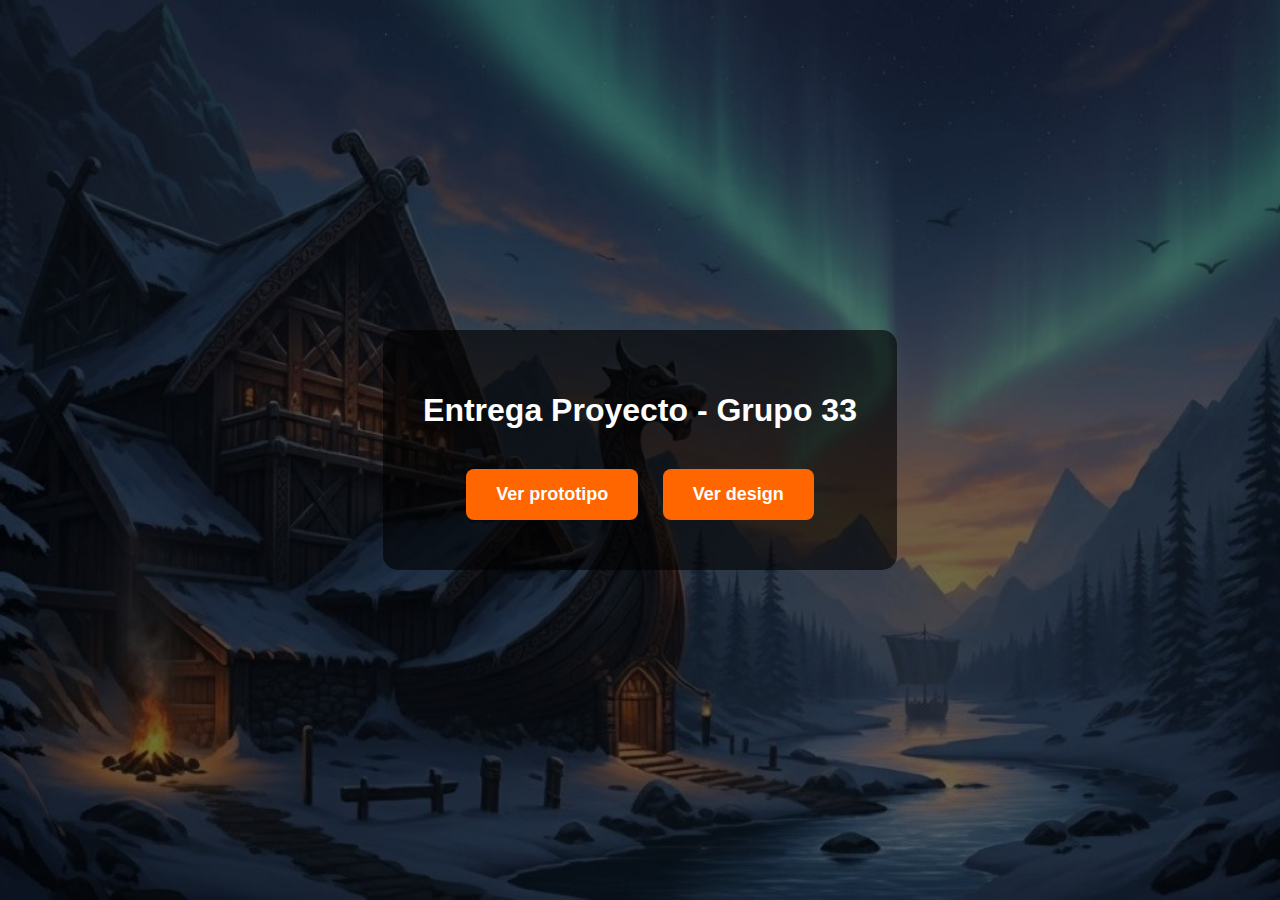
<file: Entrega 1/index.html>
<!DOCTYPE html>
<html lang="es">
<head>
  <meta charset="UTF-8">
  <meta name="viewport" content="width=device-width, initial-scale=1.0">
  <title>Entrega Proyecto - Grupo 33</title>
  <link rel="stylesheet" href="style.css">
</head>
<body>
  <div class="container">
    <h1>Entrega Proyecto - Grupo 33</h1>
    <div>
        <a href="https://www.figma.com/proto/shkRE6jMxlgsVca13hSGGP/Tpe-Interfaces-de-usuario-e-interaccion-parte-1?node-id=278-2147&p=f&t=pp7Fp8kzzoY8hpb8-0&scaling=contain&content-scaling=fixed&page-id=22%3A6" target="_blank" class="btn">
            Ver prototipo
        </a>
        <a href="https://www.figma.com/design/shkRE6jMxlgsVca13hSGGP/Tpe-Interfaces-de-usuario-e-interaccion-parte-1?node-id=0-1&t=pp7Fp8kzzoY8hpb8-1" target="_blank" class="btn">
            Ver design
        </a>
    </div>
</body>
</html>
</file>
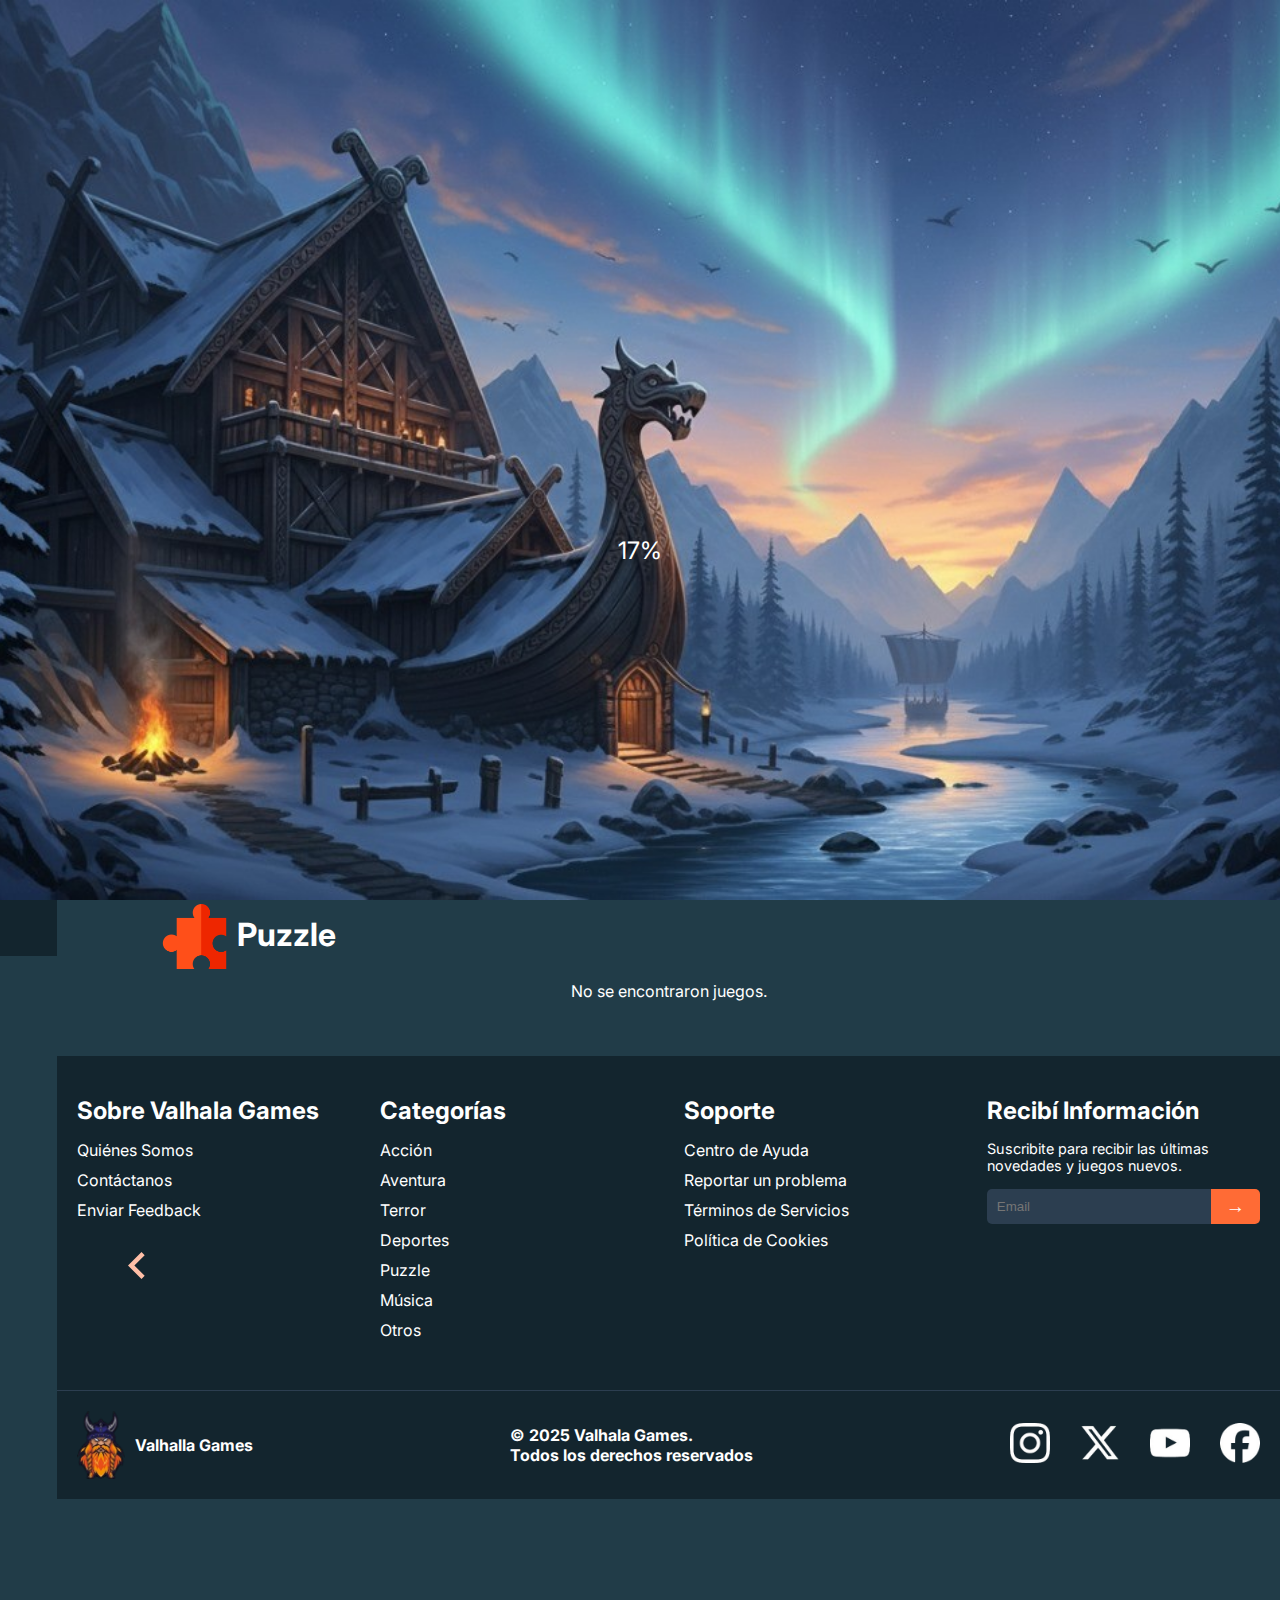
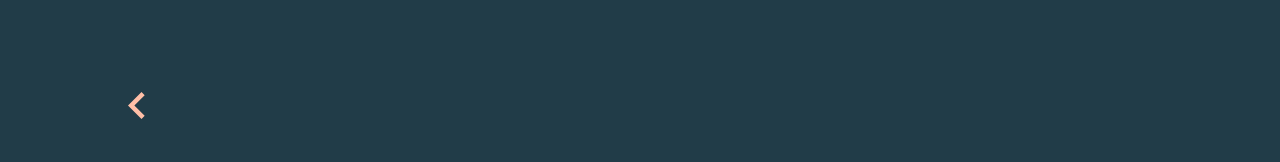
<file: Entrega 3/index.html>
<!DOCTYPE html>
<html lang="en">

<head>
    <meta charset="UTF-8">
    <meta name="viewport" content="width=device-width, initial-scale=1.0">
    <link rel="stylesheet" href="css/home.css">
    <title>Valhalla Games</title>
</head>

<body>
    <!-- Loader -->
    <div id="loader">
        <div class="runes-container">
            <div class="rune">ᚠ</div>
            <div class="rune">ᚢ</div>
            <div class="rune">ᚦ</div>
            <div class="rune">ᚬ</div>
            <div class="rune">ᚱ</div>
        </div>
        <div id="progress">0</div>
    </div>

    <!-- Main Container-->
    <div class="main-container">
        <!-- Botón hamburguesa -->
        <button id="menuHamburguesaBtn" class="sidebar-logo">
            <img id="menuIcon" src="img/Menu Hamburguesa.png" alt="Abrir menú">
        </button>
        <!-- Sidebar -->
        <aside class="sidebar" id="sidebar">
            <nav class="sidebar-nav">
                <ul>
                    <li><a href="#"><img src="img/Accion.png" alt="Acción"><span>Acción</span></a></li>
                    <li><a href="#"><img src="img/Aventura.png" alt="Aventura"><span>Aventura</span></a></li>
                    <li><a href="#"><img src="img/Terror.png" alt="Terror"><span>Terror</span></a></li>
                    <li><a href="#"><img src="img/Deportes.png" alt="Deportes"><span>Deportes</span></a></li>
                    <li><a href="#"><img src="img/rompecabezas.png" alt="Puzzle"><span>Puzzle</span></a></li>
                    <li><a href="#"><img src="img/Barcos.png" alt="Barcos"><span>Barcos</span></a></li>
                    <li><a href="#"><img src="img/Musica.png" alt="Música"><span>Música</span></a></li>
                    <li><a href="#"><img src="img/Tower Defense.png" alt="Tower Defense"><span>Tower Defense</span></a>
                    </li>
                    <li><a href="#"><img src="img/Vestir.png" alt="Vestir"><span>Vestir</span></a></li>
                </ul>
            </nav>
        </aside>

        <!-- Header -->
        <div class="content-wrapper">
            <header class="main-header">
                <a href="index.html">
                    <div class="logo-header">
                        <h1>Valhalla Games</h1>
                        <img src="img/imgPag.png" alt="Valhalla Games Logo">
                    </div>
                </a>
                <div class="search-bar">
                    <input type="text" placeholder="¿Qué vas a jugar hoy?">
                    <button id="btn-search"></button>
                </div>


                <div class="user-profile">
                    <span>Player777</span>
                    <img id="userAvatar" src="img/player.png" alt="Avatar del jugador">

                    <!-- Menú desplegable -->
                    <div id="dropdownMenu" class="dropdown hidden">
                        <button class="close-btn">
                            <img src="img/closeUser.png" alt="Volver icono"> Volver
                        </button>
                        <button>
                            <img src="img/icon-user.png" alt="Perfil icono"> Perfil
                        </button>
                        <button>
                            <img src="img/settings.png" alt="Configuración icono"> Configuración
                        </button>
                        <button id="logoutBtn">
                            <img src="img/logout.png" alt="Cerrar sesión icono"> Cerrar sesión
                        </button>
                    </div>
                </div>

            </header>

            <main class="main-content">
                <div class="trending-header">
                    <img src="img/tendencia.png" alt="Icono Juegos en tendencia">
                    <h2>Juegos en tendencia</h2>
                </div>
                <!-- Carrusel -->
                <section class="game-slider">
                    <button class="carousel-arrow left">
                        <svg xmlns="http://www.w3.org/2000/svg" viewBox="0 0 24 24" width="32" height="32">
                            <path fill="currentColor" d="M15.41 7.41 14 6l-6 6 6 6 1.41-1.41L10.83 12z" />
                        </svg>
                    </button>
                    <div class="carousel-container">
                        <div class="slide">
                            <img src="img/peg-img.jpg" alt="Peg solitaire Viking Odyssey">
                            <h3>Peg solitaire Viking Odyssey</h3>
                            <a href="html/juego.html" class="play-btn">Jugar</a>
                        </div>
                        <div class="slide">
                            <img src="img/pixel-unchartedd.jpg" alt="BLOCKA">
                            <h3>BLOCKA </h3>
                            <a href="html/blocka.html" class="play-btn">Jugar</a>
                        </div>
                        <div class="slide">
                            <img src="img/zombie-survive.jpg" alt="Zombie Survive">
                            <h3>Zombie Survive</h3>
                            <a href="html/juego.html" class="play-btn">Jugar</a>
                        </div>
                        <div class="slide">
                            <img src="img/assasin.jpg" alt="Assasin Creed Leyends">
                            <h3>Assasin Creed Leyends</h3>
                            <a href="html/juego.html" class="play-btn">Jugar</a>
                        </div>
                        <div class="slide">
                            <img src="img/soccer-hero.jpg" alt="Soccer Hero 7">
                            <h3>Soccer Hero 7</h3>
                            <a href="html/juego.html" class="play-btn">Jugar</a>
                        </div>
                        <div class="slide">
                            <img src="img/among-us.avif" alt="Among Us">
                            <h3>Among Us</h3>
                            <a href="html/juego.html" class="play-btn">Jugar</a>
                        </div>
                    </div>
                    <button class="carousel-arrow right">
                        <svg xmlns="http://www.w3.org/2000/svg" viewBox="0 0 24 24" width="32" height="32">
                            <path fill="currentColor" d="M8.59 16.59 13.17 12 8.59 7.41 10 6l6 6-6 6z" />
                        </svg>
                    </button>
                </section>

                <!-- Tus recomendados-->
                <section id="recomendados" class="game-category">
                    <!-- acomodar-->
                    <h2 class="name-category">
                        <img src="img/casco-hacha.png" alt="Icono Recomendados">
                        <span>Tus recomendados</span>
                    </h2>
                    <button class="carousel-arrow left recomendados">
                        <svg xmlns="http://www.w3.org/2000/svg" viewBox="0 0 24 24" width="32" height="32">
                            <path fill="currentColor" d="M15.41 7.41 14 6l-6 6 6 6 1.41-1.41L10.83 12z" />
                        </svg>
                    </button>
                    <div class="game-carousel" id="gameListRecommended">
                        <!-- aca se muestran los cards de juegos recomendados-->
                    </div>
                    <button class="carousel-arrow right recomendados">
                        <svg xmlns="http://www.w3.org/2000/svg" viewBox="0 0 24 24" width="32" height="32">
                            <path fill="currentColor" d="M8.59 16.59 13.17 12 8.59 7.41 10 6l6 6-6 6z" />
                        </svg>
                    </button>
                </section>
                <!-- Accion-->
                <section id="acccion" class="game-category">
                    <h2 class="name-category">
                        <img src="img/Accion.png" alt="Icono Recomendados">
                        <span>Accion</span>
                    </h2>
                    <button class="carousel-arrow left accion">
                        <svg xmlns="http://www.w3.org/2000/svg" viewBox="0 0 24 24" width="32" height="32">
                            <path fill="currentColor" d="M15.41 7.41 14 6l-6 6 6 6 1.41-1.41L10.83 12z" />
                        </svg>
                    </button>
                    <div class="game-carousel" id="gameListAdventure">
                        <!-- aca se muestran los cards de juegos accion-->
                    </div>
                    <button class="carousel-arrow right accion">
                        <svg xmlns="http://www.w3.org/2000/svg" viewBox="0 0 24 24" width="32" height="32">
                            <path fill="currentColor" d="M8.59 16.59 13.17 12 8.59 7.41 10 6l6 6-6 6z" />
                        </svg>
                    </button>
                </section>
                <!-- Puzzle-->
                <section id="puzzle" class="game-category">
                    <h2 class="name-category">
                        <img class="puzzle" src="img/rompecabezas.png" alt="Icono Recomendados">
                        <span class="puzzlespan">Puzzle</span>
                    </h2>
                    <button class="carousel-arrow left puzzle">
                        <svg xmlns="http://www.w3.org/2000/svg" viewBox="0 0 24 24" width="32" height="32">
                            <path fill="currentColor" d="M15.41 7.41 14 6l-6 6 6 6 1.41-1.41L10.83 12z" />
                        </svg>
                    </button>
                    <div class="game-carousel" id="gameListPuzzle">
                        <!-- aca se muestran los cards de juegos accion-->
                    </div>
                    <button class="carousel-arrow right puzzle">
                        <svg xmlns="http://www.w3.org/2000/svg" viewBox="0 0 24 24" width="32" height="32">
                            <path fill="currentColor" d="M8.59 16.59 13.17 12 8.59 7.41 10 6l6 6-6 6z" />
                        </svg>
                    </button>
                </section>

            </main>
            <footer class="main-footer">
                <div class="footer-container">
                    <div class="footer-section">
                        <h4>Sobre Valhala Games</h4>
                        <ul>
                            <li><a href="#">Quiénes Somos</a></li>
                            <li><a href="#">Contáctanos</a></li>
                            <li><a href="#">Enviar Feedback</a></li>
                        </ul>
                    </div>
                    <div class="footer-section">
                        <h4>Categorías</h4>
                        <ul>
                            <li><a href="#">Acción</a></li>
                            <li><a href="#">Aventura</a></li>
                            <li><a href="#">Terror</a></li>
                            <li><a href="#">Deportes</a></li>
                            <li><a href="#">Puzzle</a></li>
                            <li><a href="#">Música</a></li>
                            <li><a href="#">Otros</a></li>
                        </ul>
                    </div>
                    <div class="footer-section">
                        <h4>Soporte</h4>
                        <ul>
                            <li><a href="#">Centro de Ayuda</a></li>
                            <li><a href="#">Reportar un problema</a></li>
                            <li><a href="#">Términos de Servicios</a></li>
                            <li><a href="#">Política de Cookies</a></li>
                        </ul>
                    </div>
                    <div class="footer-section">
                        <h4>Recibí Información</h4>
                        <p>Suscribite para recibir las últimas novedades y juegos nuevos.</p>
                        <form class="newsletter-form">
                            <input type="email" placeholder="Email">
                            <button type="submit">→</button>
                        </form>
                    </div>
                </div>
            </footer>
            <div class="footer-bottom">
                <div class="footer-bottom-container"> <a href="index.html">
                        <div class="footer-logo">
                            <img src="img/imgPag.png" alt="Logo Valhalla Games">
                            <span>Valhalla Games</span>
                        </div>
                    </a>
                    <p class="copyright">© 2025 Valhala Games.<br>Todos los derechos reservados</p>
                    <div class="social-icons">
                        <a href="#"><img src="img/ig.png" alt="Instagram"></a>
                        <a href="#"><img src="img/twitter.png" alt="X"></a>
                        <a href="#"><img src="img/yt.png" alt="Youtube"></a>
                        <a href="#"><img src="img/facebook.png" alt="Facebook"></a>
                    </div>
                </div>
            </div>
        </div>
    </div>
    <script src="js/home.js"></script>
</body>

</html>
</file>
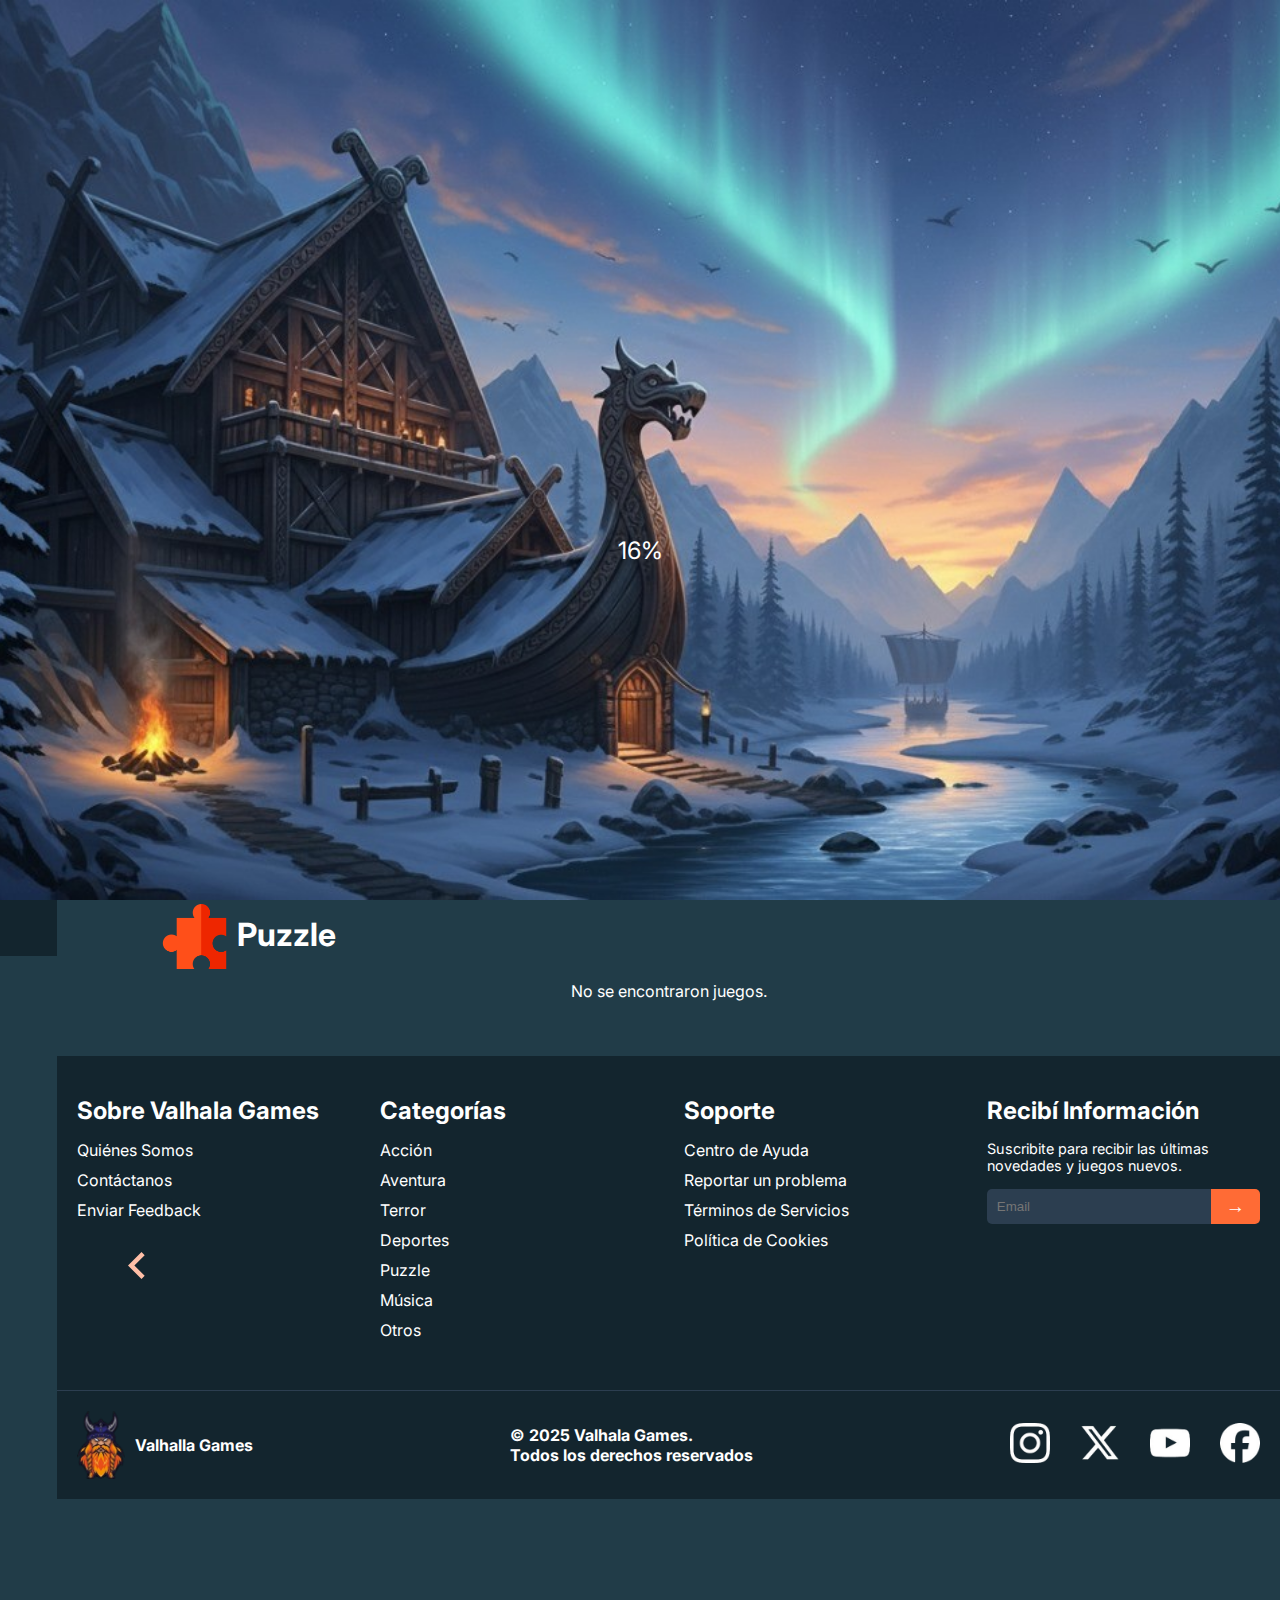
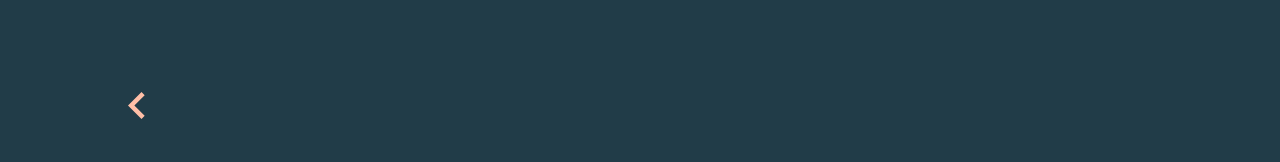
<file: Entrega 4/index.html>
<!DOCTYPE html>
<html lang="en">

<head>
    <meta charset="UTF-8">
    <meta name="viewport" content="width=device-width, initial-scale=1.0">
    <link rel="stylesheet" href="css/home.css">
    <title>Valhalla Games</title>
</head>

<body>
    <!-- Loader -->
    <div id="loader">
        <div class="runes-container">
            <div class="rune">ᚠ</div>
            <div class="rune">ᚢ</div>
            <div class="rune">ᚦ</div>
            <div class="rune">ᚬ</div>
            <div class="rune">ᚱ</div>
        </div>
        <div id="progress">0</div>
    </div>

    <!-- Main Container-->
    <div class="main-container">
        <!-- Botón hamburguesa -->
        <button id="menuHamburguesaBtn" class="sidebar-logo">
            <img id="menuIcon" src="img/Menu Hamburguesa.png" alt="Abrir menú">
        </button>
        <!-- Sidebar -->
        <aside class="sidebar" id="sidebar">
            <nav class="sidebar-nav">
                <ul>
                    <li><a href="#"><img src="img/Accion.png" alt="Acción"><span>Acción</span></a></li>
                    <li><a href="#"><img src="img/Aventura.png" alt="Aventura"><span>Aventura</span></a></li>
                    <li><a href="#"><img src="img/Terror.png" alt="Terror"><span>Terror</span></a></li>
                    <li><a href="#"><img src="img/Deportes.png" alt="Deportes"><span>Deportes</span></a></li>
                    <li><a href="#"><img src="img/rompecabezas.png" alt="Puzzle"><span>Puzzle</span></a></li>
                    <li><a href="#"><img src="img/Barcos.png" alt="Barcos"><span>Barcos</span></a></li>
                    <li><a href="#"><img src="img/Musica.png" alt="Música"><span>Música</span></a></li>
                    <li><a href="#"><img src="img/Tower Defense.png" alt="Tower Defense"><span>Tower Defense</span></a>
                    </li>
                    <li><a href="#"><img src="img/Vestir.png" alt="Vestir"><span>Vestir</span></a></li>
                </ul>
            </nav>
        </aside>

        <!-- Header -->
        <div class="content-wrapper">
            <header class="main-header">
                <a href="index.html">
                    <div class="logo-header">
                        <h1>Valhalla Games</h1>
                        <img src="img/imgPag.png" alt="Valhalla Games Logo">
                    </div>
                </a>
                <div class="search-bar">
                    <input type="text" placeholder="¿Qué vas a jugar hoy?">
                    <button id="btn-search"></button>
                </div>


                <div class="user-profile">
                    <span>Player777</span>
                    <img id="userAvatar" src="img/player.png" alt="Avatar del jugador">

                    <!-- Menú desplegable -->
                    <div id="dropdownMenu" class="dropdown hidden">
                        <button class="close-btn">
                            <img src="img/closeUser.png" alt="Volver icono"> Volver
                        </button>
                        <button>
                            <img src="img/icon-user.png" alt="Perfil icono"> Perfil
                        </button>
                        <button>
                            <img src="img/settings.png" alt="Configuración icono"> Configuración
                        </button>
                        <button id="logoutBtn">
                            <img src="img/logout.png" alt="Cerrar sesión icono"> Cerrar sesión
                        </button>
                    </div>
                </div>

            </header>

            <main class="main-content">
                <div class="trending-header">
                    <img src="img/tendencia.png" alt="Icono Juegos en tendencia">
                    <h2>Juegos en tendencia</h2>
                </div>
                <!-- Carrusel -->
                <section class="game-slider">
                    <button class="carousel-arrow left">
                        <svg xmlns="http://www.w3.org/2000/svg" viewBox="0 0 24 24" width="32" height="32">
                            <path fill="currentColor" d="M15.41 7.41 14 6l-6 6 6 6 1.41-1.41L10.83 12z" />
                        </svg>
                    </button>
                    <div class="carousel-container">
                        <div class="slide">
                            <img src="img/peg-img.jpg" alt="Peg solitaire Viking Odyssey">
                            <h3>Peg solitaire Viking Odyssey</h3>
                            <a href="html/juego.html" class="play-btn">Jugar</a>
                        </div>
                        <div class="slide">
                            <img src="img/imgBlocka/blocka-ben10.png" alt="BLOCKA">
                            <h3>BLOCKA </h3>
                            <a href="html/blocka.html" class="play-btn">Jugar</a>
                        </div>
                        <div class="slide">
                            <img src="img/zombie-survive.jpg" alt="Zombie Survive">
                            <h3>Zombie Survive</h3>
                            <a href="html/juego.html" class="play-btn">Jugar</a>
                        </div>
                        <div class="slide">
                            <img src="img/assasin.jpg" alt="Assasin Creed Leyends">
                            <h3>Assasin Creed Leyends</h3>
                            <a href="html/juego.html" class="play-btn">Jugar</a>
                        </div>
                        <div class="slide">
                            <img src="img/soccer-hero.jpg" alt="Soccer Hero 7">
                            <h3>Soccer Hero 7</h3>
                            <a href="html/juego.html" class="play-btn">Jugar</a>
                        </div>
                        <div class="slide">
                            <img src="img/among-us.avif" alt="Among Us">
                            <h3>Among Us</h3>
                            <a href="html/juego.html" class="play-btn">Jugar</a>
                        </div>
                    </div>
                    <button class="carousel-arrow right">
                        <svg xmlns="http://www.w3.org/2000/svg" viewBox="0 0 24 24" width="32" height="32">
                            <path fill="currentColor" d="M8.59 16.59 13.17 12 8.59 7.41 10 6l6 6-6 6z" />
                        </svg>
                    </button>
                </section>

                <!-- Tus recomendados-->
                <section id="recomendados" class="game-category">
                    <!-- acomodar-->
                    <h2 class="name-category">
                        <img src="img/casco-hacha.png" alt="Icono Recomendados">
                        <span>Tus recomendados</span>
                    </h2>
                    <button class="carousel-arrow left recomendados">
                        <svg xmlns="http://www.w3.org/2000/svg" viewBox="0 0 24 24" width="32" height="32">
                            <path fill="currentColor" d="M15.41 7.41 14 6l-6 6 6 6 1.41-1.41L10.83 12z" />
                        </svg>
                    </button>
                    <div class="game-carousel" id="gameListRecommended">
                        <!-- aca se muestran los cards de juegos recomendados-->
                    </div>
                    <button class="carousel-arrow right recomendados">
                        <svg xmlns="http://www.w3.org/2000/svg" viewBox="0 0 24 24" width="32" height="32">
                            <path fill="currentColor" d="M8.59 16.59 13.17 12 8.59 7.41 10 6l6 6-6 6z" />
                        </svg>
                    </button>
                </section>
                <!-- Accion-->
                <section id="acccion" class="game-category">
                    <h2 class="name-category">
                        <img src="img/Accion.png" alt="Icono Recomendados">
                        <span>Accion</span>
                    </h2>
                    <button class="carousel-arrow left accion">
                        <svg xmlns="http://www.w3.org/2000/svg" viewBox="0 0 24 24" width="32" height="32">
                            <path fill="currentColor" d="M15.41 7.41 14 6l-6 6 6 6 1.41-1.41L10.83 12z" />
                        </svg>
                    </button>
                    <div class="game-carousel" id="gameListAdventure">
                        <!-- aca se muestran los cards de juegos accion-->
                    </div>
                    <button class="carousel-arrow right accion">
                        <svg xmlns="http://www.w3.org/2000/svg" viewBox="0 0 24 24" width="32" height="32">
                            <path fill="currentColor" d="M8.59 16.59 13.17 12 8.59 7.41 10 6l6 6-6 6z" />
                        </svg>
                    </button>
                </section>
                <!-- Puzzle-->
                <section id="puzzle" class="game-category">
                    <h2 class="name-category">
                        <img class="puzzle" src="img/rompecabezas.png" alt="Icono Recomendados">
                        <span class="puzzlespan">Puzzle</span>
                    </h2>
                    <button class="carousel-arrow left puzzle">
                        <svg xmlns="http://www.w3.org/2000/svg" viewBox="0 0 24 24" width="32" height="32">
                            <path fill="currentColor" d="M15.41 7.41 14 6l-6 6 6 6 1.41-1.41L10.83 12z" />
                        </svg>
                    </button>
                    <div class="game-carousel" id="gameListPuzzle">
                        <!-- aca se muestran los cards de juegos accion-->
                    </div>
                    <button class="carousel-arrow right puzzle">
                        <svg xmlns="http://www.w3.org/2000/svg" viewBox="0 0 24 24" width="32" height="32">
                            <path fill="currentColor" d="M8.59 16.59 13.17 12 8.59 7.41 10 6l6 6-6 6z" />
                        </svg>
                    </button>
                </section>

            </main>
            <footer class="main-footer">
                <div class="footer-container">
                    <div class="footer-section">
                        <h4>Sobre Valhala Games</h4>
                        <ul>
                            <li><a href="#">Quiénes Somos</a></li>
                            <li><a href="#">Contáctanos</a></li>
                            <li><a href="#">Enviar Feedback</a></li>
                        </ul>
                    </div>
                    <div class="footer-section">
                        <h4>Categorías</h4>
                        <ul>
                            <li><a href="#">Acción</a></li>
                            <li><a href="#">Aventura</a></li>
                            <li><a href="#">Terror</a></li>
                            <li><a href="#">Deportes</a></li>
                            <li><a href="#">Puzzle</a></li>
                            <li><a href="#">Música</a></li>
                            <li><a href="#">Otros</a></li>
                        </ul>
                    </div>
                    <div class="footer-section">
                        <h4>Soporte</h4>
                        <ul>
                            <li><a href="#">Centro de Ayuda</a></li>
                            <li><a href="#">Reportar un problema</a></li>
                            <li><a href="#">Términos de Servicios</a></li>
                            <li><a href="#">Política de Cookies</a></li>
                        </ul>
                    </div>
                    <div class="footer-section">
                        <h4>Recibí Información</h4>
                        <p>Suscribite para recibir las últimas novedades y juegos nuevos.</p>
                        <form class="newsletter-form">
                            <input type="email" placeholder="Email">
                            <button type="submit">→</button>
                        </form>
                    </div>
                </div>
            </footer>
            <div class="footer-bottom">
                <div class="footer-bottom-container"> <a href="index.html">
                        <div class="footer-logo">
                            <img src="img/imgPag.png" alt="Logo Valhalla Games">
                            <span>Valhalla Games</span>
                        </div>
                    </a>
                    <p class="copyright">© 2025 Valhala Games.<br>Todos los derechos reservados</p>
                    <div class="social-icons">
                        <a href="#"><img src="img/ig.png" alt="Instagram"></a>
                        <a href="#"><img src="img/twitter.png" alt="X"></a>
                        <a href="#"><img src="img/yt.png" alt="Youtube"></a>
                        <a href="#"><img src="img/facebook.png" alt="Facebook"></a>
                    </div>
                </div>
            </div>
        </div>
    </div>
    <script src="js/home.js"></script>
</body>

</html>
</file>
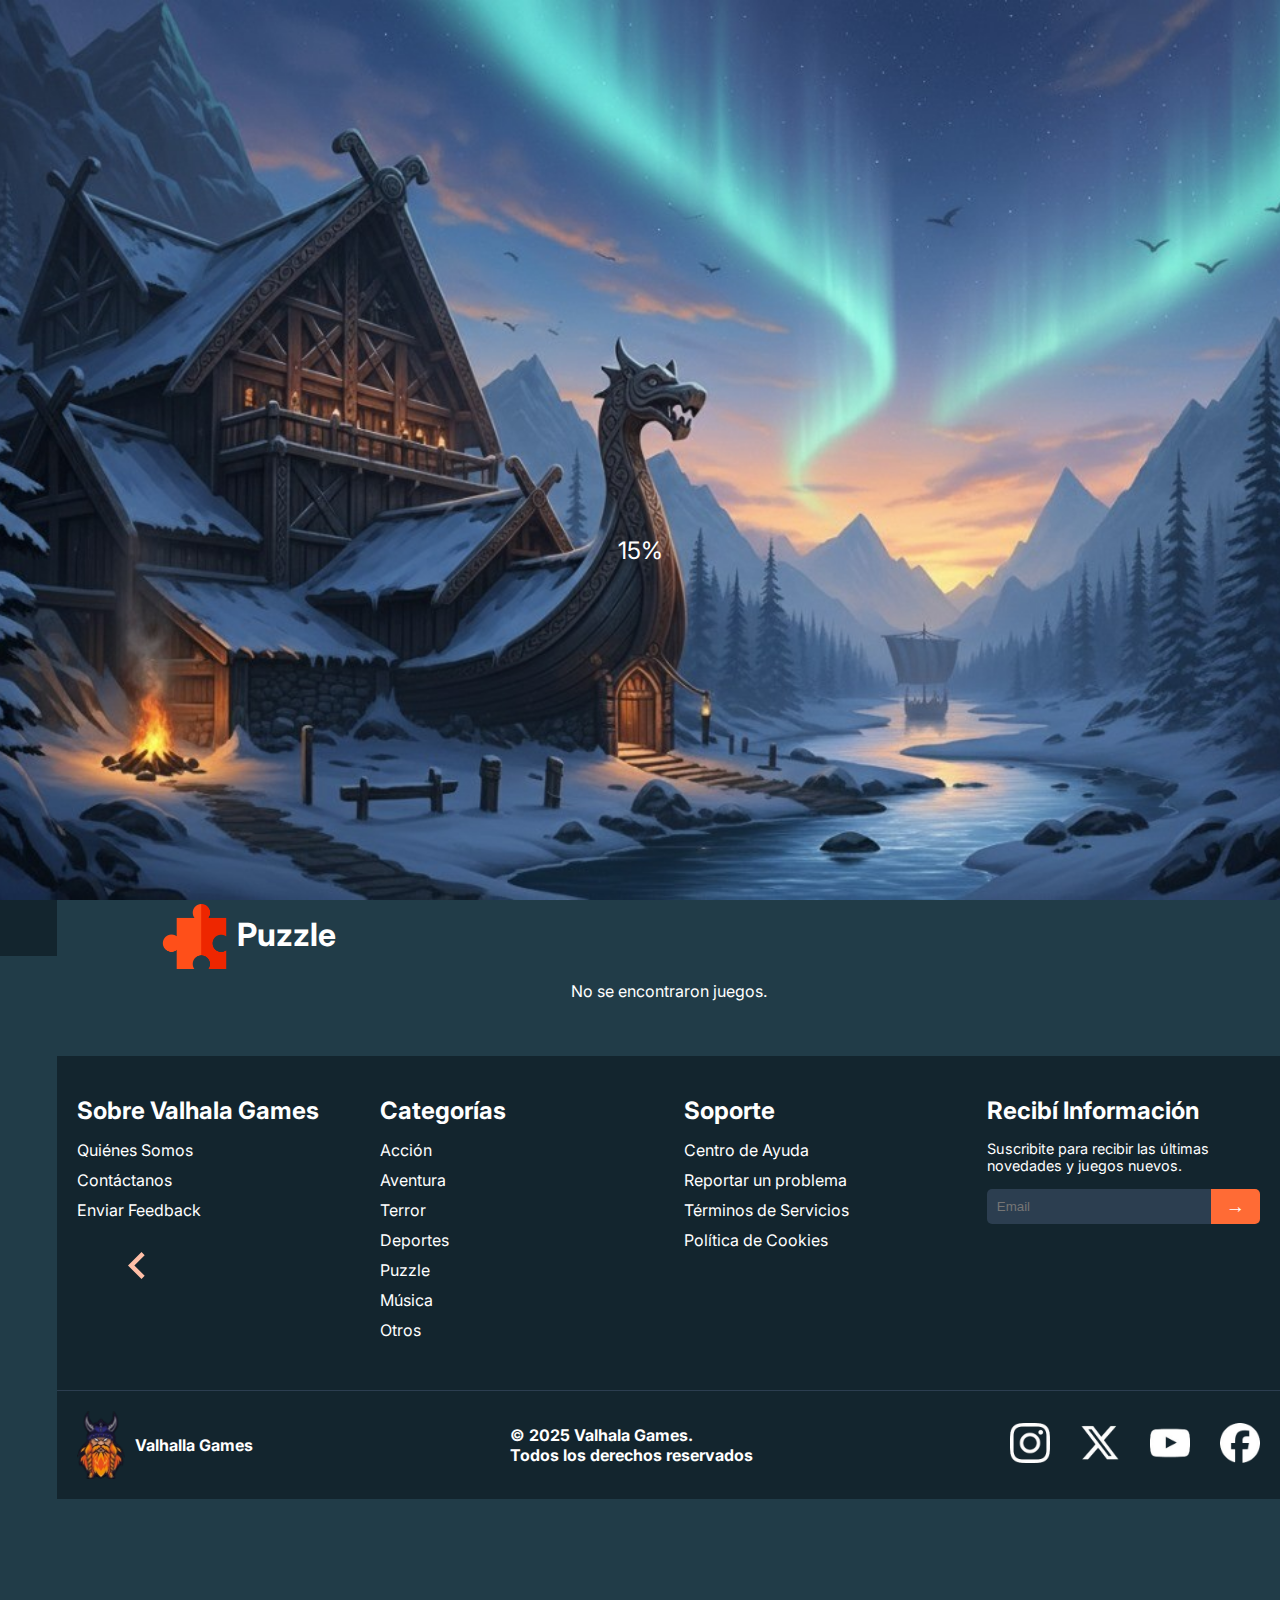
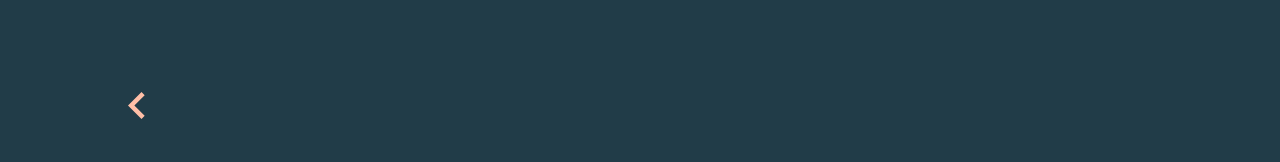
<file: Entrega 5/index.html>
<!DOCTYPE html>
<html lang="en">

<head>
    <meta charset="UTF-8">
    <meta name="viewport" content="width=device-width, initial-scale=1.0">
    <link rel="stylesheet" href="css/home.css">
    <title>Valhalla Games</title>
</head>

<body>
    <!-- Loader -->
    <div id="loader">
        <div class="runes-container">
            <div class="rune">ᚠ</div>
            <div class="rune">ᚢ</div>
            <div class="rune">ᚦ</div>
            <div class="rune">ᚬ</div>
            <div class="rune">ᚱ</div>
        </div>
        <div id="progress">0</div>
    </div>

    <!-- Main Container-->
    <div class="main-container">
        <!-- Botón hamburguesa -->
        <button id="menuHamburguesaBtn" class="sidebar-logo">
            <img id="menuIcon" src="img/Menu Hamburguesa.png" alt="Abrir menú">
        </button>
        <!-- Sidebar -->
        <aside class="sidebar" id="sidebar">
            <nav class="sidebar-nav">
                <ul>
                    <li><a href="#"><img src="img/Accion.png" alt="Acción"><span>Acción</span></a></li>
                    <li><a href="#"><img src="img/Aventura.png" alt="Aventura"><span>Aventura</span></a></li>
                    <li><a href="#"><img src="img/Terror.png" alt="Terror"><span>Terror</span></a></li>
                    <li><a href="#"><img src="img/Deportes.png" alt="Deportes"><span>Deportes</span></a></li>
                    <li><a href="#"><img src="img/rompecabezas.png" alt="Puzzle"><span>Puzzle</span></a></li>
                    <li><a href="#"><img src="img/Barcos.png" alt="Barcos"><span>Barcos</span></a></li>
                    <li><a href="#"><img src="img/Musica.png" alt="Música"><span>Música</span></a></li>
                    <li><a href="#"><img src="img/Tower Defense.png" alt="Tower Defense"><span>Tower Defense</span></a>
                    </li>
                    <li><a href="#"><img src="img/Vestir.png" alt="Vestir"><span>Vestir</span></a></li>
                </ul>
            </nav>
        </aside>

        <!-- Header -->
        <div class="content-wrapper">
            <header class="main-header">
                <a href="index.html">
                    <div class="logo-header">
                        <h1>Valhalla Games</h1>
                        <img src="img/imgPag.png" alt="Valhalla Games Logo">
                    </div>
                </a>
                <div class="search-bar">
                    <input type="text" placeholder="¿Qué vas a jugar hoy?">
                    <button id="btn-search"></button>
                </div>


                <div class="user-profile">
                    <span>Player777</span>
                    <img id="userAvatar" src="img/player.png" alt="Avatar del jugador">

                    <!-- Menú desplegable -->
                    <div id="dropdownMenu" class="dropdown hidden">
                        <button class="close-btn">
                            <img src="img/closeUser.png" alt="Volver icono"> Volver
                        </button>
                        <button>
                            <img src="img/icon-user.png" alt="Perfil icono"> Perfil
                        </button>
                        <button>
                            <img src="img/settings.png" alt="Configuración icono"> Configuración
                        </button>
                        <button id="logoutBtn">
                            <img src="img/logout.png" alt="Cerrar sesión icono"> Cerrar sesión
                        </button>
                    </div>
                </div>

            </header>

            <main class="main-content">
                <div class="trending-header">
                    <img src="img/tendencia.png" alt="Icono Juegos en tendencia">
                    <h2>Juegos en tendencia</h2>
                </div>
                <!-- Carrusel -->
                <section class="game-slider">
                    <button class="carousel-arrow left">
                        <svg xmlns="http://www.w3.org/2000/svg" viewBox="0 0 24 24" width="32" height="32">
                            <path fill="currentColor" d="M15.41 7.41 14 6l-6 6 6 6 1.41-1.41L10.83 12z" />
                        </svg>
                    </button>
                    <div class="carousel-container">
                        <div class="slide">
                            <img src="img/peg-img.jpg" alt="Peg solitaire Viking Odyssey">
                            <h3>Peg solitaire Viking Odyssey</h3>
                            <a href="html/juego.html" class="play-btn">Jugar</a>
                        </div>
                        <div class="slide">
                            <img src="img/imgBlocka/blocka-ben10.png" alt="BLOCKA">
                            <h3>BLOCKA </h3>
                            <a href="html/blocka.html" class="play-btn">Jugar</a>
                        </div>
                        <div class="slide">
                            <img src="img/zombie-survive.jpg" alt="Zombie Survive">
                            <h3>Zombie Survive</h3>
                            <a href="html/juego.html" class="play-btn">Jugar</a>
                        </div>
                        <div class="slide">
                            <img src="img/assasin.jpg" alt="Assasin Creed Leyends">
                            <h3>Assasin Creed Leyends</h3>
                            <a href="html/juego.html" class="play-btn">Jugar</a>
                        </div>
                        <div class="slide">
                            <img src="img/soccer-hero.jpg" alt="Soccer Hero 7">
                            <h3>Soccer Hero 7</h3>
                            <a href="html/juego.html" class="play-btn">Jugar</a>
                        </div>
                        <div class="slide">
                            <img src="img/ImgFlappy/Valhalla Flight.png" alt="Among Us">
                            <h3>Valhalla Flight</h3>
                            <a href="html/Flappy.html" class="play-btn">Jugar</a>
                        </div>
                    </div>
                    <button class="carousel-arrow right">
                        <svg xmlns="http://www.w3.org/2000/svg" viewBox="0 0 24 24" width="32" height="32">
                            <path fill="currentColor" d="M8.59 16.59 13.17 12 8.59 7.41 10 6l6 6-6 6z" />
                        </svg>
                    </button>
                </section>

                <!-- Tus recomendados-->
                <section id="recomendados" class="game-category">
                    <!-- acomodar-->
                    <h2 class="name-category">
                        <img src="img/casco-hacha.png" alt="Icono Recomendados">
                        <span>Tus recomendados</span>
                    </h2>
                    <button class="carousel-arrow left recomendados">
                        <svg xmlns="http://www.w3.org/2000/svg" viewBox="0 0 24 24" width="32" height="32">
                            <path fill="currentColor" d="M15.41 7.41 14 6l-6 6 6 6 1.41-1.41L10.83 12z" />
                        </svg>
                    </button>
                    <div class="game-carousel" id="gameListRecommended">
                        <!-- aca se muestran los cards de juegos recomendados-->
                    </div>
                    <button class="carousel-arrow right recomendados">
                        <svg xmlns="http://www.w3.org/2000/svg" viewBox="0 0 24 24" width="32" height="32">
                            <path fill="currentColor" d="M8.59 16.59 13.17 12 8.59 7.41 10 6l6 6-6 6z" />
                        </svg>
                    </button>
                </section>
                <!-- Accion-->
                <section id="acccion" class="game-category">
                    <h2 class="name-category">
                        <img src="img/Accion.png" alt="Icono Recomendados">
                        <span>Accion</span>
                    </h2>
                    <button class="carousel-arrow left accion">
                        <svg xmlns="http://www.w3.org/2000/svg" viewBox="0 0 24 24" width="32" height="32">
                            <path fill="currentColor" d="M15.41 7.41 14 6l-6 6 6 6 1.41-1.41L10.83 12z" />
                        </svg>
                    </button>
                    <div class="game-carousel" id="gameListAdventure">
                        <!-- aca se muestran los cards de juegos accion-->
                    </div>
                    <button class="carousel-arrow right accion">
                        <svg xmlns="http://www.w3.org/2000/svg" viewBox="0 0 24 24" width="32" height="32">
                            <path fill="currentColor" d="M8.59 16.59 13.17 12 8.59 7.41 10 6l6 6-6 6z" />
                        </svg>
                    </button>
                </section>
                <!-- Puzzle-->
                <section id="puzzle" class="game-category">
                    <h2 class="name-category">
                        <img class="puzzle" src="img/rompecabezas.png" alt="Icono Recomendados">
                        <span class="puzzlespan">Puzzle</span>
                    </h2>
                    <button class="carousel-arrow left puzzle">
                        <svg xmlns="http://www.w3.org/2000/svg" viewBox="0 0 24 24" width="32" height="32">
                            <path fill="currentColor" d="M15.41 7.41 14 6l-6 6 6 6 1.41-1.41L10.83 12z" />
                        </svg>
                    </button>
                    <div class="game-carousel" id="gameListPuzzle">
                        <!-- aca se muestran los cards de juegos accion-->
                    </div>
                    <button class="carousel-arrow right puzzle">
                        <svg xmlns="http://www.w3.org/2000/svg" viewBox="0 0 24 24" width="32" height="32">
                            <path fill="currentColor" d="M8.59 16.59 13.17 12 8.59 7.41 10 6l6 6-6 6z" />
                        </svg>
                    </button>
                </section>

            </main>
            <footer class="main-footer">
                <div class="footer-container">
                    <div class="footer-section">
                        <h4>Sobre Valhala Games</h4>
                        <ul>
                            <li><a href="#">Quiénes Somos</a></li>
                            <li><a href="#">Contáctanos</a></li>
                            <li><a href="#">Enviar Feedback</a></li>
                        </ul>
                    </div>
                    <div class="footer-section">
                        <h4>Categorías</h4>
                        <ul>
                            <li><a href="#">Acción</a></li>
                            <li><a href="#">Aventura</a></li>
                            <li><a href="#">Terror</a></li>
                            <li><a href="#">Deportes</a></li>
                            <li><a href="#">Puzzle</a></li>
                            <li><a href="#">Música</a></li>
                            <li><a href="#">Otros</a></li>
                        </ul>
                    </div>
                    <div class="footer-section">
                        <h4>Soporte</h4>
                        <ul>
                            <li><a href="#">Centro de Ayuda</a></li>
                            <li><a href="#">Reportar un problema</a></li>
                            <li><a href="#">Términos de Servicios</a></li>
                            <li><a href="#">Política de Cookies</a></li>
                        </ul>
                    </div>
                    <div class="footer-section">
                        <h4>Recibí Información</h4>
                        <p>Suscribite para recibir las últimas novedades y juegos nuevos.</p>
                        <form class="newsletter-form">
                            <input type="email" placeholder="Email">
                            <button type="submit">→</button>
                        </form>
                    </div>
                </div>
            </footer>
            <div class="footer-bottom">
                <div class="footer-bottom-container"> <a href="index.html">
                        <div class="footer-logo">
                            <img src="img/imgPag.png" alt="Logo Valhalla Games">
                            <span>Valhalla Games</span>
                        </div>
                    </a>
                    <p class="copyright">© 2025 Valhala Games.<br>Todos los derechos reservados</p>
                    <div class="social-icons">
                        <a href="#"><img src="img/ig.png" alt="Instagram"></a>
                        <a href="#"><img src="img/twitter.png" alt="X"></a>
                        <a href="#"><img src="img/yt.png" alt="Youtube"></a>
                        <a href="#"><img src="img/facebook.png" alt="Facebook"></a>
                    </div>
                </div>
            </div>
        </div>
    </div>
    <script src="js/home.js"></script>
</body>

</html>
</file>
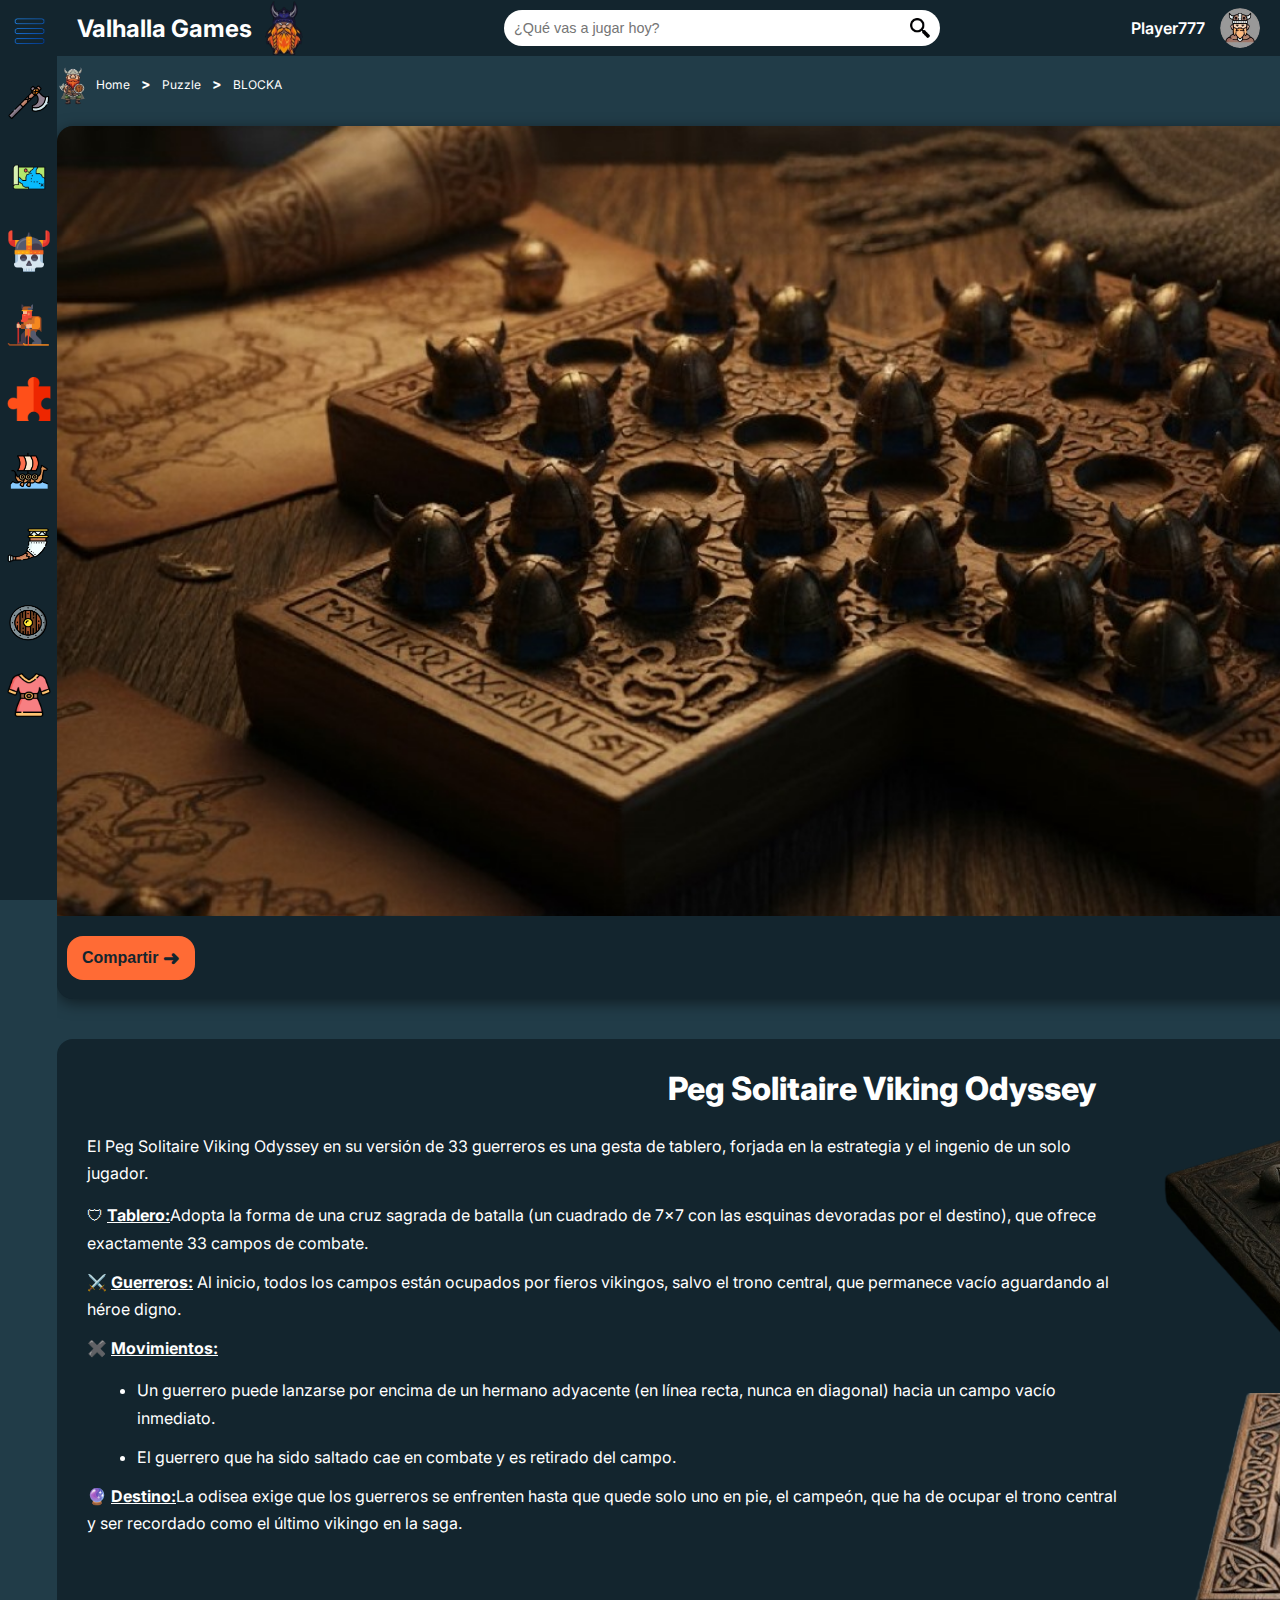
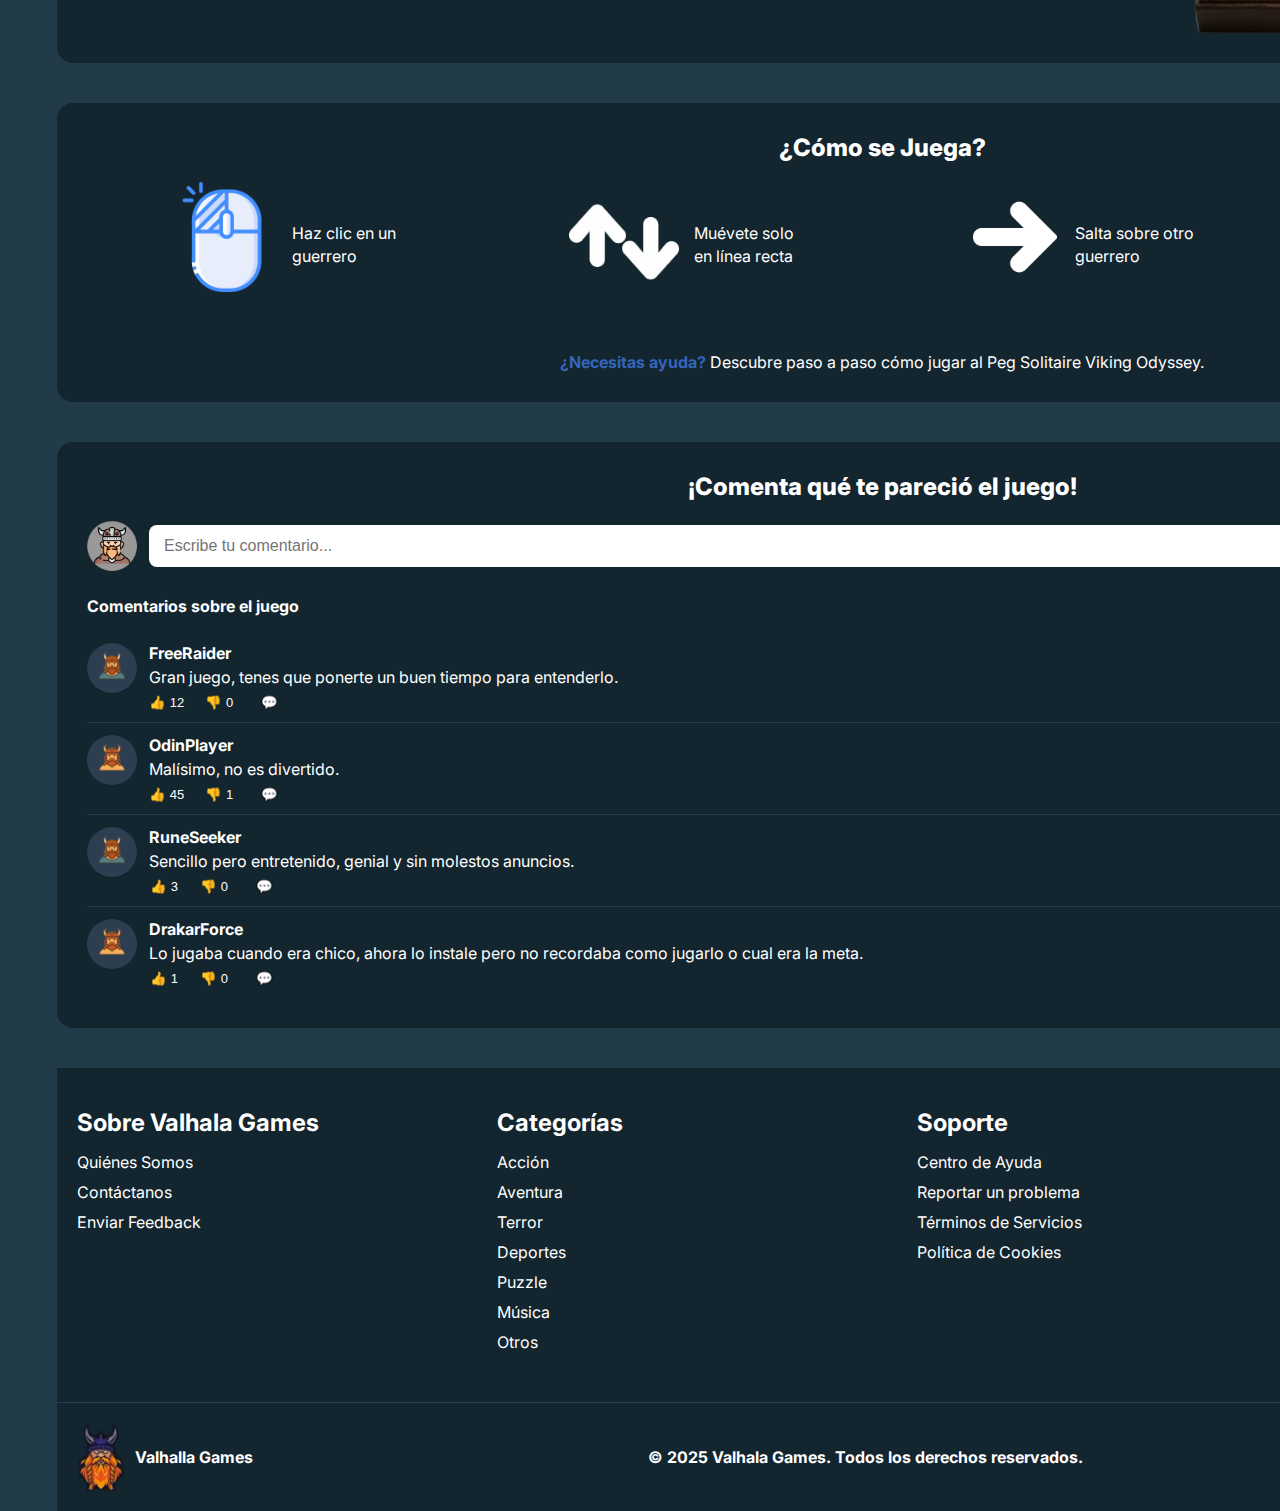
<file: Entrega 3/html/juego.html>
<!DOCTYPE html>
<html lang="en">

<head>
    <meta charset="UTF-8">
    <meta name="viewport" content="width=device-width, initial-scale=1.0">
    <link rel="stylesheet" href="../css/juego.css">
    <title>Juego</title>
</head>

<body>
    <div class="main-container">
        <aside class="sidebar" id="sidebar">
            <div class="sidebar-logo">
                <button id="menuHamburguesaBtn">
                    <img id="menuIcon" src="../img/Menu Hamburguesa.png" alt="Abrir menú">
                </button>
            </div>
            <nav class="sidebar-nav">
                <ul>
                    <li><a href="#"><img src="../img/Accion.png" alt="Acción"><span>Acción</span></a></li>
                    <li><a href="#"><img src="../img/Aventura.png" alt="Aventura"><span>Aventura</span></a></li>
                    <li><a href="#"><img src="../img/Terror.png" alt="Terror"><span>Terror</span></a></li>
                    <li><a href="#"><img src="../img/Deportes.png" alt="Deportes"><span>Deportes</span></a></li>
                    <li><a href="#"><img src="../img/rompecabezas.png" alt="Puzzle"><span>Puzzle</span></a></li>
                    <li><a href="#"><img src="../img/Barcos.png" alt="Barcos"><span>Barcos</span></a></li>
                    <li><a href="#"><img src="../img/Musica.png" alt="Música"><span>Música</span></a></li>
                    <li><a href="#"><img src="../img/Tower Defense.png" alt="Tower-defense"><span>Tower
                                Defense</span></a></li>
                    <li><a href="#"><img src="../img/Vestir.png" alt="Vestir"><span>Vestir</span></a></li>
                </ul>
            </nav>
        </aside>

        <div class="content-wrapper">
            <header class="main-header">
                <a href="../index.html">
                    <div class="logo-header">
                        <h1>Valhalla Games</h1>
                        <img src="../img/imgPag.png" alt="Valhalla Games Logo">
                    </div>
                </a>
                <div class="search-bar">
                    <input type="text" placeholder="¿Qué vas a jugar hoy?">
                    <button id="btn-search"></button>
                </div>

                <div class="user-profile">
                    <span>Player777</span>
                    <img id="userAvatar" src="../img/player.png" alt="Avatar del jugador">

                    <!-- Menú desplegable -->
                    <div id="dropdownMenu" class="dropdown hidden">
                        <button class="close-btn">
                            <img src="../img/closeUser.png" alt="Volver icono"> Volver
                        </button>
                        <button>
                            <img src="../img/icon-user.png" alt="Perfil icono"> Perfil
                        </button>
                        <button>
                            <img src="../img/settings.png" alt="Configuración icono"> Configuración
                        </button>
                        <button id="logoutBtn">
                            <img src="../img/logout.png" alt="Cerrar sesión icono"> Cerrar sesión
                        </button>
                    </div>
                </div>
            </header>

            <!-- Breadcrumb -->
            <nav class="breadcrumb">
                <img src="../img/viking.png" alt="Home" class="breadcrumb-icon">
                <a href="../index.html"> Home</a>
                <span class="separator">></span>
                <a href="../index.html#puzzle">Puzzle</a>
                <span class="separator">></span>
                <span>BLOCKA</span>
            </nav>



            <!-- Card principal -->
            <section class="main-card">
                <img src="../img/peg-img.jpg" alt="Juego Viking" class="main-img">
                <div class="share-container">
                    <button class="share-btn" id="toggleShare">
                        Compartir <span class="arrow">➜</span>
                    </button>
                    <div class="social-icons-share" id="socialIcons">
                        <img src="../img/wpp.png" alt="Whattsapp">
                        <img src="../img/ig.png" alt="Instagram">
                        <img src="../img/tiktok.png" alt="Tik Tok">
                        <img src="../img/email.png" alt="Email">
                        <img src="../img/mensaje.png" alt="SMS">

                    </div>
                </div>
            </section>

            <!-- Descripción -->
            <section class="game-description">
                <h2>Peg Solitaire Viking Odyssey</h2>
                <div class="desc-content">
                    <div class="text">
                        <p>
                            El Peg Solitaire Viking Odyssey en su versión de 33 guerreros es una gesta de tablero,
                            forjada en la estrategia y el ingenio de un solo jugador.
                        </p>
                        <ul>
                            <li>🛡 <b>Tablero:</b>Adopta la forma de una cruz sagrada de batalla (un cuadrado de 7x7 con
                                las esquinas devoradas por el destino), que ofrece exactamente 33 campos de combate.
                            </li>
                            <li>⚔️ <b>Guerreros:</b> Al inicio, todos los campos están ocupados por fieros vikingos,
                                salvo el trono central, que permanece vacío aguardando al héroe digno.</li>
                            <li>✖️ <b>Movimientos:</b></li>
                            <ul id="movimientos">
                                <li>Un guerrero puede lanzarse por encima de un hermano adyacente (en línea recta, nunca
                                    en diagonal) hacia un campo vacío inmediato.</li>
                                <li>El guerrero que ha sido saltado cae en combate y es retirado del campo.</li>
                            </ul>
                            <li>🔮 <b>Destino:</b>La odisea exige que los guerreros se enfrenten hasta que quede solo
                                uno en pie, el campeón, que ha de ocupar el trono central y ser recordado como el último
                                vikingo en la saga.</li>
                        </ul>
                    </div>
                    <div class="images">
                        <img src="../img/peg1.png" alt="Tablero 1">
                        <img src="../img/peg2.png" alt="Tablero 2">
                    </div>
                </div>
            </section>

            <!-- Cómo se juega -->
            <section class="how-to-play">
                <h3>¿Cómo se Juega?</h3>
                <div class="steps">
                    <div class="step">
                        <img id="mouse" src="../img/mouse.png" alt="Mouse">
                        <p>Haz clic en un guerrero</p>
                    </div>
                    <div class="step">
                        <img id="flechas" src="../img/flechas.png" alt="Flechas">
                        <p>Muévete solo en línea recta</p>
                    </div>
                    <div class="step">
                        <img id="flecha-der" src="../img/flecha-der.png" alt="Salto">
                        <p>Salta sobre otro guerrero</p>
                    </div>
                    <div class="step">
                        <img id="eliminar" src="../img/Xr-removebg-preview.png" alt="Eliminar">
                        <p>Elimina al que saltaste</p>
                    </div>
                </div>

                <p>
                    <a href="https://www.youtube.com/watch?v=qTOhdAHP05s">
                        <span id="link-ayuda">¿Necesitas ayuda?</span>
                    </a> Descubre paso a paso cómo jugar al Peg Solitaire Viking Odyssey.
                </p>
            </section>


            <!-- Comentarios -->
            <section class="comments">
                <h3>¡Comenta qué te pareció el juego!</h3>
                <div class="comment-box">
                    <img src="../img/player.png" alt="Avatar" class="avatar">
                    <input type="text" placeholder="Escribe tu comentario...">
                    <button class="send-btn">➤</button>
                </div>

                <h4>Comentarios sobre el juego</h4>

                <div class="comment">
                    <img src="../img/user1.png">
                    <div class="comment-body">
                        <p class="username">FreeRaider</p>
                        <p class="text">Gran juego, tenes que ponerte un buen tiempo para entenderlo.</p>
                        <div class="comment-actions">
                            <button class="like">👍 <span>12</span></button>
                            <button class="dislike">👎 <span>0</span></button>
                            <button class="reply">💬</button>
                        </div>
                    </div>
                </div>

                <div class="comment">
                    <img src="../img/user2.png">
                    <div class="comment-body">
                        <p class="username">OdinPlayer</p>
                        <p class="text">Malísimo, no es divertido.</p>
                        <div class="comment-actions">
                            <button class="like">👍 <span>45</span></button>
                            <button class="dislike">👎 <span>1</span></button>
                            <button class="reply">💬</button>
                        </div>
                    </div>
                </div>

                <div class="comment">
                    <img src="../img/user1.png">
                    <div class="comment-body">
                        <p class="username">RuneSeeker</p>
                        <p class="text">Sencillo pero entretenido, genial y sin molestos anuncios.</p>
                        <div class="comment-actions">
                            <button class="like">👍 <span>3</span></button>
                            <button class="dislike">👎 <span>0</span></button>
                            <button class="reply">💬</button>
                        </div>
                    </div>
                </div>

                <div class="comment">
                    <img src="../img/user2.png">
                    <div class="comment-body">
                        <p class="username">DrakarForce</p>
                        <p class="text">Lo jugaba cuando era chico, ahora lo instale pero no recordaba como jugarlo o
                            cual era la meta.</p>
                        <div class="comment-actions">
                            <button class="like">👍 <span>1</span></button>
                            <button class="dislike">👎 <span>0</span></button>
                            <button class="reply">💬</button>
                        </div>
                    </div>
                </div>
            </section>


            <!-- Footer -->
            <footer class="main-footer">
                <div class="footer-container">
                    <div class="footer-section">
                        <h4>Sobre Valhala Games</h4>
                        <ul>
                            <li><a href="#">Quiénes Somos</a></li>
                            <li><a href="#">Contáctanos</a></li>
                            <li><a href="#">Enviar Feedback</a></li>
                        </ul>
                    </div>
                    <div class="footer-section">
                        <h4>Categorías</h4>
                        <ul>
                            <li><a href="#">Acción</a></li>
                            <li><a href="#">Aventura</a></li>
                            <li><a href="#">Terror</a></li>
                            <li><a href="#">Deportes</a></li>
                            <li><a href="#">Puzzle</a></li>
                            <li><a href="#">Música</a></li>
                            <li><a href="#">Otros</a></li>
                        </ul>
                    </div>
                    <div class="footer-section">
                        <h4>Soporte</h4>
                        <ul>
                            <li><a href="#">Centro de Ayuda</a></li>
                            <li><a href="#">Reportar un problema</a></li>
                            <li><a href="#">Términos de Servicios</a></li>
                            <li><a href="#">Política de Cookies</a></li>
                        </ul>
                    </div>
                    <div class="footer-section">
                        <h4>Recibí Información</h4>
                        <p>Suscribite para recibir las últimas novedades y juegos nuevos.</p>
                        <form class="newsletter-form">
                            <input type="email" placeholder="Email">
                            <button type="submit">→</button>
                        </form>
                    </div>
                </div>
            </footer>
            <div class="footer-bottom">
                <div class="footer-bottom-container"> <a href="../index.html">
                        <div class="footer-logo">
                            <img src="../img/imgPag.png" alt="Logo Valhalla Games">
                            <span>Valhalla Games</span>
                        </div>
                    </a>
                    <p class="copyright">© 2025 Valhala Games. Todos los derechos reservados.</p>
                    <div class="social-icons">
                        <a href="#"><img src="../img/ig.png" alt="Instagram"></a>
                        <a href="#"><img src="../img/twitter.png" alt="X"></a>
                        <a href="#"><img src="../img/yt.png" alt="Youtube"></a>
                        <a href="#"><img src="../img/facebook.png" alt="Facebook"></a>
                    </div>
                </div>
            </div>
        </div>


    </div>
    <script src="../js/juego.js"></script>
</body>

</html>
</file>
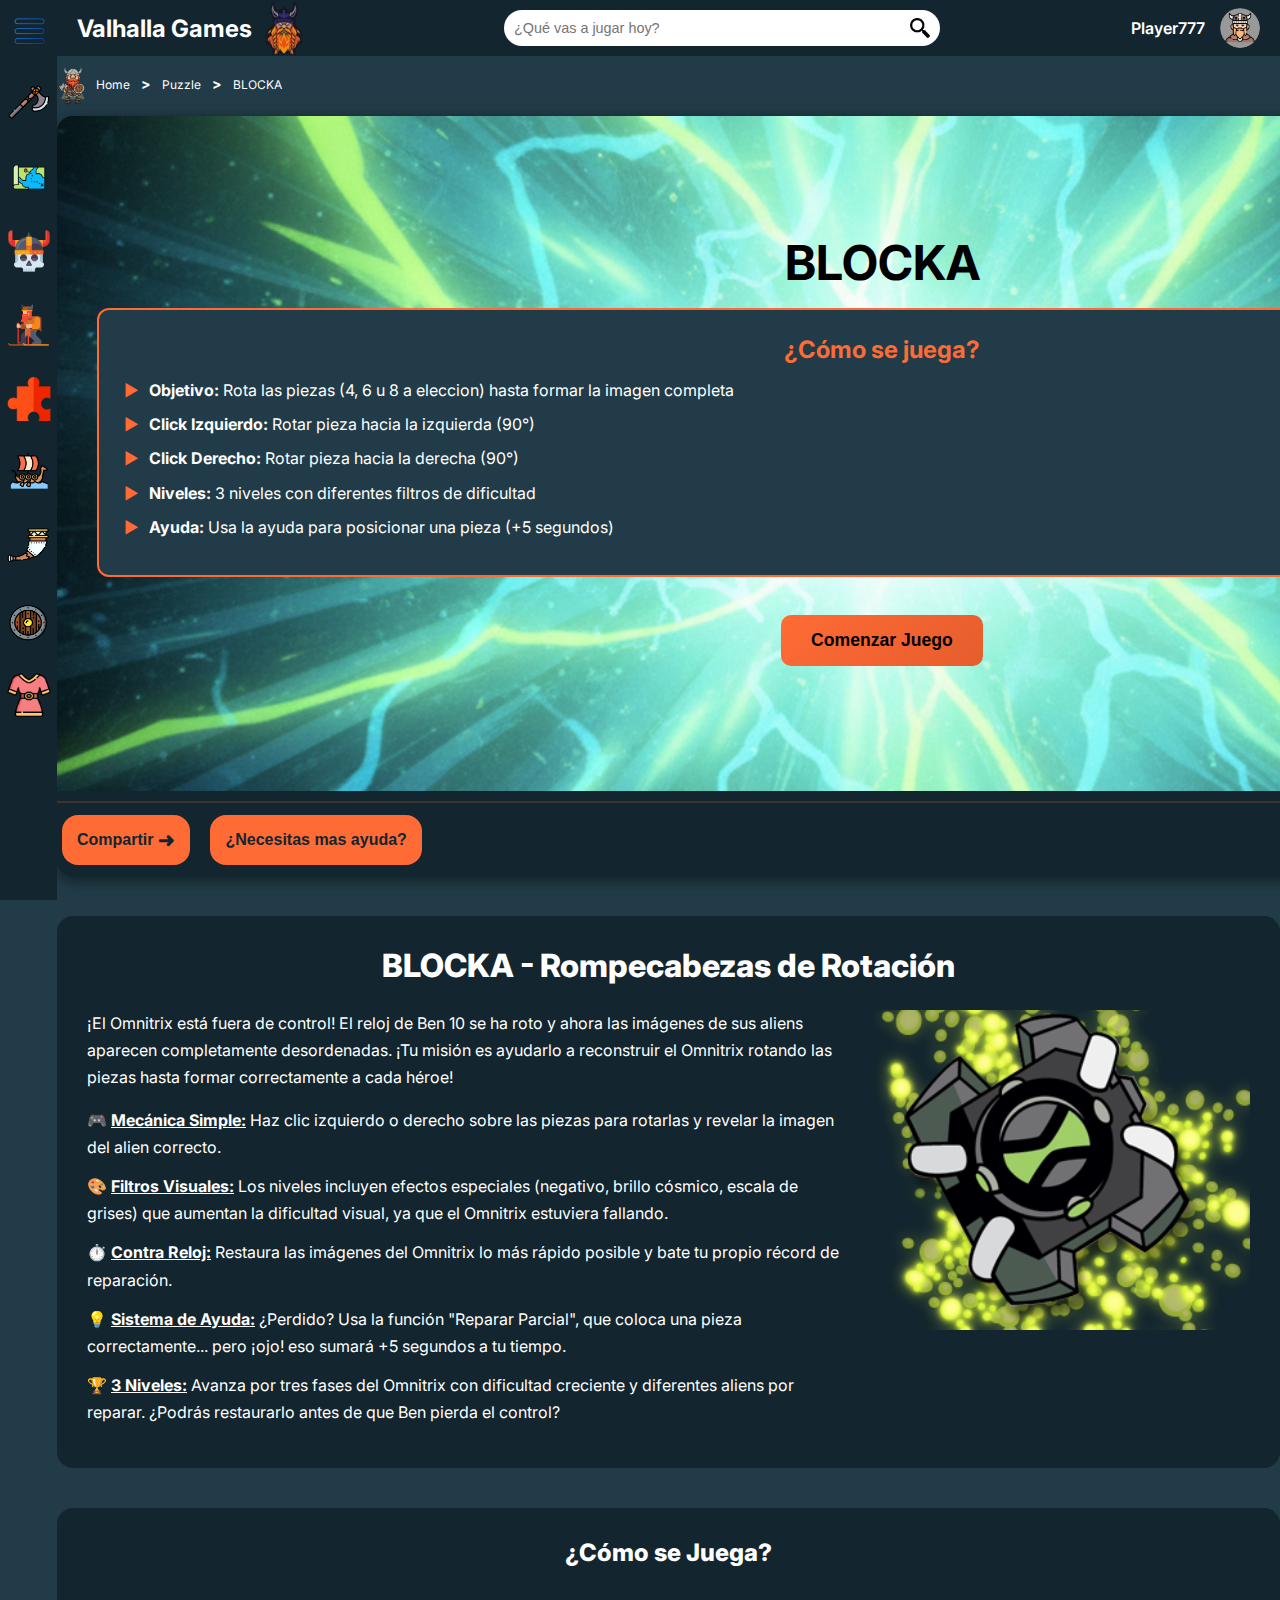
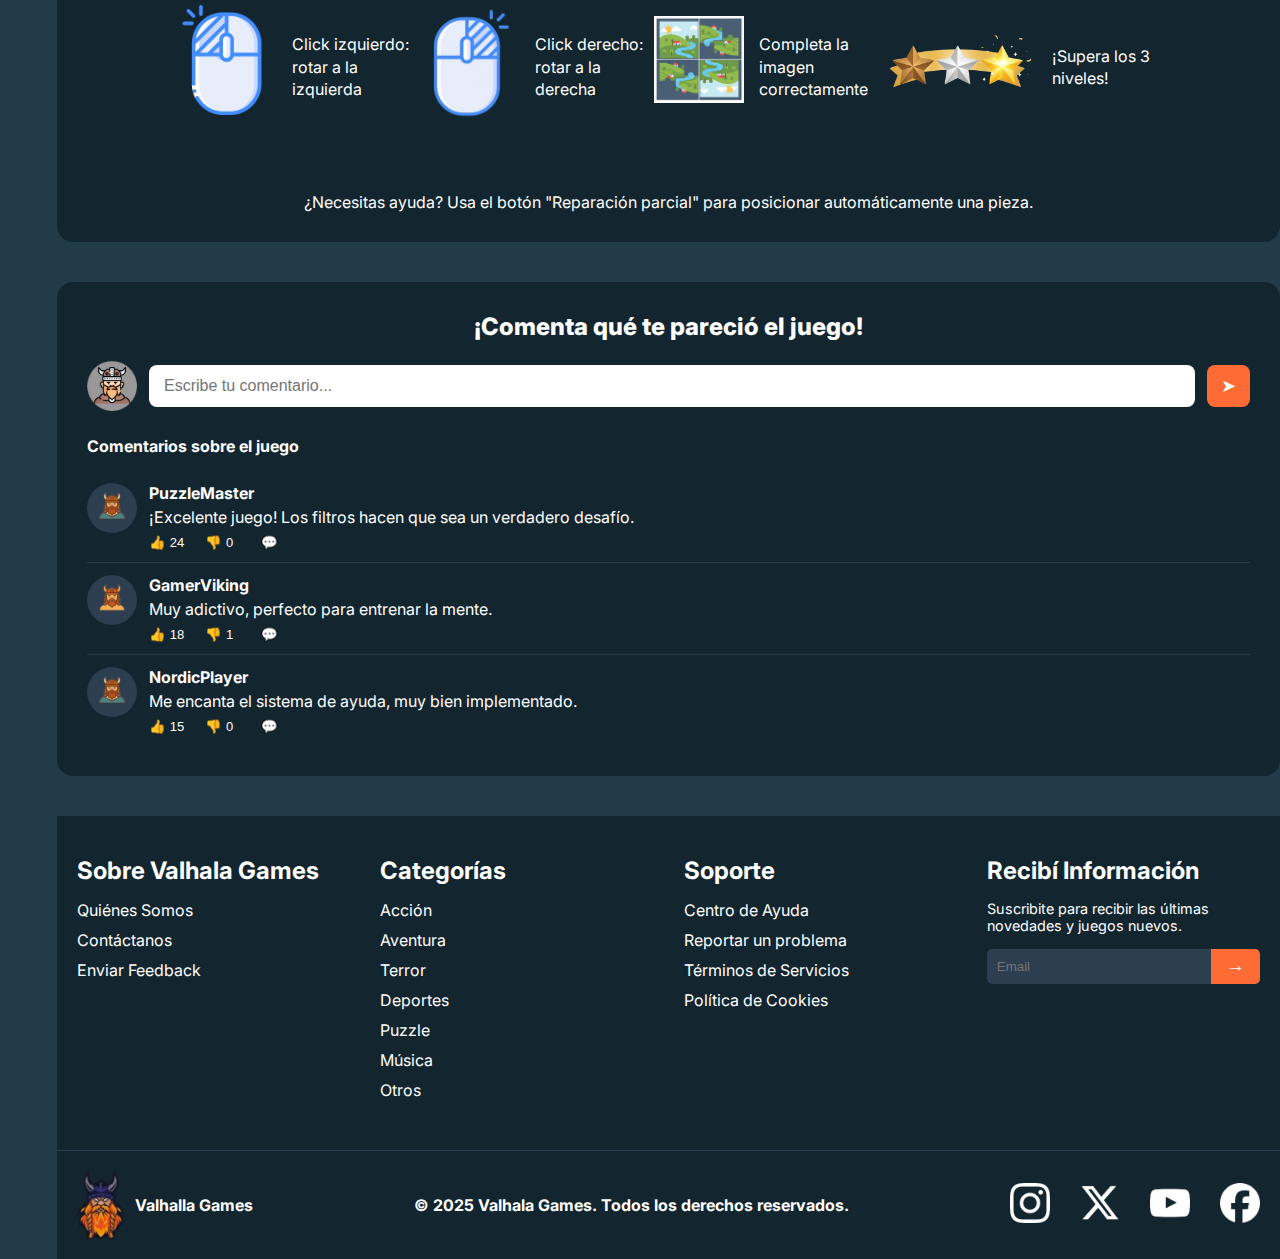
<file: Entrega 4/html/blocka.html>
<!DOCTYPE html>
<html lang="en">

<head>
    <meta charset="UTF-8">
    <meta name="viewport" content="width=device-width, initial-scale=1.0">
    <link rel="stylesheet" href="../css/blocka.css">
    <title>Blocka</title>
</head>

<body>
    <div class="main-container">
        <aside class="sidebar" id="sidebar">
            <div class="sidebar-logo">
                <button id="menuHamburguesaBtn">
                    <img id="menuIcon" src="../img/Menu Hamburguesa.png" alt="Abrir menú">
                </button>
            </div>
            <nav class="sidebar-nav">
                <ul>
                    <li><a href="#"><img src="../img/Accion.png" alt="Acción"><span>Acción</span></a></li>
                    <li><a href="#"><img src="../img/Aventura.png" alt="Aventura"><span>Aventura</span></a></li>
                    <li><a href="#"><img src="../img/Terror.png" alt="Terror"><span>Terror</span></a></li>
                    <li><a href="#"><img src="../img/Deportes.png" alt="Deportes"><span>Deportes</span></a></li>
                    <li><a href="#"><img src="../img/rompecabezas.png" alt="Puzzle"><span>Puzzle</span></a></li>
                    <li><a href="#"><img src="../img/Barcos.png" alt="Barcos"><span>Barcos</span></a></li>
                    <li><a href="#"><img src="../img/Musica.png" alt="Música"><span>Música</span></a></li>
                    <li><a href="#"><img src="../img/Tower Defense.png" alt="Tower-defense"><span>Tower
                                Defense</span></a></li>
                    <li><a href="#"><img src="../img/Vestir.png" alt="Vestir"><span>Vestir</span></a></li>
                </ul>
            </nav>
        </aside>

        <div class="content-wrapper">
            <header class="main-header">
                <a href="../index.html">
                    <div class="logo-header">
                        <h1>Valhalla Games</h1>
                        <img src="../img/imgPag.png" alt="Valhalla Games Logo">
                    </div>
                </a>
                <div class="search-bar">
                    <input type="text" placeholder="¿Qué vas a jugar hoy?">
                    <button id="btn-search"></button>
                </div>

                <div class="user-profile">
                    <span>Player777</span>
                    <img id="userAvatar" src="../img/player.png" alt="Avatar del jugador">

                    <!-- Menú desplegable -->
                    <div id="dropdownMenu" class="dropdown hidden">
                        <button class="close-btn">
                            <img src="../img/closeUser.png" alt="Volver icono"> Volver
                        </button>
                        <button>
                            <img src="../img/icon-user.png" alt="Perfil icono"> Perfil
                        </button>
                        <button>
                            <img src="../img/settings.png" alt="Configuración icono"> Configuración
                        </button>
                        <button id="logoutBtn">
                            <img src="../img/logout.png" alt="Cerrar sesión icono"> Cerrar sesión
                        </button>
                    </div>
                </div>
            </header>

            <!-- Breadcrumb -->
            <nav class="breadcrumb">
                <img src="../img/viking.png" alt="Home" class="breadcrumb-icon">
                <a href="../index.html"> Home</a>
                <span class="separator">></span>
                <a href="../index.html#puzzle">Puzzle</a>
                <span class="separator">></span>
                <span>BLOCKA</span>
            </nav>

            <!-- Card principal con el juego BLOCKA -->
            <section class="main-card">
                <div class="game-container">
                    <div id="welcomeScreen" class="game-screen active">
                        <div class="welcome-content">
                            <h1>BLOCKA</h1>
                            <div class="instructions">
                                <h3>¿Cómo se juega?</h3>
                                <ul>
                                    <li><strong>Objetivo:</strong> Rota las piezas (4, 6 u 8 a eleccion) hasta formar la
                                        imagen completa
                                    </li>
                                    <li><strong>Click Izquierdo:</strong> Rotar pieza hacia la izquierda (90°)</li>
                                    <li><strong>Click Derecho:</strong> Rotar pieza hacia la derecha (90°)</li>
                                    <li><strong>Niveles:</strong> 3 niveles con diferentes filtros de dificultad</li>
                                    <li><strong>Ayuda:</strong> Usa la ayuda para posicionar una pieza (+5 segundos)
                                    </li>
                                </ul>
                            </div>
                            <button id="startGameBtn" class="btn btn-primary">Comenzar Juego</button>
                        </div>
                    </div>
                    <div id="complexityLevel" class="game-screen">
                        <div class="complexityLevel-content">
                            <h1>Selecciona la complejidad del nivel</h1>
                            <h3 class="complexity-description">Elige cuántas piezas tendrá el rompecabezas:</h3>
                            <div class="complexityBtn-content">
                                <button id="btn4" class="btn btn-primary">
                                    4 piezas<br><small>(2x2)</small>
                                </button>
                                <button id="btn6" class="btn btn-primary">
                                    6 piezas<br><small>(3x2)</small>
                                </button>
                                <button id="btn8" class="btn btn-primary">
                                    8 piezas<br><small>(4x2)</small>
                                </button>
                            </div>
                            <div class="complexity-info">
                                <h3><strong>Más piezas = Mayor desafío</strong></h3>
                                &nbsp
                                <h3> Las imágenes se dividirán en la configuración seleccionada</h3>
                            </div>
                        </div>
                    </div>
                    <div id="thumbScreen" class="game-screen">
                        <div class="thumb-content">
                            <h2 id="thumbTitle">Seleccionando imagen...</h2>
                            <canvas id="thumbCanvas" width="1600" height="400"></canvas>
                        </div>
                    </div>
                    <div id="previewScreen" class="game-screen">
                        <div class="preview-content">
                            <h2>Nivel <span id="previewLevel">1</span></h2>
                            <canvas id="previewCanvas" width="400" height="400"></canvas>
                            <p>Memoriza la imagen...</p>
                        </div>
                    </div>
                    <div id="gameScreen" class="game-screen">
                        <div class="game-header">
                            <div class="game-level">
                                <span><span>Nivel: </span><span id="currentLevel">1</span> / 3</span>
                            </div>
                            <div class="game-filter">
                                <span><strong>Filtro: <span id="currentFilter">Escala de grises</span></strong></span>
                            </div>

                            <div class="timer-container">
                                <div class="game-info timer">
                                    <strong>Tiempo:</strong> <span id="timerDisplay">00:00</span>
                                </div>
                                <div class="game-timer-limit" id="timerLimit">
                                </div>
                            </div>
                            <div class="game-pieces">
                                <span><strong>Piezas: </strong> <span id="correctPieces">0 / 4</span></span>
                            </div>
                            <div class="game-progress">
                                <span><strong>Progreso: </strong> <span id="progress">0%</span></span>
                            </div>
                        </div>

                        <div class="canvas-container">
                            <canvas id="gameCanvas" width="600" height="400"></canvas>
                        </div>

                        <div class="game-controls1">
                            <button id="startBtn" class="btn btn-primary">Comenzar</button>
                            <button id="helpBtn" class="btn btn-secondary" disabled>Reparacion Parcial (+5s)</button>
                            <button id="menuBtn" class="btn btn-secondary">Menú</button>
                        </div>
                    </div>
                    <div id="completeScreen" class="game-screen">
                        <div class="complete-content">
                            <h2>¡Nivel Completado!</h2>
                            <div class="stats">
                                <p><strong>Tiempo:</strong> <span id="finalTime">00:00</span></p>
                                <p><strong>Nivel:</strong> <span id="completedLevel">1</span>/3</p>
                            </div>
                            <canvas id="completeCanvas" width="400" height="400"></canvas>
                            <div class="game-controls2">
                                <button id="nextLevelBtn" class="btn btn-primary">Siguiente Nivel</button>
                                <button id="menuBtn2" class="btn btn-secondary">Menú Principal</button>
                            </div>
                        </div>
                    </div>
                </div>


                <!--compartir-->

                <div class="share-container">
                    <button class="share-btn" id="toggleShare">
                        Compartir <span class="arrow">➜</span>
                    </button>
                    <div class="social-icons-share" id="socialIcons">
                        <img src="../img/wpp.png" alt="Whattsapp">
                        <img src="../img/ig.png" alt="Instagram">
                        <img src="../img/tiktok.png" alt="Tik Tok">
                        <img src="../img/email.png" alt="Email">
                        <img src="../img/mensaje.png" alt="SMS">
                    </div>
                    <button class="share-btn help" onclick="location.href='#helpSection'">¿Necesitas mas ayuda?</button>
                </div>
            </section>

            <!-- Sistema de Notificaciones -->

            <div id="notificationOverlay" class="notification-overlay"></div>
            <div id="gameNotification" class="game-notification">
                <div class="notification-title" id="notificationTitle">Notificación</div>
                <div class="notification-message" id="notificationMessage"></div>
                <div class="notification-buttons" id="notificationButtons">
                    <!-- botones se generan dinamicamente -->
                </div>
            </div>

            <!-- Descripción -->

            <section class="game-description" id="helpSection">
                <h2>BLOCKA - Rompecabezas de Rotación</h2>
                <div class="desc-content">
                    <div class="text">
                        <p>
                            ¡El Omnitrix está fuera de control!
                            El reloj de Ben 10 se ha roto y ahora las imágenes de sus aliens aparecen completamente
                            desordenadas.
                            ¡Tu misión es ayudarlo a reconstruir el Omnitrix rotando las piezas hasta formar
                            correctamente a cada héroe!
                        </p>
                        <ul>
                            <li>🎮 <b>Mecánica Simple:</b> Haz clic izquierdo o derecho sobre las piezas para rotarlas y
                                revelar la imagen del alien correcto.</li>
                            <li>🎨 <b>Filtros Visuales:</b> Los niveles incluyen efectos especiales (negativo, brillo
                                cósmico, escala de grises) que aumentan la dificultad visual,
                                ya que el Omnitrix estuviera fallando.</li>
                            <li>⏱️ <b>Contra Reloj:</b> Restaura las imágenes del Omnitrix lo más rápido posible y bate
                                tu propio récord de reparación.</li>
                            <li>💡 <b>Sistema de Ayuda:</b> ¿Perdido? Usa la función "Reparar Parcial", que coloca una
                                pieza correctamente...
                                pero ¡ojo! eso sumará +5 segundos a tu tiempo.</li>
                            <li>🏆 <b>3 Niveles:</b> Avanza por tres fases del Omnitrix con dificultad creciente y
                                diferentes aliens por reparar.
                                ¿Podrás restaurarlo antes de que Ben pierda el control?</li>
                        </ul>
                    </div>
                    <div class="images">
                        <img src="../img/imgBlocka/omnitrix.png" alt="BLOCKA imagen">
                    </div>
                </div>
            </section>

            <!-- Cómo se juega -->
            <section class="how-to-play">
                <h3>¿Cómo se Juega?</h3>
                <div class="steps">
                    <div class="step">
                        <img id="mouse-izq" src="../img/mouse.png" alt="Mouse">
                        <p>Click izquierdo: rotar a la izquierda</p>
                    </div>
                    <div class="step">
                        <img id="mouse-der" src="../img/click-der.png" alt="Flechas">
                        <p>Click derecho: rotar a la derecha</p>
                    </div>
                    <div class="step">
                        <img id="completa" src="../img/img-completada.png" alt="Completar">
                        <p>Completa la imagen correctamente</p>
                    </div>
                    <div class="step">
                        <img id="superados" src="../img/lvls-superados.png" alt="Ganar">
                        <p>¡Supera los 3 niveles!</p>
                    </div>
                </div>

                <p>
                    <span id="link-ayuda">¿Necesitas ayuda?</span>
                    Usa el botón "Reparación parcial" para posicionar automáticamente una pieza.
                </p>
            </section>

            <!-- Comentarios -->
            <section class="comments">
                <h3>¡Comenta qué te pareció el juego!</h3>
                <div class="comment-box">
                    <img src="../img/player.png" alt="Avatar" class="avatar">
                    <input type="text" placeholder="Escribe tu comentario...">
                    <button class="send-btn">➤</button>
                </div>

                <h4>Comentarios sobre el juego</h4>

                <div class="comment">
                    <img src="../img/user1.png">
                    <div class="comment-body">
                        <p class="username">PuzzleMaster</p>
                        <p class="text">¡Excelente juego! Los filtros hacen que sea un verdadero desafío.</p>
                        <div class="comment-actions">
                            <button class="like">👍 <span>24</span></button>
                            <button class="dislike">👎 <span>0</span></button>
                            <button class="reply">💬</button>
                        </div>
                    </div>
                </div>

                <div class="comment">
                    <img src="../img/user2.png">
                    <div class="comment-body">
                        <p class="username">GamerViking</p>
                        <p class="text">Muy adictivo, perfecto para entrenar la mente.</p>
                        <div class="comment-actions">
                            <button class="like">👍 <span>18</span></button>
                            <button class="dislike">👎 <span>1</span></button>
                            <button class="reply">💬</button>
                        </div>
                    </div>
                </div>

                <div class="comment">
                    <img src="../img/user1.png">
                    <div class="comment-body">
                        <p class="username">NordicPlayer</p>
                        <p class="text">Me encanta el sistema de ayuda, muy bien implementado.</p>
                        <div class="comment-actions">
                            <button class="like">👍 <span>15</span></button>
                            <button class="dislike">👎 <span>0</span></button>
                            <button class="reply">💬</button>
                        </div>
                    </div>
                </div>
            </section>

            <!-- Footer -->
            <footer class="main-footer">
                <div class="footer-container">
                    <div class="footer-section">
                        <h4>Sobre Valhala Games</h4>
                        <ul>
                            <li><a href="#">Quiénes Somos</a></li>
                            <li><a href="#">Contáctanos</a></li>
                            <li><a href="#">Enviar Feedback</a></li>
                        </ul>
                    </div>
                    <div class="footer-section">
                        <h4>Categorías</h4>
                        <ul>
                            <li><a href="#">Acción</a></li>
                            <li><a href="#">Aventura</a></li>
                            <li><a href="#">Terror</a></li>
                            <li><a href="#">Deportes</a></li>
                            <li><a href="#">Puzzle</a></li>
                            <li><a href="#">Música</a></li>
                            <li><a href="#">Otros</a></li>
                        </ul>
                    </div>
                    <div class="footer-section">
                        <h4>Soporte</h4>
                        <ul>
                            <li><a href="#">Centro de Ayuda</a></li>
                            <li><a href="#">Reportar un problema</a></li>
                            <li><a href="#">Términos de Servicios</a></li>
                            <li><a href="#">Política de Cookies</a></li>
                        </ul>
                    </div>
                    <div class="footer-section">
                        <h4>Recibí Información</h4>
                        <p>Suscribite para recibir las últimas novedades y juegos nuevos.</p>
                        <form class="newsletter-form">
                            <input type="email" placeholder="Email">
                            <button type="submit">→</button>
                        </form>
                    </div>
                </div>
            </footer>
            <div class="footer-bottom">
                <div class="footer-bottom-container">
                    <a href="../index.html">
                        <div class="footer-logo">
                            <img src="../img/imgPag.png" alt="Logo Valhalla Games">
                            <span>Valhalla Games</span>
                        </div>
                    </a>
                    <p class="copyright">© 2025 Valhala Games. Todos los derechos reservados.</p>
                    <div class="social-icons">
                        <a href="#"><img src="../img/ig.png" alt="Instagram"></a>
                        <a href="#"><img src="../img/twitter.png" alt="X"></a>
                        <a href="#"><img src="../img/yt.png" alt="Youtube"></a>
                        <a href="#"><img src="../img/facebook.png" alt="Facebook"></a>
                    </div>
                </div>
            </div>
        </div>
    </div>
    <script src="../js/blocka.js"></script>
</body>

</html>
</file>
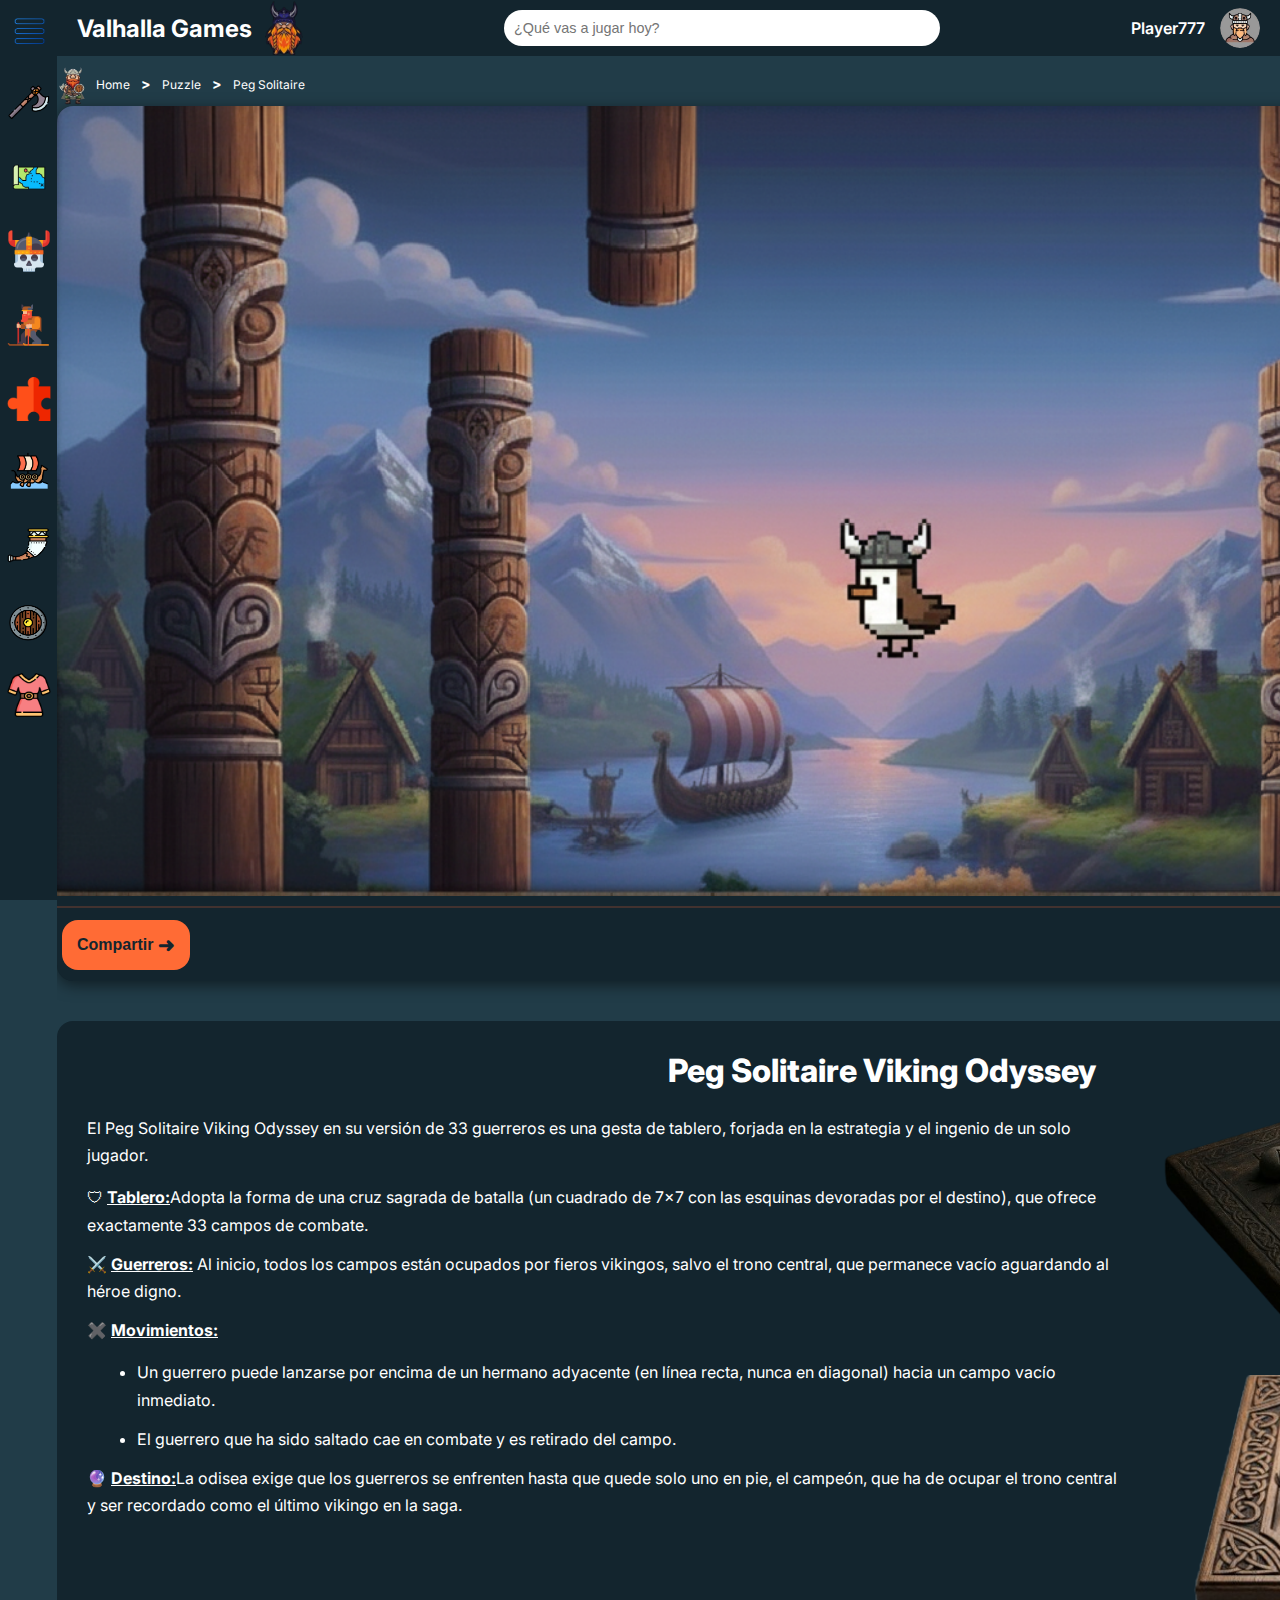
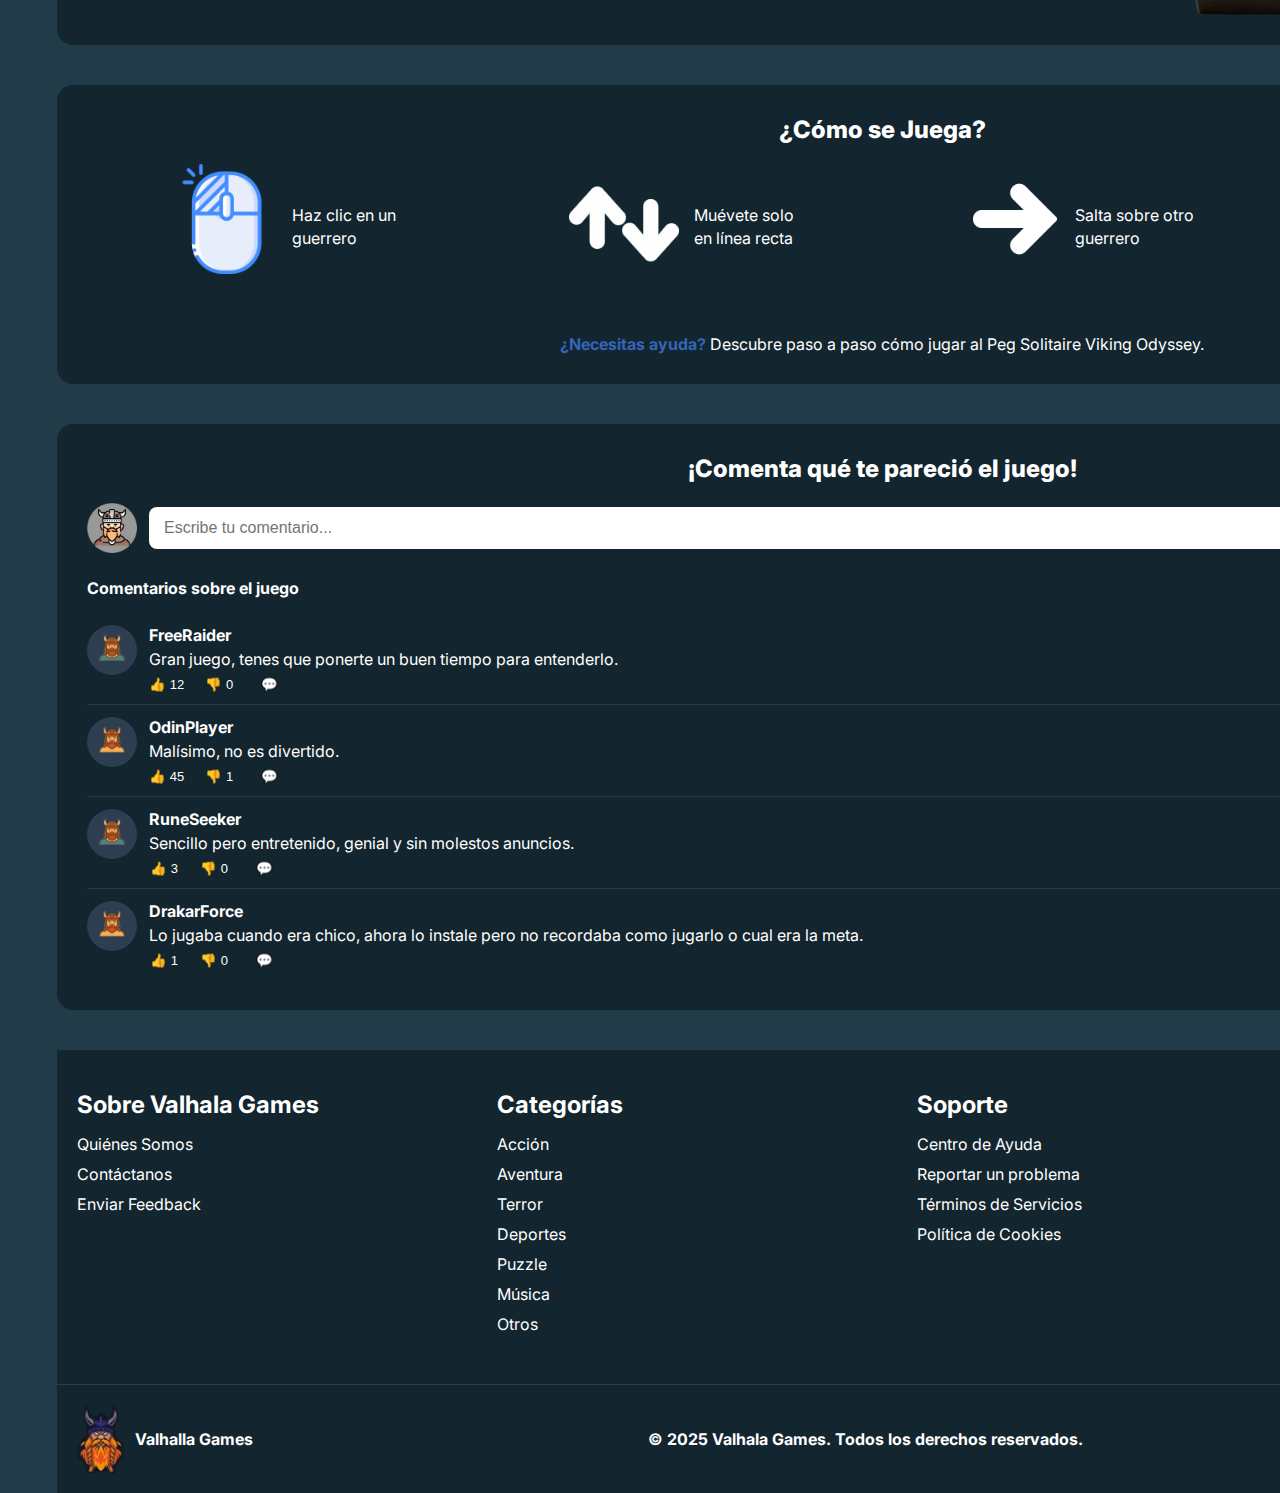
<file: Entrega 5/html/Flappy.html>
<!DOCTYPE html>
<html lang="en">

<head>
    <meta charset="UTF-8">
    <meta name="viewport" content="width=device-width, initial-scale=1.0">
    <link rel="stylesheet" href="../css/juego.css">
    <title>Juego</title>
</head>

<body>
    <div class="main-container">
        <aside class="sidebar" id="sidebar">
            <div class="sidebar-logo">
                <button id="menuHamburguesaBtn">
                    <img id="menuIcon" src="../img/Menu Hamburguesa.png" alt="Abrir menú">
                </button>
            </div>
            <nav class="sidebar-nav">
                <ul>
                    <li><a href="#"><img src="../img/Accion.png" alt="Acción"><span>Acción</span></a></li>
                    <li><a href="#"><img src="../img/Aventura.png" alt="Aventura"><span>Aventura</span></a></li>
                    <li><a href="#"><img src="../img/Terror.png" alt="Terror"><span>Terror</span></a></li>
                    <li><a href="#"><img src="../img/Deportes.png" alt="Deportes"><span>Deportes</span></a></li>
                    <li><a href="#"><img src="../img/rompecabezas.png" alt="Puzzle"><span>Puzzle</span></a></li>
                    <li><a href="#"><img src="../img/Barcos.png" alt="Barcos"><span>Barcos</span></a></li>
                    <li><a href="#"><img src="../img/Musica.png" alt="Música"><span>Música</span></a></li>
                    <li><a href="#"><img src="../img/Tower Defense.png" alt="Tower-defense"><span>Tower
                                Defense</span></a></li>
                    <li><a href="#"><img src="../img/Vestir.png" alt="Vestir"><span>Vestir</span></a></li>
                </ul>
            </nav>
        </aside>

        <div class="content-wrapper">
            <header class="main-header">
                <a href="../index.html">
                    <div class="logo-header">
                        <h1>Valhalla Games</h1>
                        <img src="../img/imgPag.png" alt="Valhalla Games Logo">
                    </div>
                </a>

                <div class="search-bar">
                    <input type="text" placeholder="¿Qué vas a jugar hoy?">
                </div>

                <div class="user-profile">
                    <span>Player777</span>
                    <img id="userAvatar" src="../img/player.png" alt="Avatar del jugador">

                    <!-- Menú desplegable -->
                    <div id="dropdownMenu" class="dropdown hidden">
                        <button class="close-btn">
                            <img src="../img/closeUser.png" alt="Volver icono"> Volver
                        </button>
                        <button>
                            <img src="../img/icon-user.png" alt="Perfil icono"> Perfil
                        </button>
                        <button>
                            <img src="../img/settings.png" alt="Configuración icono"> Configuración
                        </button>
                        <button id="logoutBtn">
                            <img src="../img/logout.png" alt="Cerrar sesión icono"> Cerrar sesión
                        </button>
                    </div>
                </div>
            </header>

            <!-- Breadcrumb -->
            <nav class="breadcrumb">
                <a href="../index.html">
                    <img src="../img/viking.png" alt="Home" class="breadcrumb-icon">
                    Home
                </a>
                <span class="separator">></span>
                <a href="../index.html#puzzle">Puzzle</a>
                <span class="separator">></span>
                <span>Peg Solitaire</span>
            </nav>



            <!-- Card principal -->
            <section class="main-card">
                <img src="../img/ImgFlappy/Valhalla Flight.png" alt="Juego Viking" class="main-img">
                <div class="share-container">
                    <button class="share-btn" id="toggleShare">
                        Compartir <span class="arrow">➜</span>
                    </button>
                    <div class="social-icons-share" id="socialIcons">
                        <img src="../img/wpp.png" alt="Whattsapp">
                        <img src="../img/ig.png" alt="Instagram">
                        <img src="../img/tiktok.png" alt="Tik Tok">
                        <img src="../img/email.png" alt="Email">
                        <img src="../img/mensaje.png" alt="SMS">

                    </div>
                </div>
            </section>

            <!-- Descripción -->
            <section class="game-description">
                <h2>Peg Solitaire Viking Odyssey</h2>
                <div class="desc-content">
                    <div class="text">
                        <p>
                            El Peg Solitaire Viking Odyssey en su versión de 33 guerreros es una gesta de tablero,
                            forjada en la estrategia y el ingenio de un solo jugador.
                        </p>
                        <ul>
                            <li>🛡 <b>Tablero:</b>Adopta la forma de una cruz sagrada de batalla (un cuadrado de 7x7 con
                                las esquinas devoradas por el destino), que ofrece exactamente 33 campos de combate.
                            </li>
                            <li>⚔️ <b>Guerreros:</b> Al inicio, todos los campos están ocupados por fieros vikingos,
                                salvo el trono central, que permanece vacío aguardando al héroe digno.</li>
                            <li>✖️ <b>Movimientos:</b></li>
                            <ul id="movimientos">
                                <li>Un guerrero puede lanzarse por encima de un hermano adyacente (en línea recta, nunca
                                    en diagonal) hacia un campo vacío inmediato.</li>
                                <li>El guerrero que ha sido saltado cae en combate y es retirado del campo.</li>
                            </ul>
                            <li>🔮 <b>Destino:</b>La odisea exige que los guerreros se enfrenten hasta que quede solo
                                uno en pie, el campeón, que ha de ocupar el trono central y ser recordado como el último
                                vikingo en la saga.</li>
                        </ul>
                    </div>
                    <div class="images">
                        <img src="../img/peg1.png" alt="Tablero 1">
                        <img src="../img/peg2.png" alt="Tablero 2">
                    </div>
                </div>
            </section>

            <!-- Cómo se juega -->
            <section class="how-to-play">
                <h3>¿Cómo se Juega?</h3>
                <div class="steps">
                    <div class="step">
                        <img id="mouse" src="../img/mouse.png" alt="Mouse">
                        <p>Haz clic en un guerrero</p>
                    </div>
                    <div class="step">
                        <img id="flechas" src="../img/flechas.png" alt="Flechas">
                        <p>Muévete solo en línea recta</p>
                    </div>
                    <div class="step">
                        <img id="flecha-der" src="../img/flecha-der.png" alt="Salto">
                        <p>Salta sobre otro guerrero</p>
                    </div>
                    <div class="step">
                        <img id="eliminar" src="../img/Xr-removebg-preview.png" alt="Eliminar">
                        <p>Elimina al que saltaste</p>
                    </div>
                </div>

                <p>
                    <a href="https://www.youtube.com/watch?v=qTOhdAHP05s">
                        <span id="link-ayuda">¿Necesitas ayuda?</span>
                    </a> Descubre paso a paso cómo jugar al Peg Solitaire Viking Odyssey.
                </p>
            </section>


            <!-- Comentarios -->
            <section class="comments">
                <h3>¡Comenta qué te pareció el juego!</h3>
                <div class="comment-box">
                    <img src="../img/player.png" alt="Avatar" class="avatar">
                    <input type="text" placeholder="Escribe tu comentario...">
                    <button class="send-btn">➤</button>
                </div>

                <h4>Comentarios sobre el juego</h4>

                <div class="comment">
                    <img src="../img/user1.png">
                    <div class="comment-body">
                        <p class="username">FreeRaider</p>
                        <p class="text">Gran juego, tenes que ponerte un buen tiempo para entenderlo.</p>
                        <div class="comment-actions">
                            <button class="like">👍 <span>12</span></button>
                            <button class="dislike">👎 <span>0</span></button>
                            <button class="reply">💬</button>
                        </div>
                    </div>
                </div>

                <div class="comment">
                    <img src="../img/user2.png">
                    <div class="comment-body">
                        <p class="username">OdinPlayer</p>
                        <p class="text">Malísimo, no es divertido.</p>
                        <div class="comment-actions">
                            <button class="like">👍 <span>45</span></button>
                            <button class="dislike">👎 <span>1</span></button>
                            <button class="reply">💬</button>
                        </div>
                    </div>
                </div>

                <div class="comment">
                    <img src="../img/user1.png">
                    <div class="comment-body">
                        <p class="username">RuneSeeker</p>
                        <p class="text">Sencillo pero entretenido, genial y sin molestos anuncios.</p>
                        <div class="comment-actions">
                            <button class="like">👍 <span>3</span></button>
                            <button class="dislike">👎 <span>0</span></button>
                            <button class="reply">💬</button>
                        </div>
                    </div>
                </div>

                <div class="comment">
                    <img src="../img/user2.png">
                    <div class="comment-body">
                        <p class="username">DrakarForce</p>
                        <p class="text">Lo jugaba cuando era chico, ahora lo instale pero no recordaba como jugarlo o
                            cual era la meta.</p>
                        <div class="comment-actions">
                            <button class="like">👍 <span>1</span></button>
                            <button class="dislike">👎 <span>0</span></button>
                            <button class="reply">💬</button>
                        </div>
                    </div>
                </div>
            </section>


            <!-- Footer -->
            <footer class="main-footer">
                <div class="footer-container">
                    <div class="footer-section">
                        <h4>Sobre Valhala Games</h4>
                        <ul>
                            <li><a href="#">Quiénes Somos</a></li>
                            <li><a href="#">Contáctanos</a></li>
                            <li><a href="#">Enviar Feedback</a></li>
                        </ul>
                    </div>
                    <div class="footer-section">
                        <h4>Categorías</h4>
                        <ul>
                            <li><a href="#">Acción</a></li>
                            <li><a href="#">Aventura</a></li>
                            <li><a href="#">Terror</a></li>
                            <li><a href="#">Deportes</a></li>
                            <li><a href="#">Puzzle</a></li>
                            <li><a href="#">Música</a></li>
                            <li><a href="#">Otros</a></li>
                        </ul>
                    </div>
                    <div class="footer-section">
                        <h4>Soporte</h4>
                        <ul>
                            <li><a href="#">Centro de Ayuda</a></li>
                            <li><a href="#">Reportar un problema</a></li>
                            <li><a href="#">Términos de Servicios</a></li>
                            <li><a href="#">Política de Cookies</a></li>
                        </ul>
                    </div>
                    <div class="footer-section">
                        <h4>Recibí Información</h4>
                        <p>Suscribite para recibir las últimas novedades y juegos nuevos.</p>
                        <form class="newsletter-form">
                            <input type="email" placeholder="Email">
                            <button type="submit">→</button>
                        </form>
                    </div>
                </div>
            </footer>
            <div class="footer-bottom">
                <div class="footer-bottom-container"> <a href="../index.html">
                        <div class="footer-logo">
                            <img src="../img/imgPag.png" alt="Logo Valhalla Games">
                            <span>Valhalla Games</span>
                        </div>
                    </a>
                    <p class="copyright">© 2025 Valhala Games. Todos los derechos reservados.</p>
                    <div class="social-icons">
                        <a href="#"><img src="../img/ig.png" alt="Instagram"></a>
                        <a href="#"><img src="../img/twitter.png" alt="X"></a>
                        <a href="#"><img src="../img/yt.png" alt="Youtube"></a>
                        <a href="#"><img src="../img/facebook.png" alt="Facebook"></a>
                    </div>
                </div>
            </div>
        </div>


    </div>
    <script src="../js/flappy.js"></script>
</body>

</html>
</file>
<file: Entrega 1/style.css>
body {
  margin: 0;
  font-family: Arial, sans-serif;
  height: 100vh;
  display: flex;
  justify-content: center;
  align-items: center;
  text-align: center;
  color: white;
  background: url("Fondo_entrega.jpeg") 
              no-repeat center center/cover;
}

.container {
  background: rgba(0, 0, 0, 0.6);
  padding: 40px;
  border-radius: 15px;
}

h1 {
  margin-bottom: 30px;
}

.btn {
  display: inline-block;
  margin: 10px;
  padding: 15px 30px;
  background-color: #ff6600;
  color: white;
  text-decoration: none;
  font-size: 18px;
  font-weight: bold;
  border-radius: 8px;
  transition: background 0.3s;
}

.btn:hover {
  background-color: #e65c00;
}
</file>
<file: Entrega 3/css/home.css>
@import url('https://fonts.googleapis.com/css2?family=Inter:wght@400;700;800&display=swap');

:root {
    /*Colores*/
    --primary-color: #FF6B35;
    --background-dark: #13252E;
    --background-light: #213C48;
    --text-primary: #ffffff;
    --text-secondary: #ffffff;
    --card-background: #13252E;

    /*Familia tipografica*/
    --font-family-inter: 'Inter', regular;

    --font-regular: 400;
    --font-bold: 700;
    --font-extrabold: 800;

    /*Tamaños*/
    --font-size-xSmall: 8px;
    --font-size-small: 12px;
    --font-size-medium: 16px;
    --font-size-large: 24px;
    --font-size-xlarge: 32px;
    --font-size-xxlarge: 48px;

    /*Ejemplos de clases tipográficas (Se aplica en html como clase o se colocan estos 3 parametros en cada elemento en css)
        .text-small {
        font-family: var(--font-family-inter);
        font-weight: var(--font-regular);
        font-size: var(--font-size-small);
        }
        .text-medium-bold {
            font-family: var(--font-family-inter);
            font-weight: var(--font-bold);
            font-size: var(--font-size-medium);
        }
        .text-large-extrabold {
            font-family: var(--font-family-inter);
            font-weight: var(--font-extrabold);
            font-size: var(--font-size-large);
        }
    */
}

* {
    margin: 0;
    padding: 0;
    box-sizing: border-box;
}

body {
    background-color: var(--background-light);
    color: var(--text-primary);
    font-family: var(--font-family-inter);
}

a {
    text-decoration: none;
    color: var(--text-secondary);
    transition: color 0.3s ease;
}

a:hover {
    color: var(--primary-color);
}

ul {
    list-style: none;
}

/* ==================== ESTRUCTURA PRINCIPAL ==================== */
body {
    height: 100%;
    margin: 0;
    padding: 0;
}

.main-container {
    min-height: 100vh;
    margin-left: 57px;
    /* Deja espacio para el sidebar fijo */
}

.content-wrapper {
    overflow-y: auto;
}


/* ==================== LOADER ==================== */
#loader {
  position: fixed;
  top: 0;
  left: 0;
  width: 100%;
  height: 100%;
  background: url(../img/Fondo_registro_login.jpeg) no-repeat center center;
  background-size: cover;
  background-position: center;
  background-attachment: fixed;
  color: white;
  display: flex;
  flex-direction: column;
  justify-content: center;
  align-items: center;
  z-index: 9999;
  font-family: 'Inter', sans-serif;
}

#progress {
  font-size: 1.5rem;
  font-family: var(--font-family-inter);
}

/* Contenedor de runas */
.runes-container {
  position: relative;
  width: 300px;
  height: 200px;
  display: flex;
  justify-content: center;
  align-items: center;
}

/*estilo de las runas */
.rune {
  position: absolute;
  font-size: 3.5rem;
  font-weight: bold;
  color: white;
  text-shadow: 
    0 0 10px rgba(255, 215, 0, 0.8),
    0 0 20px rgba(255, 140, 0, 0.6),
    0 0 30px rgba(255, 69, 0, 0.4);
  opacity: 0;
  animation-delay: 10s;
  animation-duration: 6s;
  animation-iteration-count: infinite;
  animation-timing-function: ease-in-out;
}

/* Runas individuales con diferentes animaciones */
.rune:nth-child(1) { /* ᚠ */
  animation-name: floatRune1;
  animation-delay: 0s;
}

.rune:nth-child(2) { /* ᚢ */
  animation-name: floatRune2;
  animation-delay: 1.2s; 
}

.rune:nth-child(3) { /* ᚦ */
  animation-name: floatRune3;
  animation-delay: 2.4s;
}

.rune:nth-child(4) { /* ᚬ */
  animation-name: floatRune4;
  animation-delay: 3.6s;
}

.rune:nth-child(5) { /* ᚱ */
  animation-name: floatRune5;
  animation-delay: 4.8s;
}

/* animaciones flotantes para cada runa*/
@keyframes floatRune1 {
  0% {
    opacity: 0;
    transform: translateY(50px) rotate(0deg) scale(0.8);
  }
  10% {
    opacity: 1;
    transform: translateY(0) rotate(0deg) scale(1);
  }
  30% {
    opacity: 1;
    transform: translateY(-40px) rotate(180deg) scale(1.2);
  }
  50% {
    opacity: 1;
    transform: translateY(-80px) rotate(360deg) scale(1);
  }
  70% {
    opacity: 0.5;
    transform: translateY(-120px) rotate(540deg) scale(0.8);
  }
  90% {
    opacity: 0;
    transform: translateY(-160px) rotate(720deg) scale(0.5);
  }
  100% {
    opacity: 0;
    transform: translateY(-200px) rotate(720deg) scale(0.3);
  }
}

@keyframes floatRune2 {
  0% {
    opacity: 0;
    transform: translateY(60px) rotate(45deg) scale(0.8);
  }
  10% {
    opacity: 1;
    transform: translateY(10px) rotate(45deg) scale(1);
  }
  30% {
    opacity: 1;
    transform: translateY(-30px) rotate(225deg) scale(1.2);
  }
  50% {
    opacity: 1;
    transform: translateY(-70px) rotate(405deg) scale(1);
  }
  70% {
    opacity: 0.5;
    transform: translateY(-110px) rotate(585deg) scale(0.8);
  }
  90% {
    opacity: 0;
    transform: translateY(-150px) rotate(765deg) scale(0.5);
  }
  100% {
    opacity: 0;
    transform: translateY(-190px) rotate(765deg) scale(0.3);
  }
}

@keyframes floatRune3 {
  0% {
    opacity: 0;
    transform: translateY(70px) rotate(-45deg) scale(0.8);
  }
  10% {
    opacity: 1;
    transform: translateY(20px) rotate(-45deg) scale(1);
  }
  30% {
    opacity: 1;
    transform: translateY(-20px) rotate(135deg) scale(1.2);
  }
  50% {
    opacity: 1;
    transform: translateY(-60px) rotate(315deg) scale(1);
  }
  70% {
    opacity: 0.5;
    transform: translateY(-100px) rotate(495deg) scale(0.8);
  }
  90% {
    opacity: 0;
    transform: translateY(-140px) rotate(675deg) scale(0.5);
  }
  100% {
    opacity: 0;
    transform: translateY(-180px) rotate(675deg) scale(0.3);
  }
}

@keyframes floatRune4 {
  0% {
    opacity: 0;
    transform: translateY(80px) rotate(90deg) scale(0.8);
  }
  10% {
    opacity: 1;
    transform: translateY(30px) rotate(90deg) scale(1);
  }
  30% {
    opacity: 1;
    transform: translateY(-10px) rotate(270deg) scale(1.2);
  }
  50% {
    opacity: 1;
    transform: translateY(-50px) rotate(450deg) scale(1);
  }
  70% {
    opacity: 0.5;
    transform: translateY(-90px) rotate(630deg) scale(0.8);
  }
  90% {
    opacity: 0;
    transform: translateY(-130px) rotate(810deg) scale(0.5);
  }
  100% {
    opacity: 0;
    transform: translateY(-170px) rotate(810deg) scale(0.3);
  }
}

@keyframes floatRune5 {
  0% {
    opacity: 0;
    transform: translateY(90px) rotate(-90deg) scale(0.8);
  }
  10% {
    opacity: 1;
    transform: translateY(40px) rotate(-90deg) scale(1);
  }
  30% {
    opacity: 1;
    transform: translateY(0) rotate(90deg) scale(1.2);
  }
  50% {
    opacity: 1;
    transform: translateY(-40px) rotate(270deg) scale(1);
  }
  70% {
    opacity: 0.5;
    transform: translateY(-80px) rotate(450deg) scale(0.8);
  }
  90% {
    opacity: 0;
    transform: translateY(-120px) rotate(630deg) scale(0.5);
  }
  100% {
    opacity: 0;
    transform: translateY(-160px) rotate(630deg) scale(0.3);
  }
}




/* ==================== SIDEBAR ==================== */
.sidebar {
    background-color: var(--background-dark);
    display: flex;
    flex-direction: column;
    align-items: center;
    justify-content: flex-start;
    min-height: 100vh;
    width: 57px;
    position: fixed;
    top: 56px;
    left: 0;
    height: 100vh;
    z-index: 1100;
    transition: width 0.6s cubic-bezier(0.23, 1, 0.32, 1), background-color 0.4s cubic-bezier(0.4, 0, 0.2, 1);
}

.sidebar.expanded {
    width: 200px;
    align-items: flex-start;
    padding-left: 10px;
}

.sidebar-nav ul {
    list-style: none;
    padding: 0;
    margin: 0;
    width: 100%;
}

.sidebar-nav ul li {
    margin: 20px 0;
}

.sidebar-nav a {
    display: flex;
    align-items: center;
    text-decoration: none;
    color: var(--text-primary);
    padding: 5px 8px;
    line-height: 1;
}

.sidebar-nav a img {
    width: 44px;
    height: 44px;
    flex-shrink: 0;
}

/* Texto oculto por defecto */
.sidebar-nav a span {
    display: none;
    margin-left: 12px;
    font-size: 1rem;
    color: var(--text-primary);
    white-space: nowrap;
    line-height: 1;
}

.sidebar.expanded .sidebar-nav a span {
    display: inline-block;
}

#menuHamburguesaBtn {
    background: none;
    border: none;
    outline: none;
    cursor: pointer;
    z-index: 1200;
    position: fixed;
    left: 0px;
    top: 0%;
    width: 57px;
    height: 56px;
    background-color: var(--background-dark);
}

#menuIcon{
    margin-top: 7px;
}

.sidebar-logo img {
    width: 44px;
    height: 44px;
    object-fit: contain;
}

.sidebar-nav li a img {
    cursor: pointer;
    transition: filter 0.2s, transform 0.2s;
}

.sidebar-nav li a:hover img {
    filter: brightness(1.2) drop-shadow(0 0 4px #f3732f);
    transform: scale(1.08);
}

/* ==================== HEADER ==================== */
.main-header {
    display: flex;
    justify-content: space-between;
    align-items: center;
    padding: 0 20px;
    background-color: var(--background-dark);
    position: fixed;
    left: 57px;
    right: 0;
    height: 56px;
    z-index: 1000;
}

.logo-header {
    display: flex;
    align-items: center;
}

.logo-header img {
    width: 38px;
    height: 54px;
    margin-right: 10px;
}

.logo-header h1 {
    font-size: 1.5rem;
    color: var(--text-primary);
    margin-right: 13px;
}

.search-bar input {
    width: 350px;
    padding: 10px 15px;
    border-radius: 20px;
    border: none;
    background-color: white;
    color: var(--text-primary);
    font-size: 0.9rem;
}

.user-profile {
    display: flex;
    align-items: center;
}

.user-profile span {
    margin-right: 15px;
    font-weight: 600;
}

.user-profile img {
    width: 40px;
    height: 40px;
    border-radius: 50%;
    object-fit: cover;
    cursor: pointer;
}

/* Icono de búsqueda */
.search-bar {
    position: relative;
    width: 436px;
}

.search-bar input {
    width: 100%;
    padding: 10px 35px 10px 10px;
    background-color: white;
    color: black;
}

.search-bar .icon {
    position: absolute;
    right: 10px;
    top: 50%;
    transform: translateY(-50%);
    font-size: 18px;
}


/* Menú desplegable */
.dropdown {
    position: absolute;
    top: 56px;
    right: 0;
    background: var(--background-dark);
    border-radius: 8px 0 0 8px;
    display: flex;
    flex-direction: column;
    padding: 10px;
    min-width: 220px;
    box-shadow: 0 4px 12px rgba(0, 0, 0, 0.3);
    animation: slideDown 0.4s ease;
    z-index: 2000;
}

/* Animación */
@keyframes slideDown {
    from {
        opacity: 0;
        transform: translateY(-10px);
    }

    to {
        opacity: 1;
        transform: translateY(0);
    }
}

/* Botones */
.dropdown button {
    background: none;
    border: none;
    color: var(--text-primary);
    font-size: 0.95rem;
    text-align: left;
    padding: 10px;
    cursor: pointer;
    display: flex;
    align-items: center;
    gap: 10px;
    border-radius: 5px;
    width: 100%;
}



.dropdown button:hover {
    background: rgba(255, 255, 255, 0.1);
}

/* Íconos como imágenes */
.dropdown button img {
    width: 20px;
    height: 20px;
    object-fit: contain;
}

.hidden {
    display: none;
}

#btn-search {
    background: url('../img/Lupa.png') no-repeat center center;
    background-size: contain;
    border: none;
    position: absolute;
    right: 10px;
    top: 50%;
    transform: translateY(-50%);
    width: 20px;
    height: 20px;
    z-index: 10;
}




/* ==================== SLIDER PRINCIPAL ==================== */

.trending-header {
    display: flex;
    align-items: center;
    gap: 10px;
    margin-left: 145px;
    position: relative;
    top: 70px;
}

.trending-header img {
    width: 80px;
    height: 80px;
    margin-top: 10px;
}

.trending-header h2 {
    font-size: 32px;
    margin-top: 20px;
}

.game-slider {
    display: flex;
    justify-content: center;
    align-items: center;
    margin: 90px 0 10px;
    gap: 20px;

}

.active-slide:hover {
    transform: scale(1.15) translateX(-50%);
    box-shadow: 0 0px 85px rgba(0, 102, 255, 0.6);
    z-index: 20;
}

.play-btn {
    position: absolute;
    top: 50%;
    left: 50%;
    transform: translate(-50%, -50%);
    opacity: 0;
    z-index: 25;
    width: 140px;
    height: 50px;

    display: flex;
    align-items: center;
    justify-content: center;

    background-color: var(--primary-color);
    border-radius: 20px;
    padding: 8px 30px;
    font-weight: 600;
    cursor: pointer;

    transition: all 0.4s ease;
}

.active-slide:hover .play-btn {
    opacity: 1;
}

.carousel-container {
    position: relative;
    width: 1000px;
    height: 380px;
    perspective: 1000px;
    transform-style: preserve-3d;
}


.slide {
    width: 560px;
    position: absolute;
    top: 0;
    left: 50%;
    transform: translateX(-50%) scale(0.7);
    opacity: 0;
    text-align: center;
    background-color: var(--background-dark);
    border-radius: 15px;
    transition: transform 0.5s cubic-bezier(0.68, -0.55, 0.27, 1.55), opacity 0.5s ease, box-shadow 0.5s ease;
    /*animacion carrusrl*/
}

.slide img {
    width: 100%;
    border-radius: 15px;
    margin-bottom: 10px;
}

.slide h3 {
    font-size: 1.1rem;
    font-weight: 600;
    padding: 0 10px 15px;
}

.carousel-arrow {
    position: absolute;
    top: 50%;
    transform: translateY(-50%);
    background: none;
    color: #FFBFA7;
    border: none;
    cursor: pointer;
    font-size: 2.5rem;
    z-index: 20;
}

.carousel-arrow svg {
    width: 54px;
    height: 94px;
}


.carousel-arrow.left {
    left: 80px;
    top: 180px;
}

.carousel-arrow.right {
    right: 80px;
    top: 180px;
}

.game-slider {
    position: relative;
}

.slide a {
    text-decoration: none;
    color: var(--text-secondary);
    transition: color 0.3s ease;
}

.slide a:hover {
    color: white;
}

.play-btn:hover {
    color: #ffffff;
    background-color: var(--primary-color);
    transform: translate(-50%, -50%) scale(1.08);
    animation: elasticShakeSlow 1.2s cubic-bezier(0.25, 0.46, 0.45, 0.94) infinite;

}

@keyframes elasticShakeSlow {
    0% {
        transform: translate(-50%, -50%) scale(1.08) rotate(0deg) skew(0deg);
        box-shadow: 0 8px 25px rgba(255, 107, 53, 0.5);
    }

    15% {
        transform: translate(-50%, -50%) scale(1.18) rotate(-5deg) skewX(4deg);
    }

    40% {
        transform: translate(-50%, -50%) scale(1.10) rotate(5deg) skewX(-2deg);
        
    }

    65% {
        transform: translate(-50%, -50%) scale(1.15) rotate(-2deg) skewX(1deg);
    }

    85% {
        transform: translate(-50%, -50%) scale(1.10) rotate(1deg) skew(0deg);
    }
}


/* ==================== CATEGORÍAS DE JUEGOS ==================== */
.game-category {
    margin-bottom: 55px;
}

.game-category h2 {
    font-size: 32px;
    display: flex;
    align-items: center;
    gap: 10px;
    margin-left: 105px;
    margin-bottom: 2px;
}

.game-category img {
    width: 80px;
    height: 80px;
    margin-bottom: 10px;
}

.game-category img.puzzle {
    width: 65px;
    height: 65px;
}


.game-category h2 span {
    position: relative;
    top: -7px;
}

.game-carousel {
    display: flex;
    gap: 20px;
    justify-content: center;
}

button.left.recomendados {
  position: absolute;
  top: 825px;
  left: 150px;
  transform: translateY(-50%);
  z-index: 10;
}

button.right.recomendados {
  position: absolute;
  top: 825px;
  right: 85px;
  transform: translateY(-50%);
  z-index: 10;
}

button.left.accion {
  position: absolute;
  top: 1250px;
  left: 150px;
  transform: translateY(-50%);
  z-index: 10;
}

button.right.accion {
  position: absolute;
  top: 1250px;
  right: 85px;
  transform: translateY(-50%);
  z-index: 10;
}

button.left.puzzle {
  position: absolute;
  top: 1675px;
  left: 150px;
  transform: translateY(-50%);
  z-index: 10;
}

button.right.puzzle {
  position: absolute;
  top: 1675px;
  right: 85px;
  transform: translateY(-50%);
  z-index: 10;
}

.game-carousel::-webkit-scrollbar-track {
    background: var(--background-light);
    border-radius: 4px;
}

.game-carousel::-webkit-scrollbar-thumb {
    background: var(--primary-color);
    border-radius: 4px;
}

.game-carousel::-webkit-scrollbar-thumb:hover {
    background: #d15c1f;
}

.game-card {
    position: relative;
    width: 257px;
    cursor: pointer;
    background-color: #172a3a;
    border-radius: 10px;
}

.game-card img {
    width: 257px;
    height: 247px;
    object-fit: cover;
    border-radius: 10px;
    display: block;
    transition: transform 0.3s ease;
}

.carousel-arrow.left.recomendados{
    position: absolute;
    left: 110px;
    top: 815px;
}

.carousel-arrow.right.recomendados{
    position: absolute;
    left: 1800px;
    top: 815px;
}

.carousel-arrow.left.accion{
    position: absolute;
    left: 110px;
    top: 1270px;
}

.carousel-arrow.right.accion{
    position: absolute;
    left: 1800px;
    top: 1270px;
}

.carousel-arrow.left.puzzle{
    position: absolute;
    left: 110px;
    top: 1710px;
}

.carousel-arrow.right.puzzle{
    position: absolute;
    left: 1800px;
    top: 1710px;
}

.game-title {
    font-weight: bold;
    margin-top: 8px;
    padding-left: 4px;
    position: relative;
    top: 10px;
    max-width: 150px;
    white-space: nowrap;
    overflow: hidden;
    text-overflow: ellipsis;
}

.game-card {
    transition: transform 0.3s ease, box-shadow 0.3s ease;
}

.game-card:hover {
    transform: scale(1.05);
    box-shadow: 0 0px 25px rgba(0, 102, 255, 0.6);
}



.play-button {
    position: relative;
    bottom: 2%;
    left: 78%;
    transform: translateX(-50%);
    background-color: var(--primary-color);
    color: var(--text-primary);
    border: none;
    border-radius: 20px;
    padding: 8px 30px;
    cursor: pointer;
    z-index: 2;
    transition: transform 0.3s ease, background-color 0.3s ease;
}

.play-button:hover {
    background-color: var(--primary-color);
    color: #ffffff;
    transform: translate(-50%, -20%) scale(1.08);
    animation: elasticShakeSlower 1.2s cubic-bezier(0.25, 0.46, 0.45, 0.94) infinite;
}

@keyframes elasticShakeSlower {
    0% {
        transform: translate(-50%, -20%) scale(1.08) rotate(0deg) skew(0deg);
        box-shadow: 0 8px 25px rgba(255, 107, 53, 0.5);
    }

    15% {
        transform: translate(-50%, -25%) scale(1.18) rotate(-5deg) skewX(4deg);
    }

    40% {
        transform: translate(-50%, -18%) scale(1.10) rotate(5deg) skewX(-2deg);
    }

    65% {
        transform: translate(-50%, -22%) scale(1.15) rotate(-2deg) skewX(1deg);
    }

    85% {
        transform: translate(-50%, -15%) scale(1.10) rotate(1deg) skew(0deg);
    }

    100% {
        transform: translate(-50%, -20%) scale(1.08) rotate(0deg) skew(0deg);
    }
}

/* ==================== FOOTER ==================== */
.main-footer {
    background-color: var(--background-dark);
    padding: 40px 20px;
    width: 100%;

}

.footer-section ul li {
    margin-bottom: 10px;
}

.footer-section p {
    color: var(--text-secondary);
    font-size: 0.9rem;
    margin-bottom: 15px;
}

.newsletter-form {
    display: flex;
}

.newsletter-form input {
    flex-grow: 1;
    border: none;
    padding: 10px;
    border-radius: 5px 0 0 5px;
    background-color: #2c3e50;
    color: var(--text-primary);
}

.newsletter-form button {
    border: none;
    background-color: var(--primary-color);
    color: var(--text-primary);
    padding: 0 15px;
    font-size: 1.2rem;
    cursor: pointer;
    border-radius: 0 5px 5px 0;
}

.footer-bottom {
    padding: 20px;
    font-size: 0.9rem;
    color: var(--text-secondary);
    background-color: var(--background-dark);
    border-top: 1px solid #2c3e50;
}

.footer-bottom-container {
    display: flex;
    justify-content: space-between;
    align-items: center;
    max-width: 1640px;
    margin: 0 auto;
    font-weight: var(--font-bold);
    font-size: var(--font-size-medium);
}

.footer-logo {
    display: flex;
    align-items: center;
    gap: 10px;
}

.footer-logo img {
    width: 48px;
    height: 68px;
}

.social-icons {
    display: flex;
    gap: 30px;
}

.social-icons img {
    width: 40px;
    height: 40px;
    border-radius: 5px;
}

.social-icons img:hover {
    transform: scale(1.2);
    transition: transform 0.3s ease;
}

.footer-container {
    display: grid;
    grid-template-columns: repeat(4, 1fr);
    gap: 30px;
    max-width: 1640px;
    margin: 0 auto;
}

.footer-section h4 {
    font-size: 1.1rem;
    margin-bottom: 15px;
    color: var(--text-primary);
    font-weight: var(--font-bold);
    font-size: var(--font-size-large);

}

.footer-section ul {
    font-weight: var(--font-regular);
    font-size: var(--font-size-medium);
}

.footer-section ul li {
    margin-bottom: 10px;
}

/*================================================================================================*/
/*==========================Movile/Desarrollado sobre 400px=======================================*/
/*================================================================================================*/
@media (max-width: 600px) {
    .main-container {
        min-height: 100vh;
        min-width: 100vw;
        margin-left: 0px;
    }

    .content-wrapper {
        overflow-y: auto;

    }

    /* ==================== SIDEBAR ==================== */
    .sidebar {
        background-color: var(--background-dark);
        display: flex;
        flex-direction: column;
        align-items: center;
        justify-content: flex-start;
        min-height: 100vh;
        width: 0;
        overflow: hidden;
        position: fixed;
        top: 56px;
        left: 0;
        height: 100vh;
        z-index: -1;
        transition:
            width 0.6s cubic-bezier(0.23, 1, 0.32, 1),
            background-color 0.4s cubic-bezier(0.4, 0, 0.2, 1);
    }

    .sidebar.expanded {
        width: 200px;
        align-items: flex-start;
        padding-left: 10px;
        z-index: 1100;
    }

    /*Logo y navegación ocultos si no está expandido*/
    .sidebar:not(.expanded) .sidebar-nav,
    .sidebar:not(.expanded) .sidebar-logo img {
        display: none;
    }

    #menuHamburguesaBtn {
        background: none;
        border: none;
        outline: none;
        cursor: pointer;
        z-index: 1200;
        position: sticky, relative;
        left: 0px;
        top: 0%;
        width: 57px;
        height: 56px;
        background-color: var(--background-dark);
    }

    .sidebar-logo img {
        width: 56px;
        height: 56px;
        object-fit: contain;
    }


    /* ==================== HEADER ==================== */
    .main-header {
        display: flex;
        justify-content:space-between; ;
        align-items: center;
        padding: 0 5px;
        background-color: var(--background-dark);
        right: 0;
        z-index: 1000;
    }

    div .logo-header {
        width: 75%;
    }

    .logo-header {
        display: flex;
        align-items: center;
    }

    .logo-header img {
        margin-right: 10px;
    }

    .logo-header h1 {
        width: 35%;
        font-size: var(--font-size-small);
        font-weight: var(--font-bold);
        color: var(--text-primary);
    }

    .search-bar input {
        width: 35%;
        border-radius: 20px;
        border: none;
        background-color: white;
        color: black;
        font-size: var(--font-size-small);
        font-weight: var(--font-regular);
    }

    .user-profile span {
        display: none;
    }

    /* Icono de búsqueda */
    .search-bar {
        position: relative;
        width: 70%;
        margin-right: 30px;
    }

    .search-bar input {
        width: 100%;
    }

    .search-bar .icon {
        position: absolute;
        right: 10px;
        top: 50%;
        transform: translateY(-50%);
        font-size: 18px;
    }


    /* ==================== SLIDER PRINCIPAL ==================== */
    .trending-header {
        display: flex;
        align-items: center;
        gap: 10px;
        margin-left: 70px;
        position: relative;
        top: 70px;
    }

    .trending-header img {
        width: 55px;
        height: 55px;
        margin-top: 10px;
    }

    .trending-header h2 {
        font-size: var(--font-size-medium);
        font-weight: var(--font-bold);
        margin-top: 20px;
    }

    .carousel-container {
        position: relative;
        width: 700px;
        height: 280px;
        transform-style: preserve-3d;
        margin: 0 auto;
        overflow: hidden;
    }

    .slide {
        width: 320px;
        height: 207px;
        position: absolute;
        top: 0;
        left: 50%;
        transform: translateX(-50%) scale(0.7);
        opacity: 0;
        text-align: center;
        background-color: var(--background-dark);
        border-radius: 20px;
        box-shadow: 0 6px 20px rgba(0, 0, 0, 0.4);
        transition: transform 0.5s cubic-bezier(0.68, -0.55, 0.27, 1.55),
            opacity 0.5s ease,
            box-shadow 0.5s ease;
    }

    .slide h3 {
        font-size: var(--font-size-small);
        font-weight: var(--font-bold);
        padding: 0 10px 15px;
    }

    .slide img {
        width: 100%;
        height: 160px;
        border-radius: 20px 20px 0 0;
        object-fit: cover;
    }

    .carousel-arrow {
        position: absolute;
        top: 50%;
        transform: translateY(-50%);
        background: none;
        color: #FFBFA7;
        border: none;
        cursor: pointer;
        font-size: 2.5rem;
        z-index: 20;
        transition: transform 0.2s ease;
    }

    .carousel-arrow:hover {
        transform: translateY(-50%) scale(1.15);
    }

    .carousel-arrow svg {
        width: 45px;
        height: 85px;
    }

    .carousel-arrow.left {
        left: 2%;
        top: 110px;
    }

    .carousel-arrow.right {
        right: 2%;
        top: 110px;
    }

    .play-btn {
        color: #ffffff;
        background-color: var(--primary-color);
        transform: translate(-50%, -50%) scale(1.08);
        animation: elasticShakeSlow 1.2s cubic-bezier(0.25, 0.46, 0.45, 0.94) infinite;
    }

    /* ==================== CATEGORÍAS DE JUEGOS ==================== */
    .game-category {
        margin-bottom: 55px;
    }

    .game-category h2 {
        font-size: var(--font-size-medium);
        display: flex;
        align-items: left;
        gap: 10px;
        margin-left: 25px;
        margin-bottom: 2px;
    }

    .game-category img {
        width: 50px;
        height: 50px;
    }

    .game-category img.puzzle {
        width: 50px;
        height: 50px;
    }

    .game-carousel {
        display: grid;
        grid-template-columns: repeat(auto-fit, minmax(150px, 1fr));
        gap: 20px;
        justify-items: center;
        padding: 0;
        margin: 0 auto;
        width: 100%;
        box-sizing: border-box;
    }


    .game-card {
        position: relative;
        width: 180px;
        cursor: pointer;
        background-color: #172a3a;
        border-radius: 10px;
    }

    .game-card img {
        width: 180px;
        height: 120px;
        object-fit: cover;
        border-radius: 10px;
        display: block;
        transition: transform 0.3s ease;
    }

    .game-title {
        font-weight: bold;
        margin-top: 8px;
        padding-left: 4px;
        font-size: var(--font-size-small);
        position: relative;
        top: 10px;
        max-width: 50%;
        white-space: nowrap;
        overflow: hidden;
        text-overflow: ellipsis;
    }

    .play-button {
        position: relative;
        bottom: 2%;
        left: 75%;
        transform: translateX(-50%);
        background-color: var(--primary-color);
        color: var(--text-primary);
        font-size: var(--font-size-xSmall);
        border: none;
        height: 20px;
        width: 70px;
        border-radius: 20px;
        padding: 8px 30px;
        cursor: pointer;
        z-index: 2;
        display: flex;
        justify-content: center;
        align-items: center;
    }

    /* ==================== FOOTER ==================== */
    .main-footer {
        background-color: var(--background-dark);
        padding: 40px 20px;
        width: 100%;
        display: flex;
        flex-direction: column;
        gap: 20px;
        align-content: center;
        box-sizing: border-box;
    }

    .footer-container {
        display: flex;
        flex-direction: column;
        gap: 20px;
        max-width: 400px;
        width: 100%;
        margin: 0 auto;
        box-sizing: border-box;
        text-align: center;
    }

    .footer-section h4 {
        color: var(--text-primary);
        font-weight: var(--font-bold);
        font-size: var(--font-size-large);
        margin-bottom: 12px;
    }

    .footer-section p {
        color: var(--text-secondary);
        margin-bottom: 10px;
        font-size: 0.95rem;
    }

    .footer-section ul {
        list-style: none;
        padding: 0;
        margin: 0;
        font-size: var(--font-size-medium);
    }

    .footer-section ul li {
        margin-bottom: 10px;
    }

    /* newsletter */
    .newsletter-form {
        display: flex;
        gap: 8px;
    }

    .newsletter-form input {
        flex: 1;
        padding: 10px;
        border-radius: 6px;
        border:
            none;
        background: #2c3e50;
        color: var(--text-primary);
    }

    .newsletter-form button {
        padding: 10px 14px;
        border-radius: 6px;
        border: none;
        background: var(--primary-color);
        color: var(--text-primary);
        cursor: pointer;
    }

    .footer-bottom {
        padding: 18px 20px;
        border-top: 1px solid #2c3e50;
        background: var(--background-dark);
    }

    .footer-bottom-container {
        max-width: 400px;
        margin: 0 auto;
        display: flex;
        flex-direction: column;
        justify-content: space-between;
        align-items: center;
        gap: 12px;
        width: 100%;
        box-sizing: border-box;
    }

    .social-icons {
        display: flex;
        gap: 16px;
        align-items: center;
    }

    .social-icons img {
        width: 36px;
        height: 36px;
        border-radius: 6px;
        transition: transform .2s;
    }

    .social-icons img:hover {
        transform: scale(1.1);
    }

    .copyright {
        text-align: center;
        margin: 0 auto;
        line-height: 1.4;
        display: block;
        width: fit-content;

    }

}
</file>
<file: Entrega 4/css/home.css>
@import url('https://fonts.googleapis.com/css2?family=Inter:wght@400;700;800&display=swap');

:root {
    /*Colores*/
    --primary-color: #FF6B35;
    --background-dark: #13252E;
    --background-light: #213C48;
    --text-primary: #ffffff;
    --text-secondary: #ffffff;
    --card-background: #13252E;

    /*Familia tipografica*/
    --font-family-inter: 'Inter', regular;

    --font-regular: 400;
    --font-bold: 700;
    --font-extrabold: 800;

    /*Tamaños*/
    --font-size-xSmall: 8px;
    --font-size-small: 12px;
    --font-size-medium: 16px;
    --font-size-large: 24px;
    --font-size-xlarge: 32px;
    --font-size-xxlarge: 48px;

    /*Ejemplos de clases tipográficas (Se aplica en html como clase o se colocan estos 3 parametros en cada elemento en css)
        .text-small {
        font-family: var(--font-family-inter);
        font-weight: var(--font-regular);
        font-size: var(--font-size-small);
        }
        .text-medium-bold {
            font-family: var(--font-family-inter);
            font-weight: var(--font-bold);
            font-size: var(--font-size-medium);
        }
        .text-large-extrabold {
            font-family: var(--font-family-inter);
            font-weight: var(--font-extrabold);
            font-size: var(--font-size-large);
        }
    */
}

* {
    margin: 0;
    padding: 0;
    box-sizing: border-box;
}

body {
    background-color: var(--background-light);
    color: var(--text-primary);
    font-family: var(--font-family-inter);
}

a {
    text-decoration: none;
    color: var(--text-secondary);
    transition: color 0.3s ease;
}

a:hover {
    color: var(--primary-color);
}

ul {
    list-style: none;
}

/* ==================== ESTRUCTURA PRINCIPAL ==================== */
body {
    height: 100%;
    margin: 0;
    padding: 0;
}

.main-container {
    min-height: 100vh;
    margin-left: 57px;
    /* Deja espacio para el sidebar fijo */
}

.content-wrapper {
    overflow-y: auto;
}


/* ==================== LOADER ==================== */
#loader {
  position: fixed;
  top: 0;
  left: 0;
  width: 100%;
  height: 100%;
  background: url(../img/Fondo_registro_login.jpeg) no-repeat center center;
  background-size: cover;
  background-position: center;
  background-attachment: fixed;
  color: white;
  display: flex;
  flex-direction: column;
  justify-content: center;
  align-items: center;
  z-index: 9999;
  font-family: 'Inter', sans-serif;
}

#progress {
  font-size: 1.5rem;
  font-family: var(--font-family-inter);
}

/* Contenedor de runas */
.runes-container {
  position: relative;
  width: 300px;
  height: 200px;
  display: flex;
  justify-content: center;
  align-items: center;
}

/*estilo de las runas */
.rune {
  position: absolute;
  font-size: 3.5rem;
  font-weight: bold;
  color: white;
  text-shadow: 
    0 0 10px rgba(255, 215, 0, 0.8),
    0 0 20px rgba(255, 140, 0, 0.6),
    0 0 30px rgba(255, 69, 0, 0.4);
  opacity: 0;
  animation-delay: 10s;
  animation-duration: 6s;
  animation-iteration-count: infinite;
  animation-timing-function: ease-in-out;
}

/* Runas individuales con diferentes animaciones */
.rune:nth-child(1) { /* ᚠ */
  animation-name: floatRune1;
  animation-delay: 0s;
}

.rune:nth-child(2) { /* ᚢ */
  animation-name: floatRune2;
  animation-delay: 1.2s; 
}

.rune:nth-child(3) { /* ᚦ */
  animation-name: floatRune3;
  animation-delay: 2.4s;
}

.rune:nth-child(4) { /* ᚬ */
  animation-name: floatRune4;
  animation-delay: 3.6s;
}

.rune:nth-child(5) { /* ᚱ */
  animation-name: floatRune5;
  animation-delay: 4.8s;
}

/* animaciones flotantes para cada runa*/
@keyframes floatRune1 {
  0% {
    opacity: 0;
    transform: translateY(50px) rotate(0deg) scale(0.8);
  }
  10% {
    opacity: 1;
    transform: translateY(0) rotate(0deg) scale(1);
  }
  30% {
    opacity: 1;
    transform: translateY(-40px) rotate(180deg) scale(1.2);
  }
  50% {
    opacity: 1;
    transform: translateY(-80px) rotate(360deg) scale(1);
  }
  70% {
    opacity: 0.5;
    transform: translateY(-120px) rotate(540deg) scale(0.8);
  }
  90% {
    opacity: 0;
    transform: translateY(-160px) rotate(720deg) scale(0.5);
  }
  100% {
    opacity: 0;
    transform: translateY(-200px) rotate(720deg) scale(0.3);
  }
}

@keyframes floatRune2 {
  0% {
    opacity: 0;
    transform: translateY(60px) rotate(45deg) scale(0.8);
  }
  10% {
    opacity: 1;
    transform: translateY(10px) rotate(45deg) scale(1);
  }
  30% {
    opacity: 1;
    transform: translateY(-30px) rotate(225deg) scale(1.2);
  }
  50% {
    opacity: 1;
    transform: translateY(-70px) rotate(405deg) scale(1);
  }
  70% {
    opacity: 0.5;
    transform: translateY(-110px) rotate(585deg) scale(0.8);
  }
  90% {
    opacity: 0;
    transform: translateY(-150px) rotate(765deg) scale(0.5);
  }
  100% {
    opacity: 0;
    transform: translateY(-190px) rotate(765deg) scale(0.3);
  }
}

@keyframes floatRune3 {
  0% {
    opacity: 0;
    transform: translateY(70px) rotate(-45deg) scale(0.8);
  }
  10% {
    opacity: 1;
    transform: translateY(20px) rotate(-45deg) scale(1);
  }
  30% {
    opacity: 1;
    transform: translateY(-20px) rotate(135deg) scale(1.2);
  }
  50% {
    opacity: 1;
    transform: translateY(-60px) rotate(315deg) scale(1);
  }
  70% {
    opacity: 0.5;
    transform: translateY(-100px) rotate(495deg) scale(0.8);
  }
  90% {
    opacity: 0;
    transform: translateY(-140px) rotate(675deg) scale(0.5);
  }
  100% {
    opacity: 0;
    transform: translateY(-180px) rotate(675deg) scale(0.3);
  }
}

@keyframes floatRune4 {
  0% {
    opacity: 0;
    transform: translateY(80px) rotate(90deg) scale(0.8);
  }
  10% {
    opacity: 1;
    transform: translateY(30px) rotate(90deg) scale(1);
  }
  30% {
    opacity: 1;
    transform: translateY(-10px) rotate(270deg) scale(1.2);
  }
  50% {
    opacity: 1;
    transform: translateY(-50px) rotate(450deg) scale(1);
  }
  70% {
    opacity: 0.5;
    transform: translateY(-90px) rotate(630deg) scale(0.8);
  }
  90% {
    opacity: 0;
    transform: translateY(-130px) rotate(810deg) scale(0.5);
  }
  100% {
    opacity: 0;
    transform: translateY(-170px) rotate(810deg) scale(0.3);
  }
}

@keyframes floatRune5 {
  0% {
    opacity: 0;
    transform: translateY(90px) rotate(-90deg) scale(0.8);
  }
  10% {
    opacity: 1;
    transform: translateY(40px) rotate(-90deg) scale(1);
  }
  30% {
    opacity: 1;
    transform: translateY(0) rotate(90deg) scale(1.2);
  }
  50% {
    opacity: 1;
    transform: translateY(-40px) rotate(270deg) scale(1);
  }
  70% {
    opacity: 0.5;
    transform: translateY(-80px) rotate(450deg) scale(0.8);
  }
  90% {
    opacity: 0;
    transform: translateY(-120px) rotate(630deg) scale(0.5);
  }
  100% {
    opacity: 0;
    transform: translateY(-160px) rotate(630deg) scale(0.3);
  }
}




/* ==================== SIDEBAR ==================== */
.sidebar {
    background-color: var(--background-dark);
    display: flex;
    flex-direction: column;
    align-items: center;
    justify-content: flex-start;
    min-height: 100vh;
    width: 57px;
    position: fixed;
    top: 56px;
    left: 0;
    height: 100vh;
    z-index: 1100;
    transition: width 0.6s cubic-bezier(0.23, 1, 0.32, 1), background-color 0.4s cubic-bezier(0.4, 0, 0.2, 1);
}

.sidebar.expanded {
    width: 200px;
    align-items: flex-start;
    padding-left: 10px;
}

.sidebar-nav ul {
    list-style: none;
    padding: 0;
    margin: 0;
    width: 100%;
}

.sidebar-nav ul li {
    margin: 20px 0;
}

.sidebar-nav a {
    display: flex;
    align-items: center;
    text-decoration: none;
    color: var(--text-primary);
    padding: 5px 8px;
    line-height: 1;
}

.sidebar-nav a img {
    width: 44px;
    height: 44px;
    flex-shrink: 0;
}

/* Texto oculto por defecto */
.sidebar-nav a span {
    display: none;
    margin-left: 12px;
    font-size: 1rem;
    color: var(--text-primary);
    white-space: nowrap;
    line-height: 1;
}

.sidebar.expanded .sidebar-nav a span {
    display: inline-block;
}

#menuHamburguesaBtn {
    background: none;
    border: none;
    outline: none;
    cursor: pointer;
    z-index: 1200;
    position: fixed;
    left: 0px;
    top: 0%;
    width: 57px;
    height: 56px;
    background-color: var(--background-dark);
}

#menuIcon{
    margin-top: 7px;
}

.sidebar-logo img {
    width: 44px;
    height: 44px;
    object-fit: contain;
}

.sidebar-nav li a img {
    cursor: pointer;
    transition: filter 0.2s, transform 0.2s;
}

.sidebar-nav li a:hover img {
    filter: brightness(1.2) drop-shadow(0 0 4px #f3732f);
    transform: scale(1.08);
}

/* ==================== HEADER ==================== */
.main-header {
    display: flex;
    justify-content: space-between;
    align-items: center;
    padding: 0 20px;
    background-color: var(--background-dark);
    position: fixed;
    left: 57px;
    right: 0;
    height: 56px;
    z-index: 1000;
}

.logo-header {
    display: flex;
    align-items: center;
}

.logo-header img {
    width: 38px;
    height: 54px;
    margin-right: 10px;
}

.logo-header h1 {
    font-size: 1.5rem;
    color: var(--text-primary);
    margin-right: 13px;
}

.search-bar input {
    width: 350px;
    padding: 10px 15px;
    border-radius: 20px;
    border: none;
    background-color: white;
    color: var(--text-primary);
    font-size: 0.9rem;
}

.user-profile {
    display: flex;
    align-items: center;
}

.user-profile span {
    margin-right: 15px;
    font-weight: 600;
}

.user-profile img {
    width: 40px;
    height: 40px;
    border-radius: 50%;
    object-fit: cover;
    cursor: pointer;
}

/* Icono de búsqueda */
.search-bar {
    position: relative;
    width: 436px;
}

.search-bar input {
    width: 100%;
    padding: 10px 35px 10px 10px;
    background-color: white;
    color: black;
}

.search-bar .icon {
    position: absolute;
    right: 10px;
    top: 50%;
    transform: translateY(-50%);
    font-size: 18px;
}


/* Menú desplegable */
.dropdown {
    position: absolute;
    top: 56px;
    right: 0;
    background: var(--background-dark);
    border-radius: 8px 0 0 8px;
    display: flex;
    flex-direction: column;
    padding: 10px;
    min-width: 220px;
    box-shadow: 0 4px 12px rgba(0, 0, 0, 0.3);
    animation: slideDown 0.4s ease;
    z-index: 2000;
}

/* Animación */
@keyframes slideDown {
    from {
        opacity: 0;
        transform: translateY(-10px);
    }

    to {
        opacity: 1;
        transform: translateY(0);
    }
}

/* Botones */
.dropdown button {
    background: none;
    border: none;
    color: var(--text-primary);
    font-size: 0.95rem;
    text-align: left;
    padding: 10px;
    cursor: pointer;
    display: flex;
    align-items: center;
    gap: 10px;
    border-radius: 5px;
    width: 100%;
}



.dropdown button:hover {
    background: rgba(255, 255, 255, 0.1);
}

/* Íconos como imágenes */
.dropdown button img {
    width: 20px;
    height: 20px;
    object-fit: contain;
}

.hidden {
    display: none;
}

#btn-search {
    background: url('../img/Lupa.png') no-repeat center center;
    background-size: contain;
    border: none;
    position: absolute;
    right: 10px;
    top: 50%;
    transform: translateY(-50%);
    width: 20px;
    height: 20px;
    z-index: 10;
}




/* ==================== SLIDER PRINCIPAL ==================== */

.trending-header {
    display: flex;
    align-items: center;
    gap: 10px;
    margin-left: 145px;
    position: relative;
    top: 70px;
}

.trending-header img {
    width: 80px;
    height: 80px;
    margin-top: 10px;
}

.trending-header h2 {
    font-size: 32px;
    margin-top: 20px;
}

.game-slider {
    display: flex;
    justify-content: center;
    align-items: center;
    margin: 90px 0 10px;
    gap: 20px;

}

.active-slide:hover {
    transform: scale(1.15) translateX(-50%);
    box-shadow: 0 0px 85px rgba(0, 102, 255, 0.6);
    z-index: 20;
}

.play-btn {
    position: absolute;
    top: 50%;
    left: 50%;
    transform: translate(-50%, -50%);
    opacity: 0;
    z-index: 25;
    width: 140px;
    height: 50px;

    display: flex;
    align-items: center;
    justify-content: center;

    background-color: var(--primary-color);
    border-radius: 20px;
    padding: 8px 30px;
    font-weight: 600;
    cursor: pointer;

    transition: all 0.4s ease;
}

.active-slide:hover .play-btn {
    opacity: 1;
}

.carousel-container {
    position: relative;
    width: 1000px;
    height: 380px;
    perspective: 1000px;
    transform-style: preserve-3d;
}


.slide {
    width: 560px;
    position: absolute;
    top: 0;
    left: 50%;
    transform: translateX(-50%) scale(0.7);
    opacity: 0;
    text-align: center;
    background-color: var(--background-dark);
    border-radius: 15px;
    transition: transform 0.5s cubic-bezier(0.68, -0.55, 0.27, 1.55), opacity 0.5s ease, box-shadow 0.5s ease;
    /*animacion carrusrl*/
}

.slide img {
    width: 100%;
    border-radius: 15px;
    margin-bottom: 10px;
}

.slide h3 {
    font-size: 1.1rem;
    font-weight: 600;
    padding: 0 10px 15px;
}

.carousel-arrow {
    position: absolute;
    top: 50%;
    transform: translateY(-50%);
    background: none;
    color: #FFBFA7;
    border: none;
    cursor: pointer;
    font-size: 2.5rem;
    z-index: 20;
}

.carousel-arrow svg {
    width: 54px;
    height: 94px;
}


.carousel-arrow.left {
    left: 80px;
    top: 180px;
}

.carousel-arrow.right {
    right: 80px;
    top: 180px;
}

.game-slider {
    position: relative;
}

.slide a {
    text-decoration: none;
    color: var(--text-secondary);
    transition: color 0.3s ease;
}

.slide a:hover {
    color: white;
}

.play-btn:hover {
    color: #ffffff;
    background-color: var(--primary-color);
    transform: translate(-50%, -50%) scale(1.08);
    animation: elasticShakeSlow 1.2s cubic-bezier(0.25, 0.46, 0.45, 0.94) infinite;

}

@keyframes elasticShakeSlow {
    0% {
        transform: translate(-50%, -50%) scale(1.08) rotate(0deg) skew(0deg);
        box-shadow: 0 8px 25px rgba(255, 107, 53, 0.5);
    }

    15% {
        transform: translate(-50%, -50%) scale(1.18) rotate(-5deg) skewX(4deg);
    }

    40% {
        transform: translate(-50%, -50%) scale(1.10) rotate(5deg) skewX(-2deg);
        
    }

    65% {
        transform: translate(-50%, -50%) scale(1.15) rotate(-2deg) skewX(1deg);
    }

    85% {
        transform: translate(-50%, -50%) scale(1.10) rotate(1deg) skew(0deg);
    }
}


/* ==================== CATEGORÍAS DE JUEGOS ==================== */
.game-category {
    margin-bottom: 55px;
}

.game-category h2 {
    font-size: 32px;
    display: flex;
    align-items: center;
    gap: 10px;
    margin-left: 105px;
    margin-bottom: 2px;
}

.game-category img {
    width: 80px;
    height: 80px;
    margin-bottom: 10px;
}

.game-category img.puzzle {
    width: 65px;
    height: 65px;
}


.game-category h2 span {
    position: relative;
    top: -7px;
}

.game-carousel {
    display: flex;
    gap: 20px;
    justify-content: center;
}

button.left.recomendados {
  position: absolute;
  top: 825px;
  left: 150px;
  transform: translateY(-50%);
  z-index: 10;
}

button.right.recomendados {
  position: absolute;
  top: 825px;
  right: 85px;
  transform: translateY(-50%);
  z-index: 10;
}

button.left.accion {
  position: absolute;
  top: 1250px;
  left: 150px;
  transform: translateY(-50%);
  z-index: 10;
}

button.right.accion {
  position: absolute;
  top: 1250px;
  right: 85px;
  transform: translateY(-50%);
  z-index: 10;
}

button.left.puzzle {
  position: absolute;
  top: 1675px;
  left: 150px;
  transform: translateY(-50%);
  z-index: 10;
}

button.right.puzzle {
  position: absolute;
  top: 1675px;
  right: 85px;
  transform: translateY(-50%);
  z-index: 10;
}

.game-carousel::-webkit-scrollbar-track {
    background: var(--background-light);
    border-radius: 4px;
}

.game-carousel::-webkit-scrollbar-thumb {
    background: var(--primary-color);
    border-radius: 4px;
}

.game-carousel::-webkit-scrollbar-thumb:hover {
    background: #d15c1f;
}

.game-card {
    position: relative;
    width: 257px;
    cursor: pointer;
    background-color: #172a3a;
    border-radius: 10px;
}

.game-card img {
    width: 257px;
    height: 247px;
    object-fit: cover;
    border-radius: 10px;
    display: block;
    transition: transform 0.3s ease;
}

.carousel-arrow.left.recomendados{
    position: absolute;
    left: 110px;
    top: 815px;
}

.carousel-arrow.right.recomendados{
    position: absolute;
    left: 1800px;
    top: 815px;
}

.carousel-arrow.left.accion{
    position: absolute;
    left: 110px;
    top: 1270px;
}

.carousel-arrow.right.accion{
    position: absolute;
    left: 1800px;
    top: 1270px;
}

.carousel-arrow.left.puzzle{
    position: absolute;
    left: 110px;
    top: 1710px;
}

.carousel-arrow.right.puzzle{
    position: absolute;
    left: 1800px;
    top: 1710px;
}

.game-title {
    font-weight: bold;
    margin-top: 8px;
    padding-left: 4px;
    position: relative;
    top: 10px;
    max-width: 150px;
    white-space: nowrap;
    overflow: hidden;
    text-overflow: ellipsis;
}

.game-card {
    transition: transform 0.3s ease, box-shadow 0.3s ease;
}

.game-card:hover {
    transform: scale(1.05);
    box-shadow: 0 0px 25px rgba(0, 102, 255, 0.6);
}



.play-button {
    position: relative;
    bottom: 2%;
    left: 78%;
    transform: translateX(-50%);
    background-color: var(--primary-color);
    color: var(--text-primary);
    border: none;
    border-radius: 20px;
    padding: 8px 30px;
    cursor: pointer;
    z-index: 2;
    transition: transform 0.3s ease, background-color 0.3s ease;
}

.play-button:hover {
    background-color: var(--primary-color);
    color: #ffffff;
    transform: translate(-50%, -20%) scale(1.08);
    animation: elasticShakeSlower 1.2s cubic-bezier(0.25, 0.46, 0.45, 0.94) infinite;
}

@keyframes elasticShakeSlower {
    0% {
        transform: translate(-50%, -20%) scale(1.08) rotate(0deg) skew(0deg);
        box-shadow: 0 8px 25px rgba(255, 107, 53, 0.5);
    }

    15% {
        transform: translate(-50%, -25%) scale(1.18) rotate(-5deg) skewX(4deg);
    }

    40% {
        transform: translate(-50%, -18%) scale(1.10) rotate(5deg) skewX(-2deg);
    }

    65% {
        transform: translate(-50%, -22%) scale(1.15) rotate(-2deg) skewX(1deg);
    }

    85% {
        transform: translate(-50%, -15%) scale(1.10) rotate(1deg) skew(0deg);
    }

    100% {
        transform: translate(-50%, -20%) scale(1.08) rotate(0deg) skew(0deg);
    }
}

/* ==================== FOOTER ==================== */
.main-footer {
    background-color: var(--background-dark);
    padding: 40px 20px;
    width: 100%;

}

.footer-section ul li {
    margin-bottom: 10px;
}

.footer-section p {
    color: var(--text-secondary);
    font-size: 0.9rem;
    margin-bottom: 15px;
}

.newsletter-form {
    display: flex;
}

.newsletter-form input {
    flex-grow: 1;
    border: none;
    padding: 10px;
    border-radius: 5px 0 0 5px;
    background-color: #2c3e50;
    color: var(--text-primary);
}

.newsletter-form button {
    border: none;
    background-color: var(--primary-color);
    color: var(--text-primary);
    padding: 0 15px;
    font-size: 1.2rem;
    cursor: pointer;
    border-radius: 0 5px 5px 0;
}

.footer-bottom {
    padding: 20px;
    font-size: 0.9rem;
    color: var(--text-secondary);
    background-color: var(--background-dark);
    border-top: 1px solid #2c3e50;
}

.footer-bottom-container {
    display: flex;
    justify-content: space-between;
    align-items: center;
    max-width: 1640px;
    margin: 0 auto;
    font-weight: var(--font-bold);
    font-size: var(--font-size-medium);
}

.footer-logo {
    display: flex;
    align-items: center;
    gap: 10px;
}

.footer-logo img {
    width: 48px;
    height: 68px;
}

.social-icons {
    display: flex;
    gap: 30px;
}

.social-icons img {
    width: 40px;
    height: 40px;
    border-radius: 5px;
}

.social-icons img:hover {
    transform: scale(1.2);
    transition: transform 0.3s ease;
}

.footer-container {
    display: grid;
    grid-template-columns: repeat(4, 1fr);
    gap: 30px;
    max-width: 1640px;
    margin: 0 auto;
}

.footer-section h4 {
    font-size: 1.1rem;
    margin-bottom: 15px;
    color: var(--text-primary);
    font-weight: var(--font-bold);
    font-size: var(--font-size-large);

}

.footer-section ul {
    font-weight: var(--font-regular);
    font-size: var(--font-size-medium);
}

.footer-section ul li {
    margin-bottom: 10px;
}

/*================================================================================================*/
/*==========================Movile/Desarrollado sobre 400px=======================================*/
/*================================================================================================*/
@media (max-width: 600px) {
    .main-container {
        min-height: 100vh;
        min-width: 100vw;
        margin-left: 0px;
    }

    .content-wrapper {
        overflow-y: auto;

    }

    /* ==================== SIDEBAR ==================== */
    .sidebar {
        background-color: var(--background-dark);
        display: flex;
        flex-direction: column;
        align-items: center;
        justify-content: flex-start;
        min-height: 100vh;
        width: 0;
        overflow: hidden;
        position: fixed;
        top: 56px;
        left: 0;
        height: 100vh;
        z-index: -1;
        transition:
            width 0.6s cubic-bezier(0.23, 1, 0.32, 1),
            background-color 0.4s cubic-bezier(0.4, 0, 0.2, 1);
    }

    .sidebar.expanded {
        width: 200px;
        align-items: flex-start;
        padding-left: 10px;
        z-index: 1100;
    }

    /*Logo y navegación ocultos si no está expandido*/
    .sidebar:not(.expanded) .sidebar-nav,
    .sidebar:not(.expanded) .sidebar-logo img {
        display: none;
    }

    #menuHamburguesaBtn {
        background: none;
        border: none;
        outline: none;
        cursor: pointer;
        z-index: 1200;
        position: sticky, relative;
        left: 0px;
        top: 0%;
        width: 57px;
        height: 56px;
        background-color: var(--background-dark);
    }

    .sidebar-logo img {
        width: 56px;
        height: 56px;
        object-fit: contain;
    }


    /* ==================== HEADER ==================== */
    .main-header {
        display: flex;
        justify-content:space-between; ;
        align-items: center;
        padding: 0 5px;
        background-color: var(--background-dark);
        right: 0;
        z-index: 1000;
    }

    div .logo-header {
        width: 75%;
    }

    .logo-header {
        display: flex;
        align-items: center;
    }

    .logo-header img {
        margin-right: 10px;
    }

    .logo-header h1 {
        width: 35%;
        font-size: var(--font-size-small);
        font-weight: var(--font-bold);
        color: var(--text-primary);
    }

    .search-bar input {
        width: 35%;
        border-radius: 20px;
        border: none;
        background-color: white;
        color: black;
        font-size: var(--font-size-small);
        font-weight: var(--font-regular);
    }

    .user-profile span {
        display: none;
    }

    /* Icono de búsqueda */
    .search-bar {
        position: relative;
        width: 70%;
        margin-right: 30px;
    }

    .search-bar input {
        width: 100%;
    }

    .search-bar .icon {
        position: absolute;
        right: 10px;
        top: 50%;
        transform: translateY(-50%);
        font-size: 18px;
    }


    /* ==================== SLIDER PRINCIPAL ==================== */
    .trending-header {
        display: flex;
        align-items: center;
        gap: 10px;
        margin-left: 70px;
        position: relative;
        top: 70px;
    }

    .trending-header img {
        width: 55px;
        height: 55px;
        margin-top: 10px;
    }

    .trending-header h2 {
        font-size: var(--font-size-medium);
        font-weight: var(--font-bold);
        margin-top: 20px;
    }

    .carousel-container {
        position: relative;
        width: 700px;
        height: 280px;
        transform-style: preserve-3d;
        margin: 0 auto;
        overflow: hidden;
    }

    .slide {
        width: 320px;
        height: 207px;
        position: absolute;
        top: 0;
        left: 50%;
        transform: translateX(-50%) scale(0.7);
        opacity: 0;
        text-align: center;
        background-color: var(--background-dark);
        border-radius: 20px;
        box-shadow: 0 6px 20px rgba(0, 0, 0, 0.4);
        transition: transform 0.5s cubic-bezier(0.68, -0.55, 0.27, 1.55),
            opacity 0.5s ease,
            box-shadow 0.5s ease;
    }

    .slide h3 {
        font-size: var(--font-size-small);
        font-weight: var(--font-bold);
        padding: 0 10px 15px;
    }

    .slide img {
        width: 100%;
        height: 160px;
        border-radius: 20px 20px 0 0;
        object-fit: cover;
    }

    .carousel-arrow {
        position: absolute;
        top: 50%;
        transform: translateY(-50%);
        background: none;
        color: #FFBFA7;
        border: none;
        cursor: pointer;
        font-size: 2.5rem;
        z-index: 20;
        transition: transform 0.2s ease;
    }

    .carousel-arrow:hover {
        transform: translateY(-50%) scale(1.15);
    }

    .carousel-arrow svg {
        width: 45px;
        height: 85px;
    }

    .carousel-arrow.left {
        left: 2%;
        top: 110px;
    }

    .carousel-arrow.right {
        right: 2%;
        top: 110px;
    }

    .play-btn {
        color: #ffffff;
        background-color: var(--primary-color);
        transform: translate(-50%, -50%) scale(1.08);
        animation: elasticShakeSlow 1.2s cubic-bezier(0.25, 0.46, 0.45, 0.94) infinite;
    }

    /* ==================== CATEGORÍAS DE JUEGOS ==================== */
    .game-category {
        margin-bottom: 55px;
    }

    .game-category h2 {
        font-size: var(--font-size-medium);
        display: flex;
        align-items: left;
        gap: 10px;
        margin-left: 25px;
        margin-bottom: 2px;
    }

    .game-category img {
        width: 50px;
        height: 50px;
    }

    .game-category img.puzzle {
        width: 50px;
        height: 50px;
    }

    .game-carousel {
        display: grid;
        grid-template-columns: repeat(auto-fit, minmax(150px, 1fr));
        gap: 20px;
        justify-items: center;
        padding: 0;
        margin: 0 auto;
        width: 100%;
        box-sizing: border-box;
    }


    .game-card {
        position: relative;
        width: 180px;
        cursor: pointer;
        background-color: #172a3a;
        border-radius: 10px;
    }

    .game-card img {
        width: 180px;
        height: 120px;
        object-fit: cover;
        border-radius: 10px;
        display: block;
        transition: transform 0.3s ease;
    }

    .game-title {
        font-weight: bold;
        margin-top: 8px;
        padding-left: 4px;
        font-size: var(--font-size-small);
        position: relative;
        top: 10px;
        max-width: 50%;
        white-space: nowrap;
        overflow: hidden;
        text-overflow: ellipsis;
    }

    .play-button {
        position: relative;
        bottom: 2%;
        left: 75%;
        transform: translateX(-50%);
        background-color: var(--primary-color);
        color: var(--text-primary);
        font-size: var(--font-size-xSmall);
        border: none;
        height: 20px;
        width: 70px;
        border-radius: 20px;
        padding: 8px 30px;
        cursor: pointer;
        z-index: 2;
        display: flex;
        justify-content: center;
        align-items: center;
    }

    /* ==================== FOOTER ==================== */
    .main-footer {
        background-color: var(--background-dark);
        padding: 40px 20px;
        width: 100%;
        display: flex;
        flex-direction: column;
        gap: 20px;
        align-content: center;
        box-sizing: border-box;
    }

    .footer-container {
        display: flex;
        flex-direction: column;
        gap: 20px;
        max-width: 400px;
        width: 100%;
        margin: 0 auto;
        box-sizing: border-box;
        text-align: center;
    }

    .footer-section h4 {
        color: var(--text-primary);
        font-weight: var(--font-bold);
        font-size: var(--font-size-large);
        margin-bottom: 12px;
    }

    .footer-section p {
        color: var(--text-secondary);
        margin-bottom: 10px;
        font-size: 0.95rem;
    }

    .footer-section ul {
        list-style: none;
        padding: 0;
        margin: 0;
        font-size: var(--font-size-medium);
    }

    .footer-section ul li {
        margin-bottom: 10px;
    }

    /* newsletter */
    .newsletter-form {
        display: flex;
        gap: 8px;
    }

    .newsletter-form input {
        flex: 1;
        padding: 10px;
        border-radius: 6px;
        border:
            none;
        background: #2c3e50;
        color: var(--text-primary);
    }

    .newsletter-form button {
        padding: 10px 14px;
        border-radius: 6px;
        border: none;
        background: var(--primary-color);
        color: var(--text-primary);
        cursor: pointer;
    }

    .footer-bottom {
        padding: 18px 20px;
        border-top: 1px solid #2c3e50;
        background: var(--background-dark);
    }

    .footer-bottom-container {
        max-width: 400px;
        margin: 0 auto;
        display: flex;
        flex-direction: column;
        justify-content: space-between;
        align-items: center;
        gap: 12px;
        width: 100%;
        box-sizing: border-box;
    }

    .social-icons {
        display: flex;
        gap: 16px;
        align-items: center;
    }

    .social-icons img {
        width: 36px;
        height: 36px;
        border-radius: 6px;
        transition: transform .2s;
    }

    .social-icons img:hover {
        transform: scale(1.1);
    }

    .copyright {
        text-align: center;
        margin: 0 auto;
        line-height: 1.4;
        display: block;
        width: fit-content;

    }

}
</file>
<file: Entrega 5/css/home.css>
@import url('https://fonts.googleapis.com/css2?family=Inter:wght@400;700;800&display=swap');

:root {
    /*Colores*/
    --primary-color: #FF6B35;
    --background-dark: #13252E;
    --background-light: #213C48;
    --text-primary: #ffffff;
    --text-secondary: #ffffff;
    --card-background: #13252E;

    /*Familia tipografica*/
    --font-family-inter: 'Inter', regular;

    --font-regular: 400;
    --font-bold: 700;
    --font-extrabold: 800;

    /*Tamaños*/
    --font-size-xSmall: 8px;
    --font-size-small: 12px;
    --font-size-medium: 16px;
    --font-size-large: 24px;
    --font-size-xlarge: 32px;
    --font-size-xxlarge: 48px;

    /*Ejemplos de clases tipográficas (Se aplica en html como clase o se colocan estos 3 parametros en cada elemento en css)
        .text-small {
        font-family: var(--font-family-inter);
        font-weight: var(--font-regular);
        font-size: var(--font-size-small);
        }
        .text-medium-bold {
            font-family: var(--font-family-inter);
            font-weight: var(--font-bold);
            font-size: var(--font-size-medium);
        }
        .text-large-extrabold {
            font-family: var(--font-family-inter);
            font-weight: var(--font-extrabold);
            font-size: var(--font-size-large);
        }
    */
}

* {
    margin: 0;
    padding: 0;
    box-sizing: border-box;
}

body {
    background-color: var(--background-light);
    color: var(--text-primary);
    font-family: var(--font-family-inter);
}

a {
    text-decoration: none;
    color: var(--text-secondary);
    transition: color 0.3s ease;
}

a:hover {
    color: var(--primary-color);
}

ul {
    list-style: none;
}

/* ==================== ESTRUCTURA PRINCIPAL ==================== */
body {
    height: 100%;
    margin: 0;
    padding: 0;
}

.main-container {
    min-height: 100vh;
    margin-left: 57px;
    /* Deja espacio para el sidebar fijo */
}

.content-wrapper {
    overflow-y: auto;
}


/* ==================== LOADER ==================== */
#loader {
  position: fixed;
  top: 0;
  left: 0;
  width: 100%;
  height: 100%;
  background: url(../img/Fondo_registro_login.jpeg) no-repeat center center;
  background-size: cover;
  background-position: center;
  background-attachment: fixed;
  color: white;
  display: flex;
  flex-direction: column;
  justify-content: center;
  align-items: center;
  z-index: 9999;
  font-family: 'Inter', sans-serif;
}

#progress {
  font-size: 1.5rem;
  font-family: var(--font-family-inter);
}

/* Contenedor de runas */
.runes-container {
  position: relative;
  width: 300px;
  height: 200px;
  display: flex;
  justify-content: center;
  align-items: center;
}

/*estilo de las runas */
.rune {
  position: absolute;
  font-size: 3.5rem;
  font-weight: bold;
  color: white;
  text-shadow: 
    0 0 10px rgba(255, 215, 0, 0.8),
    0 0 20px rgba(255, 140, 0, 0.6),
    0 0 30px rgba(255, 69, 0, 0.4);
  opacity: 0;
  animation-delay: 10s;
  animation-duration: 6s;
  animation-iteration-count: infinite;
  animation-timing-function: ease-in-out;
}

/* Runas individuales con diferentes animaciones */
.rune:nth-child(1) { /* ᚠ */
  animation-name: floatRune1;
  animation-delay: 0s;
}

.rune:nth-child(2) { /* ᚢ */
  animation-name: floatRune2;
  animation-delay: 1.2s; 
}

.rune:nth-child(3) { /* ᚦ */
  animation-name: floatRune3;
  animation-delay: 2.4s;
}

.rune:nth-child(4) { /* ᚬ */
  animation-name: floatRune4;
  animation-delay: 3.6s;
}

.rune:nth-child(5) { /* ᚱ */
  animation-name: floatRune5;
  animation-delay: 4.8s;
}

/* animaciones flotantes para cada runa*/
@keyframes floatRune1 {
  0% {
    opacity: 0;
    transform: translateY(50px) rotate(0deg) scale(0.8);
  }
  10% {
    opacity: 1;
    transform: translateY(0) rotate(0deg) scale(1);
  }
  30% {
    opacity: 1;
    transform: translateY(-40px) rotate(180deg) scale(1.2);
  }
  50% {
    opacity: 1;
    transform: translateY(-80px) rotate(360deg) scale(1);
  }
  70% {
    opacity: 0.5;
    transform: translateY(-120px) rotate(540deg) scale(0.8);
  }
  90% {
    opacity: 0;
    transform: translateY(-160px) rotate(720deg) scale(0.5);
  }
  100% {
    opacity: 0;
    transform: translateY(-200px) rotate(720deg) scale(0.3);
  }
}

@keyframes floatRune2 {
  0% {
    opacity: 0;
    transform: translateY(60px) rotate(45deg) scale(0.8);
  }
  10% {
    opacity: 1;
    transform: translateY(10px) rotate(45deg) scale(1);
  }
  30% {
    opacity: 1;
    transform: translateY(-30px) rotate(225deg) scale(1.2);
  }
  50% {
    opacity: 1;
    transform: translateY(-70px) rotate(405deg) scale(1);
  }
  70% {
    opacity: 0.5;
    transform: translateY(-110px) rotate(585deg) scale(0.8);
  }
  90% {
    opacity: 0;
    transform: translateY(-150px) rotate(765deg) scale(0.5);
  }
  100% {
    opacity: 0;
    transform: translateY(-190px) rotate(765deg) scale(0.3);
  }
}

@keyframes floatRune3 {
  0% {
    opacity: 0;
    transform: translateY(70px) rotate(-45deg) scale(0.8);
  }
  10% {
    opacity: 1;
    transform: translateY(20px) rotate(-45deg) scale(1);
  }
  30% {
    opacity: 1;
    transform: translateY(-20px) rotate(135deg) scale(1.2);
  }
  50% {
    opacity: 1;
    transform: translateY(-60px) rotate(315deg) scale(1);
  }
  70% {
    opacity: 0.5;
    transform: translateY(-100px) rotate(495deg) scale(0.8);
  }
  90% {
    opacity: 0;
    transform: translateY(-140px) rotate(675deg) scale(0.5);
  }
  100% {
    opacity: 0;
    transform: translateY(-180px) rotate(675deg) scale(0.3);
  }
}

@keyframes floatRune4 {
  0% {
    opacity: 0;
    transform: translateY(80px) rotate(90deg) scale(0.8);
  }
  10% {
    opacity: 1;
    transform: translateY(30px) rotate(90deg) scale(1);
  }
  30% {
    opacity: 1;
    transform: translateY(-10px) rotate(270deg) scale(1.2);
  }
  50% {
    opacity: 1;
    transform: translateY(-50px) rotate(450deg) scale(1);
  }
  70% {
    opacity: 0.5;
    transform: translateY(-90px) rotate(630deg) scale(0.8);
  }
  90% {
    opacity: 0;
    transform: translateY(-130px) rotate(810deg) scale(0.5);
  }
  100% {
    opacity: 0;
    transform: translateY(-170px) rotate(810deg) scale(0.3);
  }
}

@keyframes floatRune5 {
  0% {
    opacity: 0;
    transform: translateY(90px) rotate(-90deg) scale(0.8);
  }
  10% {
    opacity: 1;
    transform: translateY(40px) rotate(-90deg) scale(1);
  }
  30% {
    opacity: 1;
    transform: translateY(0) rotate(90deg) scale(1.2);
  }
  50% {
    opacity: 1;
    transform: translateY(-40px) rotate(270deg) scale(1);
  }
  70% {
    opacity: 0.5;
    transform: translateY(-80px) rotate(450deg) scale(0.8);
  }
  90% {
    opacity: 0;
    transform: translateY(-120px) rotate(630deg) scale(0.5);
  }
  100% {
    opacity: 0;
    transform: translateY(-160px) rotate(630deg) scale(0.3);
  }
}




/* ==================== SIDEBAR ==================== */
.sidebar {
    background-color: var(--background-dark);
    display: flex;
    flex-direction: column;
    align-items: center;
    justify-content: flex-start;
    min-height: 100vh;
    width: 57px;
    position: fixed;
    top: 56px;
    left: 0;
    height: 100vh;
    z-index: 1100;
    transition: width 0.6s cubic-bezier(0.23, 1, 0.32, 1), background-color 0.4s cubic-bezier(0.4, 0, 0.2, 1);
}

.sidebar.expanded {
    width: 200px;
    align-items: flex-start;
    padding-left: 10px;
}

.sidebar-nav ul {
    list-style: none;
    padding: 0;
    margin: 0;
    width: 100%;
}

.sidebar-nav ul li {
    margin: 20px 0;
}

.sidebar-nav a {
    display: flex;
    align-items: center;
    text-decoration: none;
    color: var(--text-primary);
    padding: 5px 8px;
    line-height: 1;
}

.sidebar-nav a img {
    width: 44px;
    height: 44px;
    flex-shrink: 0;
}

/* Texto oculto por defecto */
.sidebar-nav a span {
    display: none;
    margin-left: 12px;
    font-size: 1rem;
    color: var(--text-primary);
    white-space: nowrap;
    line-height: 1;
}

.sidebar.expanded .sidebar-nav a span {
    display: inline-block;
}

#menuHamburguesaBtn {
    background: none;
    border: none;
    outline: none;
    cursor: pointer;
    z-index: 1200;
    position: fixed;
    left: 0px;
    top: 0%;
    width: 57px;
    height: 56px;
    background-color: var(--background-dark);
}

#menuIcon{
    margin-top: 7px;
}

.sidebar-logo img {
    width: 44px;
    height: 44px;
    object-fit: contain;
}

.sidebar-nav li a img {
    cursor: pointer;
    transition: filter 0.2s, transform 0.2s;
}

.sidebar-nav li a:hover img {
    filter: brightness(1.2) drop-shadow(0 0 4px #f3732f);
    transform: scale(1.08);
}

/* ==================== HEADER ==================== */
.main-header {
    display: flex;
    justify-content: space-between;
    align-items: center;
    padding: 0 20px;
    background-color: var(--background-dark);
    position: fixed;
    left: 57px;
    right: 0;
    height: 56px;
    z-index: 1000;
}

.logo-header {
    display: flex;
    align-items: center;
}

.logo-header img {
    width: 38px;
    height: 54px;
    margin-right: 10px;
}

.logo-header h1 {
    font-size: 1.5rem;
    color: var(--text-primary);
    margin-right: 13px;
}

.search-bar input {
    width: 350px;
    padding: 10px 15px;
    border-radius: 20px;
    border: none;
    background-color: white;
    color: var(--text-primary);
    font-size: 0.9rem;
}

.user-profile {
    display: flex;
    align-items: center;
}

.user-profile span {
    margin-right: 15px;
    font-weight: 600;
}

.user-profile img {
    width: 40px;
    height: 40px;
    border-radius: 50%;
    object-fit: cover;
    cursor: pointer;
}

/* Icono de búsqueda */
.search-bar {
    position: relative;
    width: 436px;
}

.search-bar input {
    width: 100%;
    padding: 10px 35px 10px 10px;
    background-color: white;
    color: black;
}

.search-bar .icon {
    position: absolute;
    right: 10px;
    top: 50%;
    transform: translateY(-50%);
    font-size: 18px;
}


/* Menú desplegable */
.dropdown {
    position: absolute;
    top: 56px;
    right: 0;
    background: var(--background-dark);
    border-radius: 8px 0 0 8px;
    display: flex;
    flex-direction: column;
    padding: 10px;
    min-width: 220px;
    box-shadow: 0 4px 12px rgba(0, 0, 0, 0.3);
    animation: slideDown 0.4s ease;
    z-index: 2000;
}

/* Animación */
@keyframes slideDown {
    from {
        opacity: 0;
        transform: translateY(-10px);
    }

    to {
        opacity: 1;
        transform: translateY(0);
    }
}

/* Botones */
.dropdown button {
    background: none;
    border: none;
    color: var(--text-primary);
    font-size: 0.95rem;
    text-align: left;
    padding: 10px;
    cursor: pointer;
    display: flex;
    align-items: center;
    gap: 10px;
    border-radius: 5px;
    width: 100%;
}



.dropdown button:hover {
    background: rgba(255, 255, 255, 0.1);
}

/* Íconos como imágenes */
.dropdown button img {
    width: 20px;
    height: 20px;
    object-fit: contain;
}

.hidden {
    display: none;
}

#btn-search {
    background: url('../img/Lupa.png') no-repeat center center;
    background-size: contain;
    border: none;
    position: absolute;
    right: 10px;
    top: 50%;
    transform: translateY(-50%);
    width: 20px;
    height: 20px;
    z-index: 10;
}




/* ==================== SLIDER PRINCIPAL ==================== */

.trending-header {
    display: flex;
    align-items: center;
    gap: 10px;
    margin-left: 145px;
    position: relative;
    top: 70px;
}

.trending-header img {
    width: 80px;
    height: 80px;
    margin-top: 10px;
}

.trending-header h2 {
    font-size: 32px;
    margin-top: 20px;
}

.game-slider {
    display: flex;
    justify-content: center;
    align-items: center;
    margin: 90px 0 10px;
    gap: 20px;

}

.active-slide:hover {
    transform: scale(1.15) translateX(-50%);
    box-shadow: 0 0px 85px rgba(0, 102, 255, 0.6);
    z-index: 20;
}

.play-btn {
    position: absolute;
    top: 50%;
    left: 50%;
    transform: translate(-50%, -50%);
    opacity: 0;
    z-index: 25;
    width: 140px;
    height: 50px;

    display: flex;
    align-items: center;
    justify-content: center;

    background-color: var(--primary-color);
    border-radius: 20px;
    padding: 8px 30px;
    font-weight: 600;
    cursor: pointer;

    transition: all 0.4s ease;
}

.active-slide:hover .play-btn {
    opacity: 1;
}

.carousel-container {
    position: relative;
    width: 1000px;
    height: 380px;
    perspective: 1000px;
    transform-style: preserve-3d;
}


.slide {
    width: 560px;
    position: absolute;
    top: 0;
    left: 50%;
    transform: translateX(-50%) scale(0.7);
    opacity: 0;
    text-align: center;
    background-color: var(--background-dark);
    border-radius: 15px;
    transition: transform 0.5s cubic-bezier(0.68, -0.55, 0.27, 1.55), opacity 0.5s ease, box-shadow 0.5s ease;
    /*animacion carrusrl*/
}

.slide img {
    width: 100%;
    border-radius: 15px;
    margin-bottom: 10px;
}

.slide h3 {
    font-size: 1.1rem;
    font-weight: 600;
    padding: 0 10px 15px;
}

.carousel-arrow {
    position: absolute;
    top: 50%;
    transform: translateY(-50%);
    background: none;
    color: #FFBFA7;
    border: none;
    cursor: pointer;
    font-size: 2.5rem;
    z-index: 20;
}

.carousel-arrow svg {
    width: 54px;
    height: 94px;
}


.carousel-arrow.left {
    left: 80px;
    top: 180px;
}

.carousel-arrow.right {
    right: 80px;
    top: 180px;
}

.game-slider {
    position: relative;
}

.slide a {
    text-decoration: none;
    color: var(--text-secondary);
    transition: color 0.3s ease;
}

.slide a:hover {
    color: white;
}

.play-btn:hover {
    color: #ffffff;
    background-color: var(--primary-color);
    transform: translate(-50%, -50%) scale(1.08);
    animation: elasticShakeSlow 1.2s cubic-bezier(0.25, 0.46, 0.45, 0.94) infinite;

}

@keyframes elasticShakeSlow {
    0% {
        transform: translate(-50%, -50%) scale(1.08) rotate(0deg) skew(0deg);
        box-shadow: 0 8px 25px rgba(255, 107, 53, 0.5);
    }

    15% {
        transform: translate(-50%, -50%) scale(1.18) rotate(-5deg) skewX(4deg);
    }

    40% {
        transform: translate(-50%, -50%) scale(1.10) rotate(5deg) skewX(-2deg);
        
    }

    65% {
        transform: translate(-50%, -50%) scale(1.15) rotate(-2deg) skewX(1deg);
    }

    85% {
        transform: translate(-50%, -50%) scale(1.10) rotate(1deg) skew(0deg);
    }
}


/* ==================== CATEGORÍAS DE JUEGOS ==================== */
.game-category {
    margin-bottom: 55px;
}

.game-category h2 {
    font-size: 32px;
    display: flex;
    align-items: center;
    gap: 10px;
    margin-left: 105px;
    margin-bottom: 2px;
}

.game-category img {
    width: 80px;
    height: 80px;
    margin-bottom: 10px;
}

.game-category img.puzzle {
    width: 65px;
    height: 65px;
}


.game-category h2 span {
    position: relative;
    top: -7px;
}

.game-carousel {
    display: flex;
    gap: 20px;
    justify-content: center;
}

button.left.recomendados {
  position: absolute;
  top: 825px;
  left: 150px;
  transform: translateY(-50%);
  z-index: 10;
}

button.right.recomendados {
  position: absolute;
  top: 825px;
  right: 85px;
  transform: translateY(-50%);
  z-index: 10;
}

button.left.accion {
  position: absolute;
  top: 1250px;
  left: 150px;
  transform: translateY(-50%);
  z-index: 10;
}

button.right.accion {
  position: absolute;
  top: 1250px;
  right: 85px;
  transform: translateY(-50%);
  z-index: 10;
}

button.left.puzzle {
  position: absolute;
  top: 1675px;
  left: 150px;
  transform: translateY(-50%);
  z-index: 10;
}

button.right.puzzle {
  position: absolute;
  top: 1675px;
  right: 85px;
  transform: translateY(-50%);
  z-index: 10;
}

.game-carousel::-webkit-scrollbar-track {
    background: var(--background-light);
    border-radius: 4px;
}

.game-carousel::-webkit-scrollbar-thumb {
    background: var(--primary-color);
    border-radius: 4px;
}

.game-carousel::-webkit-scrollbar-thumb:hover {
    background: #d15c1f;
}

.game-card {
    position: relative;
    width: 257px;
    cursor: pointer;
    background-color: #172a3a;
    border-radius: 10px;
}

.game-card img {
    width: 257px;
    height: 247px;
    object-fit: cover;
    border-radius: 10px;
    display: block;
    transition: transform 0.3s ease;
}

.carousel-arrow.left.recomendados{
    position: absolute;
    left: 110px;
    top: 815px;
}

.carousel-arrow.right.recomendados{
    position: absolute;
    left: 1800px;
    top: 815px;
}

.carousel-arrow.left.accion{
    position: absolute;
    left: 110px;
    top: 1270px;
}

.carousel-arrow.right.accion{
    position: absolute;
    left: 1800px;
    top: 1270px;
}

.carousel-arrow.left.puzzle{
    position: absolute;
    left: 110px;
    top: 1710px;
}

.carousel-arrow.right.puzzle{
    position: absolute;
    left: 1800px;
    top: 1710px;
}

.game-title {
    font-weight: bold;
    margin-top: 8px;
    padding-left: 4px;
    position: relative;
    top: 10px;
    max-width: 150px;
    white-space: nowrap;
    overflow: hidden;
    text-overflow: ellipsis;
}

.game-card {
    transition: transform 0.3s ease, box-shadow 0.3s ease;
}

.game-card:hover {
    transform: scale(1.05);
    box-shadow: 0 0px 25px rgba(0, 102, 255, 0.6);
}



.play-button {
    position: relative;
    bottom: 2%;
    left: 78%;
    transform: translateX(-50%);
    background-color: var(--primary-color);
    color: var(--text-primary);
    border: none;
    border-radius: 20px;
    padding: 8px 30px;
    cursor: pointer;
    z-index: 2;
    transition: transform 0.3s ease, background-color 0.3s ease;
}

.play-button:hover {
    background-color: var(--primary-color);
    color: #ffffff;
    transform: translate(-50%, -20%) scale(1.08);
    animation: elasticShakeSlower 1.2s cubic-bezier(0.25, 0.46, 0.45, 0.94) infinite;
}

@keyframes elasticShakeSlower {
    0% {
        transform: translate(-50%, -20%) scale(1.08) rotate(0deg) skew(0deg);
        box-shadow: 0 8px 25px rgba(255, 107, 53, 0.5);
    }

    15% {
        transform: translate(-50%, -25%) scale(1.18) rotate(-5deg) skewX(4deg);
    }

    40% {
        transform: translate(-50%, -18%) scale(1.10) rotate(5deg) skewX(-2deg);
    }

    65% {
        transform: translate(-50%, -22%) scale(1.15) rotate(-2deg) skewX(1deg);
    }

    85% {
        transform: translate(-50%, -15%) scale(1.10) rotate(1deg) skew(0deg);
    }

    100% {
        transform: translate(-50%, -20%) scale(1.08) rotate(0deg) skew(0deg);
    }
}

/* ==================== FOOTER ==================== */
.main-footer {
    background-color: var(--background-dark);
    padding: 40px 20px;
    width: 100%;

}

.footer-section ul li {
    margin-bottom: 10px;
}

.footer-section p {
    color: var(--text-secondary);
    font-size: 0.9rem;
    margin-bottom: 15px;
}

.newsletter-form {
    display: flex;
}

.newsletter-form input {
    flex-grow: 1;
    border: none;
    padding: 10px;
    border-radius: 5px 0 0 5px;
    background-color: #2c3e50;
    color: var(--text-primary);
}

.newsletter-form button {
    border: none;
    background-color: var(--primary-color);
    color: var(--text-primary);
    padding: 0 15px;
    font-size: 1.2rem;
    cursor: pointer;
    border-radius: 0 5px 5px 0;
}

.footer-bottom {
    padding: 20px;
    font-size: 0.9rem;
    color: var(--text-secondary);
    background-color: var(--background-dark);
    border-top: 1px solid #2c3e50;
}

.footer-bottom-container {
    display: flex;
    justify-content: space-between;
    align-items: center;
    max-width: 1640px;
    margin: 0 auto;
    font-weight: var(--font-bold);
    font-size: var(--font-size-medium);
}

.footer-logo {
    display: flex;
    align-items: center;
    gap: 10px;
}

.footer-logo img {
    width: 48px;
    height: 68px;
}

.social-icons {
    display: flex;
    gap: 30px;
}

.social-icons img {
    width: 40px;
    height: 40px;
    border-radius: 5px;
}

.social-icons img:hover {
    transform: scale(1.2);
    transition: transform 0.3s ease;
}

.footer-container {
    display: grid;
    grid-template-columns: repeat(4, 1fr);
    gap: 30px;
    max-width: 1640px;
    margin: 0 auto;
}

.footer-section h4 {
    font-size: 1.1rem;
    margin-bottom: 15px;
    color: var(--text-primary);
    font-weight: var(--font-bold);
    font-size: var(--font-size-large);

}

.footer-section ul {
    font-weight: var(--font-regular);
    font-size: var(--font-size-medium);
}

.footer-section ul li {
    margin-bottom: 10px;
}

/*================================================================================================*/
/*==========================Movile/Desarrollado sobre 400px=======================================*/
/*================================================================================================*/
@media (max-width: 600px) {
    .main-container {
        min-height: 100vh;
        min-width: 100vw;
        margin-left: 0px;
    }

    .content-wrapper {
        overflow-y: auto;

    }

    /* ==================== SIDEBAR ==================== */
    .sidebar {
        background-color: var(--background-dark);
        display: flex;
        flex-direction: column;
        align-items: center;
        justify-content: flex-start;
        min-height: 100vh;
        width: 0;
        overflow: hidden;
        position: fixed;
        top: 56px;
        left: 0;
        height: 100vh;
        z-index: -1;
        transition:
            width 0.6s cubic-bezier(0.23, 1, 0.32, 1),
            background-color 0.4s cubic-bezier(0.4, 0, 0.2, 1);
    }

    .sidebar.expanded {
        width: 200px;
        align-items: flex-start;
        padding-left: 10px;
        z-index: 1100;
    }

    /*Logo y navegación ocultos si no está expandido*/
    .sidebar:not(.expanded) .sidebar-nav,
    .sidebar:not(.expanded) .sidebar-logo img {
        display: none;
    }

    #menuHamburguesaBtn {
        background: none;
        border: none;
        outline: none;
        cursor: pointer;
        z-index: 1200;
        position: sticky, relative;
        left: 0px;
        top: 0%;
        width: 57px;
        height: 56px;
        background-color: var(--background-dark);
    }

    .sidebar-logo img {
        width: 56px;
        height: 56px;
        object-fit: contain;
    }


    /* ==================== HEADER ==================== */
    .main-header {
        display: flex;
        justify-content:space-between; ;
        align-items: center;
        padding: 0 5px;
        background-color: var(--background-dark);
        right: 0;
        z-index: 1000;
    }

    div .logo-header {
        width: 75%;
    }

    .logo-header {
        display: flex;
        align-items: center;
    }

    .logo-header img {
        margin-right: 10px;
    }

    .logo-header h1 {
        width: 35%;
        font-size: var(--font-size-small);
        font-weight: var(--font-bold);
        color: var(--text-primary);
    }

    .search-bar input {
        width: 35%;
        border-radius: 20px;
        border: none;
        background-color: white;
        color: black;
        font-size: var(--font-size-small);
        font-weight: var(--font-regular);
    }

    .user-profile span {
        display: none;
    }

    /* Icono de búsqueda */
    .search-bar {
        position: relative;
        width: 70%;
        margin-right: 30px;
    }

    .search-bar input {
        width: 100%;
    }

    .search-bar .icon {
        position: absolute;
        right: 10px;
        top: 50%;
        transform: translateY(-50%);
        font-size: 18px;
    }


    /* ==================== SLIDER PRINCIPAL ==================== */
    .trending-header {
        display: flex;
        align-items: center;
        gap: 10px;
        margin-left: 70px;
        position: relative;
        top: 70px;
    }

    .trending-header img {
        width: 55px;
        height: 55px;
        margin-top: 10px;
    }

    .trending-header h2 {
        font-size: var(--font-size-medium);
        font-weight: var(--font-bold);
        margin-top: 20px;
    }

    .carousel-container {
        position: relative;
        width: 700px;
        height: 280px;
        transform-style: preserve-3d;
        margin: 0 auto;
        overflow: hidden;
    }

    .slide {
        width: 320px;
        height: 207px;
        position: absolute;
        top: 0;
        left: 50%;
        transform: translateX(-50%) scale(0.7);
        opacity: 0;
        text-align: center;
        background-color: var(--background-dark);
        border-radius: 20px;
        box-shadow: 0 6px 20px rgba(0, 0, 0, 0.4);
        transition: transform 0.5s cubic-bezier(0.68, -0.55, 0.27, 1.55),
            opacity 0.5s ease,
            box-shadow 0.5s ease;
    }

    .slide h3 {
        font-size: var(--font-size-small);
        font-weight: var(--font-bold);
        padding: 0 10px 15px;
    }

    .slide img {
        width: 100%;
        height: 160px;
        border-radius: 20px 20px 0 0;
        object-fit: cover;
    }

    .carousel-arrow {
        position: absolute;
        top: 50%;
        transform: translateY(-50%);
        background: none;
        color: #FFBFA7;
        border: none;
        cursor: pointer;
        font-size: 2.5rem;
        z-index: 20;
        transition: transform 0.2s ease;
    }

    .carousel-arrow:hover {
        transform: translateY(-50%) scale(1.15);
    }

    .carousel-arrow svg {
        width: 45px;
        height: 85px;
    }

    .carousel-arrow.left {
        left: 2%;
        top: 110px;
    }

    .carousel-arrow.right {
        right: 2%;
        top: 110px;
    }

    .play-btn {
        color: #ffffff;
        background-color: var(--primary-color);
        transform: translate(-50%, -50%) scale(1.08);
        animation: elasticShakeSlow 1.2s cubic-bezier(0.25, 0.46, 0.45, 0.94) infinite;
    }

    /* ==================== CATEGORÍAS DE JUEGOS ==================== */
    .game-category {
        margin-bottom: 55px;
    }

    .game-category h2 {
        font-size: var(--font-size-medium);
        display: flex;
        align-items: left;
        gap: 10px;
        margin-left: 25px;
        margin-bottom: 2px;
    }

    .game-category img {
        width: 50px;
        height: 50px;
    }

    .game-category img.puzzle {
        width: 50px;
        height: 50px;
    }

    .game-carousel {
        display: grid;
        grid-template-columns: repeat(auto-fit, minmax(150px, 1fr));
        gap: 20px;
        justify-items: center;
        padding: 0;
        margin: 0 auto;
        width: 100%;
        box-sizing: border-box;
    }


    .game-card {
        position: relative;
        width: 180px;
        cursor: pointer;
        background-color: #172a3a;
        border-radius: 10px;
    }

    .game-card img {
        width: 180px;
        height: 120px;
        object-fit: cover;
        border-radius: 10px;
        display: block;
        transition: transform 0.3s ease;
    }

    .game-title {
        font-weight: bold;
        margin-top: 8px;
        padding-left: 4px;
        font-size: var(--font-size-small);
        position: relative;
        top: 10px;
        max-width: 50%;
        white-space: nowrap;
        overflow: hidden;
        text-overflow: ellipsis;
    }

    .play-button {
        position: relative;
        bottom: 2%;
        left: 75%;
        transform: translateX(-50%);
        background-color: var(--primary-color);
        color: var(--text-primary);
        font-size: var(--font-size-xSmall);
        border: none;
        height: 20px;
        width: 70px;
        border-radius: 20px;
        padding: 8px 30px;
        cursor: pointer;
        z-index: 2;
        display: flex;
        justify-content: center;
        align-items: center;
    }

    /* ==================== FOOTER ==================== */
    .main-footer {
        background-color: var(--background-dark);
        padding: 40px 20px;
        width: 100%;
        display: flex;
        flex-direction: column;
        gap: 20px;
        align-content: center;
        box-sizing: border-box;
    }

    .footer-container {
        display: flex;
        flex-direction: column;
        gap: 20px;
        max-width: 400px;
        width: 100%;
        margin: 0 auto;
        box-sizing: border-box;
        text-align: center;
    }

    .footer-section h4 {
        color: var(--text-primary);
        font-weight: var(--font-bold);
        font-size: var(--font-size-large);
        margin-bottom: 12px;
    }

    .footer-section p {
        color: var(--text-secondary);
        margin-bottom: 10px;
        font-size: 0.95rem;
    }

    .footer-section ul {
        list-style: none;
        padding: 0;
        margin: 0;
        font-size: var(--font-size-medium);
    }

    .footer-section ul li {
        margin-bottom: 10px;
    }

    /* newsletter */
    .newsletter-form {
        display: flex;
        gap: 8px;
    }

    .newsletter-form input {
        flex: 1;
        padding: 10px;
        border-radius: 6px;
        border:
            none;
        background: #2c3e50;
        color: var(--text-primary);
    }

    .newsletter-form button {
        padding: 10px 14px;
        border-radius: 6px;
        border: none;
        background: var(--primary-color);
        color: var(--text-primary);
        cursor: pointer;
    }

    .footer-bottom {
        padding: 18px 20px;
        border-top: 1px solid #2c3e50;
        background: var(--background-dark);
    }

    .footer-bottom-container {
        max-width: 400px;
        margin: 0 auto;
        display: flex;
        flex-direction: column;
        justify-content: space-between;
        align-items: center;
        gap: 12px;
        width: 100%;
        box-sizing: border-box;
    }

    .social-icons {
        display: flex;
        gap: 16px;
        align-items: center;
    }

    .social-icons img {
        width: 36px;
        height: 36px;
        border-radius: 6px;
        transition: transform .2s;
    }

    .social-icons img:hover {
        transform: scale(1.1);
    }

    .copyright {
        text-align: center;
        margin: 0 auto;
        line-height: 1.4;
        display: block;
        width: fit-content;

    }

}
</file>
<file: Entrega 3/css/juego.css>
@import url('https://fonts.googleapis.com/css2?family=Inter:wght@400;700;800&display=swap');

:root {
    /*Colores*/
    --primary-color: #FF6B35;
    --background-dark: #13252E;
    --background-light: #213C48;
    --text-primary: #ffffff;
    --text-secondary: #ffffff;
    --card-background: #13252E;

    /*Familia tipografica*/
    --font-family-inter: 'Inter', regular;

    --font-regular: 400;
    --font-bold: 700;
    --font-extrabold: 800;

    /*Tamaños*/
    --font-size-small: 12px;
    --font-size-medium: 16px;
    --font-size-large: 24px;
    --font-size-xlarge: 32px;
    --font-size-xxlarge: 48px;

}

* {
    margin: 0;
    padding: 0;
    box-sizing: border-box;
}

body {
    background-color: var(--background-light);
    color: var(--text-primary);
    font-family: var(--font-family-inter);
}

a {
    text-decoration: none;
    color: var(--text-secondary);
    transition: color 0.3s ease;
}

a:hover {
    color: var(--primary-color);
}

ul {
    list-style: none;
}

/* ==================== ESTRUCTURA PRINCIPAL ==================== */
.main-container {
    min-height: 100vh;
    margin-left: 57px;
    /* Deja espacio para el sidebar fijo */
}

.content-wrapper {
    overflow-y: auto;
}

/* ==================== SIDEBAR ==================== */
.sidebar {
    background-color: var(--background-dark);
    display: flex;
    flex-direction: column;
    align-items: center;
    justify-content: flex-start;
    min-height: 100vh;
    width: 57px;
    position: fixed;
    top: 0;
    left: 0;
    height: 100vh;
    z-index: 1100;
    transition: width 0.6s cubic-bezier(0.23, 1, 0.32, 1), background-color 0.4s cubic-bezier(0.4, 0, 0.2, 1);
    /*animacion menu hamburgueda*/
}

.sidebar.expanded {
    width: 200px;
    align-items: flex-start;
    padding-left: 10px;
}

.sidebar-nav ul {
    list-style: none;
    padding: 0;
    margin: 0;
    width: 100%;
}

.sidebar-nav ul li {
    margin: 20px 0;
}

.sidebar-nav a {
    display: flex;
    align-items: center;
    text-decoration: none;
    color: var(--text-primary);
    padding: 5px 8px;
    line-height: 1;
}

.sidebar-nav a img {
    width: 44px;
    height: 44px;
    flex-shrink: 0;
}

/* Texto oculto por defecto */
.sidebar-nav a span {
    display: none;
    margin-left: 12px;
    font-size: 1rem;
    color: var(--text-primary);
    white-space: nowrap;
    line-height: 1;
}

.sidebar.expanded .sidebar-nav a span {
    display: inline-block;
}

.sidebar-logo img {
    width: 44px;
    height: 44px;
    object-fit: contain;
}

.sidebar-nav li a img {
    cursor: pointer;
    transition: filter 0.2s, transform 0.2s;
}

.sidebar-nav li a:hover img {
    filter: brightness(1.2) drop-shadow(0 0 4px #f3732f);
    transform: scale(1.08);
}
#menuHamburguesaBtn {
    background: none;
    border: none;
    outline: none;
    margin-top: 8px;
    cursor: pointer;
}

/* ==================== HEADER ==================== */
.main-header {
    display: flex;
    justify-content: space-between;
    align-items: center;
    padding: 0 20px;
    background-color: var(--background-dark);
    position: fixed;
    left: 57px;
    right: 0;
    height: 56px;
    z-index: 1000;
}

.logo-header {
    display: flex;
    align-items: center;
}

.logo-header img {
    width: 38px;
    height: 54px;
    margin-right: 10px;
}

.logo-header h1 {
    font-size: 1.5rem;
    color: var(--text-primary);
    margin-right: 13px;
}

.search-bar input {
    width: 350px;
    padding: 10px 15px;
    border-radius: 20px;
    border: none;
    background-color: white;
    color: var(--text-primary);
    font-size: 0.9rem;
}

.user-profile {
    display: flex;
    align-items: center;
}

.user-profile span {
    margin-right: 15px;
    font-weight: 600;
}

.user-profile img {
    width: 40px;
    height: 40px;
    border-radius: 50%;
    object-fit: cover;
    cursor: pointer;
}

/* Icono de búsqueda */
.search-bar {
    position: relative;
    width: 436px;
}

.search-bar input {
    width: 100%;
    padding: 10px 35px 10px 10px;
    background-color: white;
    color: black;
}

.search-bar .icon {
    position: absolute;
    right: 10px;
    top: 50%;
    transform: translateY(-50%);
    font-size: 18px;
}


/* Menú desplegable */
.dropdown {
    position: absolute;
    top: 56px;
    right: 0;
    background: var(--background-dark);
    border-radius: 8px 0 0 8px;
    display: flex;
    flex-direction: column;
    padding: 10px;
    min-width: 220px;
    box-shadow: 0 4px 12px rgba(0, 0, 0, 0.3);
    animation: slideDown 0.4s ease;
    z-index: 2000;
}

/* Animación */
@keyframes slideDown {
    from {
        opacity: 0;
        transform: translateY(-10px);
    }

    to {
        opacity: 1;
        transform: translateY(0);
    }
}

/* Botones */
.dropdown button {
    background: none;
    border: none;
    color: var(--text-primary);
    font-size: 0.95rem;
    text-align: left;
    padding: 10px;
    cursor: pointer;
    display: flex;
    align-items: center;
    gap: 10px;
    border-radius: 5px;
    width: 100%;
}



.dropdown button:hover {
    background: rgba(255, 255, 255, 0.1);
}

/* Íconos como imágenes */
.dropdown button img {
    width: 20px;
    height: 20px;
    object-fit: contain;
}

.hidden {
    display: none;
}

#btn-search {
    background: url('../img/Lupa.png') no-repeat center center;
    background-size: contain;
    border: none;
    position: absolute;
    right: 10px;
    top: 50%;
    transform: translateY(-50%);
    width: 20px;
    height: 20px;
    z-index: 10;
}

/* ==================== BREADCRUMB ==================== */
.breadcrumb {
    margin: 65px 525px -10px auto;
    max-width: 1200px;
    font-size: var(--font-size-small);
    font-family: var(--font-family-inter);
    border-radius: 8px;
    display: relative;
}

.breadcrumb a {
    color: var(--text-secondary);
    text-decoration: none;
    transition: color 0.3s ease-in-out;
}

.breadcrumb a:hover {
    color: var(--primary-color);
}

.breadcrumb .separator {
    margin: 0 8px;
    color: var(--text-secondary);
    font-weight: 700;
    font-size: 14px;
}

.breadcrumb-icon {
    width: 32px;
    height: 41px;
    vertical-align: middle;
    margin-right: 4px;
}

/* ==================== CARD PRINCIPAL ==================== */
.main-card {
    width: 1650px;
    margin: 30px auto;
    background: var(--card-background);
    border-radius: 16px;
    overflow: hidden;
    box-shadow: 0 4px 15px rgba(0, 0, 0, 0.5);
    position: relative;
}

.main-card img {
    width: 100%;
    height: 790px;
    object-fit: cover;
    display: block;
}

.share-container {
    width: 100%;
    height: auto;
    display: flex;
    align-items: center;
    background-color: var(--background-dark);
    padding: 10px;
}

.share-btn {
    background-color: var(--primary-color);
    color: var(--background-dark);
    border: none;
    padding: 10px 15px;
    border-radius: 16px;
    font-size: 16px;
    font-weight: var(--font-bold);
    cursor: pointer;
    display: flex;
    align-items: center;
    gap: 5px;
}

.share-btn:hover {
    box-shadow: 0 0px 25px rgba(255, 107, 53, 0.7);
    animation: share 0.4s ease-in-out 3;
}

.share-btn .arrow {
    font-size: 20px;
}


@keyframes share {
    0% {
        transform: translateX(0);
    }

    50% {
        transform: translateX(10px);
    }

    100% {
        transform: translateX(0);
    }
}

.social-icons-share {
    display: flex;
    align-items: center;
    justify-content: space-evenly;
    flex: 1;
    transition: all 0.2s ease-in;
    width: 0;
    visibility: hidden;

}

.social-icons-share img:hover {
    transform: scale(1.2);
    transition: transform 0.3s ease;
}

.social-icons-share.visible {
    width: 100%;
    visibility: visible;
    opacity: 1;
    margin-left: 20px;
}

.social-icons-share img {
    width: 40px;
    height: 40px;
    object-fit: contain;
    margin: 0 5px;
}

.social-icons-share img:nth-last-child(2) {
    width: 52px;
    height: 52px;
}

.social-icons-share img:last-child {
    width: 63px;
    height: 63px;
}


/* ==================== DESCRIPCIÓN ==================== */
.game-description {
    width: 1650px;
    margin: 40px auto;
    padding: 30px;
    background: var(--card-background);
    border-radius: 16px;
    font-family: var(--font-family-inter);
}

.game-description h2 {
    text-align: center;
    font-size: var(--font-size-xlarge);
    font-weight: var(--font-extrabold);
    margin-bottom: 25px;
}

.desc-content {
    display: flex;
    gap: 30px;
}

.desc-content .text {
    flex: 2;
    font-size: var(--font-size-medium);
    line-height: 1.7;
}

.desc-content ul {
    margin-top: 15px;
}

.desc-content ul li {
    margin-bottom: 12px;
}

.desc-content .images {
    flex: 1;
    display: flex;
    flex-direction: column;
    gap: 20px;
}

.desc-content img {
    border-radius: 12px;
    width: 100%;
    object-fit: cover;
}

.desc-content .images img {
    border-radius: 12px;
    width: 100%;
    height: 240px;
}

#movimientos {
    margin-left: 50px;
}

ul#movimientos li {
    list-style: disc;
}

.text b {
    text-decoration: underline;
}


/* ==================== CÓMO SE JUEGA ==================== */
.how-to-play {
    width: 1650px;
    margin: 40px auto;
    padding: 30px;
    background: var(--card-background);
    border-radius: 16px;
    font-family: var(--font-family-inter);
    text-align: center;
}
.how-to-play p {
    text-align: center;
    margin-top: 15px;
}

.how-to-play h3 {
    font-size: var(--font-size-large);
    font-weight: var(--font-extrabold);
    margin-bottom: 20px;
}

.steps {
    display: flex;
    justify-content: space-between;
    align-items: center;
    margin: 0px 80px 60px 80px;
}

.step {
    display: flex;
    align-items: center;
    justify-content: center;
    gap: 15px;
}

.step img {
    width: 110px;
    height: auto;
}

.step p {
    font-size: 1rem;
    color: var(--text-primary);
    text-align: left;
    max-width: 120px;
    line-height: 1.4;
    word-wrap: break-word;
}

#link-ayuda {
    color: #3366BB;
    font-weight: bold;
}

#flecha-der{
    width: 90px;
    height: auto;
}

/* ==================== COMENTARIOS ==================== */
.comments {
    width: 1650px;
    margin: 40px auto;
    padding: 30px;
    background: var(--card-background);
    border-radius: 16px;
    font-family: var(--font-family-inter);
}

.comments h3 {
    font-size: var(--font-size-large);
    font-weight: var(--font-extrabold);
    text-align: center;
    margin-bottom: 20px;
}

.comment-box {
    display: flex;
    align-items: center;
    gap: 12px;
    margin-bottom: 25px;
}

.comment-box input {
    flex: 1;
    padding: 12px 15px;
    border-radius: 8px;
    border: none;
    font-size: var(--font-size-medium);
}

.send-btn {
    background: var(--primary-color);
    border: none;
    padding: 10px 14px;
    border-radius: 8px;
    cursor: pointer;
    font-size: 18px;
    color: var(--text-primary);
}

.send-btn:hover {
    background: #e65d2d;
}

.comments h4 {
    font-size: var(--font-size-medium);
    font-weight: var(--font-bold);
    margin-bottom: 15px;
}

.comment {
    display: flex;
    gap: 12px;
    padding: 12px 0;
    border-bottom: 1px solid rgba(255, 255, 255, 0.1);
}

.comment:last-child {
    border-bottom: none;
}

.comment img {
    width: 50px;
    height: 50px;
    border-radius: 50%;
    padding: 5px;
    background: #2c3e50;
    object-fit: cover;
}

.avatar {
    width: 50px;
    height: 50px;
}

.comment-body .username {
    font-weight: bold;
    margin-bottom: 4px;
}

.comment-body .text {
    font-size: var(--font-size-medium);
    margin-bottom: 8px;
}

.comment-actions {
    display: flex;
    gap: 20px;
    font-size: 14px;
}

.comment-actions button {
    background: none;
    border: none;
    cursor: pointer;
    transition: 0.2s;
    min-width: 30px;
}

.comment-actions button:hover {
    color: var(--primary-color);
    transform: scale(1.1);
}

.comment-actions span {
    font-size: 13px;
    color: var(--text-secondary);
}

/* ==================== FOOTER ==================== */
.main-footer {
    background-color: var(--background-dark);
    padding: 40px 20px;
    width: 100%;
}

.footer-section ul li {
    margin-bottom: 10px;
}

.footer-section p {
    color: var(--text-secondary);
    font-size: 0.9rem;
    margin-bottom: 15px;
}

.newsletter-form {
    display: flex;
}

.newsletter-form input {
    flex-grow: 1;
    border: none;
    padding: 10px;
    border-radius: 5px 0 0 5px;
    background-color: #2c3e50;
    color: var(--text-primary);
}

.newsletter-form button {
    border: none;
    background-color: var(--primary-color);
    color: var(--text-primary);
    padding: 0 15px;
    font-size: 1.2rem;
    cursor: pointer;
    border-radius: 0 5px 5px 0;
}

.footer-bottom {
    padding: 20px;
    font-size: 0.9rem;
    color: var(--text-secondary);
    background-color: var(--background-dark);
    border-top: 1px solid #2c3e50;
}

.footer-bottom-container {
    display: flex;
    justify-content: space-between;
    align-items: center;
    width: 1650px;
    margin: 0 auto;
    font-weight: var(--font-bold);
    font-size: var(--font-size-medium);
}

.footer-logo {
    display: flex;
    align-items: center;
    gap: 10px;
}

.footer-logo img{
    width: 48px;
    height: 68px;
}

.social-icons {
    display: flex;
    gap: 30px;
}
.social-icons img{
    width: 40px;
    height: 40px;
    border-radius: 5px;
}

.social-icons img:hover {
    transform: scale(1.2);
    transition: transform 0.3s ease;
}

.footer-container {
    display: grid;
    grid-template-columns: repeat(4, 1fr);
    gap: 30px;
    width: 1650px;
    margin: 0 auto;
}

.footer-section h4 {
    font-size: 1.1rem;
    margin-bottom: 15px;
    color: var(--text-primary);
    font-weight: var(--font-bold);
    font-size: var(--font-size-large);

}

.footer-section ul {
    font-weight: var(--font-regular);
    font-size: var(--font-size-medium);
}

.footer-section ul li {
    margin-bottom: 10px;
}
</file>
<file: Entrega 4/css/blocka.css>
@import url('https://fonts.googleapis.com/css2?family=Inter:wght@400;700;800&display=swap');

:root {
    /*Colores*/
    --primary-color: #FF6B35;
    --background-dark: #13252E;
    --background-light: #213C48;
    --text-primary: #ffffff;
    --text-secondary: #ffffff;
    --card-background: #13252E;

    /*Familia tipografica*/
    --font-family-inter: 'Inter', regular;

    --font-regular: 400;
    --font-bold: 700;
    --font-extrabold: 800;

    /*Tamaños*/
    --font-size-small: 12px;
    --font-size-medium: 16px;
    --font-size-large: 24px;
    --font-size-xlarge: 32px;
    --font-size-xxlarge: 48px;

}

* {
    margin: 0;
    padding: 0;
    box-sizing: border-box;
}

body {
    background-color: var(--background-light);
    color: var(--text-primary);
    font-family: var(--font-family-inter);
}

a {
    text-decoration: none;
    color: var(--text-secondary);
    transition: color 0.3s ease;
}

a:hover {
    color: var(--primary-color);
}

ul {
    list-style: none;
}

h1 {
    font-size: var(--font-size-xxlarge);
    margin-bottom: 1rem;
    color: black;
}

h2 {
    font-size: var(--font-size-xlarge);
    margin-bottom: 0.75rem;
    color: black;
}

h3 {
    font-size: var(--font-size-large);
    margin-bottom: 0.5rem;
    color: black;
}

/* ==================== ESTRUCTURA PRINCIPAL ==================== */
.main-container {
    margin-left: 57px;
}

.content-wrapper {
    overflow-y: auto;
}

/* ==================== SIDEBAR ==================== */
.sidebar {
    background-color: var(--background-dark);
    display: flex;
    flex-direction: column;
    align-items: center;
    justify-content: flex-start;
    min-height: 100vh;
    width: 57px;
    position: fixed;
    top: 0;
    left: 0;
    height: 100vh;
    z-index: 1100;
    transition: width 0.6s cubic-bezier(0.23, 1, 0.32, 1), background-color 0.4s cubic-bezier(0.4, 0, 0.2, 1);
    /*animacion menu hamburgueda*/
}

.sidebar.expanded {
    width: 200px;
    align-items: flex-start;
    padding-left: 10px;
}

.sidebar-nav ul {
    list-style: none;
    padding: 0;
    margin: 0;
    width: 100%;
}

.sidebar-nav ul li {
    margin: 20px 0;
}

.sidebar-nav a {
    display: flex;
    align-items: center;
    text-decoration: none;
    color: var(--text-primary);
    padding: 5px 8px;
    line-height: 1;
}

.sidebar-nav a img {
    width: 44px;
    height: 44px;
    flex-shrink: 0;
}

.sidebar-nav a:focus {
    background-color: rgba(255, 107, 53, 0.2);
    border-radius: 4px;
}

/* Texto oculto por defecto */
.sidebar-nav a span {
    display: none;
    margin-left: 12px;
    color: var(--text-primary);
    white-space: nowrap;
    line-height: 1;
}

.sidebar.expanded .sidebar-nav a span {
    display: inline-block;
}

.sidebar-logo img {
    width: 44px;
    height: 44px;
    object-fit: contain;
}

.sidebar-nav li a img {
    cursor: pointer;
    transition: filter 0.2s, transform 0.2s;
}

.sidebar-nav li a:hover img {
    filter: brightness(1.2) drop-shadow(0 0 4px #f3732f);
    transform: scale(1.08);
}

#menuHamburguesaBtn {
    background: none;
    border: none;
    outline: none;
    margin-top: 8px;
    cursor: pointer;
}

/* ==================== HEADER ==================== */
.main-header {
    display: flex;
    justify-content: space-between;
    align-items: center;
    padding: 0 20px;
    background-color: var(--background-dark);
    position: fixed;
    left: 57px;
    right: 0;
    height: 56px;
    z-index: 1000;
}

.logo-header {
    display: flex;
    align-items: end;
}

.logo-header img {
    width: 38px;
    height: 54px;
    margin-right: 10px;
    margin-bottom: 4px;
}

.logo-header h1 {
    font-size: 1.5rem;
    color: var(--text-primary);
    margin-right: 13px;
    margin-top: 17px;
}

.search-bar input {
    width: 350px;
    padding: 10px 15px;
    border-radius: 20px;
    border: none;
    background-color: white;
    color: var(--text-primary);
    font-size: 0.9rem;
}

.user-profile {
    display: flex;
    align-items: center;
}

.user-profile span {
    margin-right: 15px;
    font-weight: 600;
}

.user-profile img {
    width: 40px;
    height: 40px;
    border-radius: 50%;
    object-fit: cover;
    cursor: pointer;
}

/* Icono de búsqueda */
.search-bar {
    position: relative;
    width: 436px;
}

.search-bar input {
    width: 100%;
    padding: 10px 35px 10px 10px;
    background-color: white;
    color: black;
}

.search-bar .icon {
    position: absolute;
    right: 10px;
    top: 50%;
    transform: translateY(-50%);
    font-size: 18px;
}


/* Menú desplegable */
.dropdown {
    position: absolute;
    top: 56px;
    right: 0;
    background: var(--background-dark);
    border-radius: 8px 0 0 8px;
    display: flex;
    flex-direction: column;
    padding: 10px;
    min-width: 220px;
    box-shadow: 0 4px 12px rgba(0, 0, 0, 0.3);
    animation: slideDown 0.4s ease;
    z-index: 2000;
}

/* Animación */
@keyframes slideDown {
    from {
        opacity: 0;
        transform: translateY(-10px);
    }

    to {
        opacity: 1;
        transform: translateY(0);
    }
}

/* Botones */
.dropdown button {
    background: none;
    border: none;
    color: var(--text-primary);
    font-size: 0.95rem;
    text-align: left;
    padding: 10px;
    cursor: pointer;
    display: flex;
    align-items: center;
    gap: 10px;
    border-radius: 5px;
    width: 100%;
}



.dropdown button:hover {
    background: rgba(255, 255, 255, 0.1);
}

/* Íconos como imágenes */
.dropdown button img {
    width: 20px;
    height: 20px;
    object-fit: contain;
}

.hidden {
    display: none;
}

#btn-search {
    background: url('../img/Lupa.png') no-repeat center center;
    background-size: contain;
    border: none;
    cursor: pointer;
    position: absolute;
    right: 10px;
    top: 50%;
    transform: translateY(-50%);
    width: 20px;
    height: 20px;
    z-index: 10;
}

/* ==================== BREADCRUMB ==================== */
.breadcrumb {
    margin: 65px 525px -10px auto;
    max-width: 1200px;
    font-size: var(--font-size-small);
    font-family: var(--font-family-inter);
    border-radius: 8px;
    display: relative;
}

.breadcrumb a {
    color: var(--text-secondary);
    text-decoration: none;
    transition: color 0.3s ease-in-out;
}

.breadcrumb a:hover {
    color: var(--primary-color);
}

.breadcrumb .separator {
    margin: 0 8px;
    color: var(--text-secondary);
    font-weight: 700;
    font-size: 14px;
}

.breadcrumb-icon {
    width: 32px;
    height: 41px;
    vertical-align: middle;
    margin-right: 4px;
}

.breadcrumb img:hover {
    cursor: pointer;
    animation: spin 2s linear 1;
}

@keyframes spin {
    0% {
        transform: rotate(0deg);
    }

    50% {
        transform: rotate(-360deg);
    }

    100% {
        transform: rotate(0deg);
    }
}


/* ==================== CARD PRINCIPAL ==================== */
.main-card {
    width: 1650px;
    max-height: 768px;
    margin: 20px auto;
    background: var(--card-background);
    border-radius: 16px;
    overflow: hidden;
    box-shadow: 0 4px 15px rgba(0, 0, 0, 0.5);
    position: relative;
}

.game-screen {
    display: none;
}

.game-screen.active {
    display: block;
}

.canvas-container,
.thumb-content,
.preview-content,
.complete-content,
.welcome-content,
.complexityLevel-content {
    background-image: url("../img/imgBlocka/fondo_blocka.png");
    background-size: cover;
    background-position: center;
    background-repeat: no-repeat;
    position: relative;
}

/*=========================Botones ===========================*/
.btn {
    padding: 15px 30px;
    border: none;
    border-radius: 10px;
    font-size: 1.1rem;
    font-weight: 700;
    cursor: pointer;
    transition: all 0.3s ease;
    margin: 8px;
    min-width: 160px;
}

.btn-primary {
    background: linear-gradient(135deg, var(--primary-color), #e65d2d);
    color: #000000;
    font-weight: var(--font-bold);
}

#startGameBtn:hover {
    transform: translateY(1px) scale(1.1);
}

.btn-secondary {
    background: var(--background-light);
    color: var(--text-primary);
    border: 2px solid var(--primary-color);
}

.btn-secondary:hover:not(:disabled) {
    background: var(--primary-color);
    color: var(--background-dark);
}

.btn:active:not(:disabled) {
    transform: translateY(0);
}

.btn:disabled {
    opacity: 0.5;
    cursor: not-allowed;
}

.btn:hover:not(:disabled) {
    transform: translateY(-2px);
    box-shadow: 0 4px 12px rgba(0, 0, 0, 0.3);
}

/*===================== Welcome container ===================*/
.welcome-content {
    text-align: center;
    align-content: center;
    padding: 40px;
    min-height: 75vh;
}

.welcome-content h2 {
    font-size: 1.5rem;
    margin-bottom: 30px;
    color: black;
}

.instructions {
    background: var(--background-light);
    padding: 25px;
    border-radius: 12px;
    margin-bottom: 30px;
    text-align: left;
    border: 2px solid var(--primary-color);
}

.instructions h3 {
    color: var(--primary-color);
    margin-bottom: 15px;
    font-size: 1.5rem;
    text-align: center;
}

.instructions ul {
    list-style: none;
    padding: 0;
}

.instructions li {
    margin-bottom: 12px;
    padding-left: 25px;
    position: relative;
    line-height: 1.4;
}

.instructions li:before {
    content: "▶";
    color: var(--primary-color);
    position: absolute;
    left: 0;
}

/*==========================Complexity container============================*/
.complexityLevel-content {
    text-align: center;
    align-content: center;
    padding: 20px;
    min-height: 75vh;
}

.complexityBtn-content {
    display: flex;
    flex-direction: row;
    justify-content: center;
    align-items: center;
    gap: 30px;
    margin-top: 50px;
}

.complexityBtn-content .btn {
    min-width: 140px;
    padding: 20px 30px;
    font-size: 1.2rem;
    margin: 20px;
    margin-bottom: 50px;
}

.complexityLevel-content h2 {
    font-size: 2.5rem;
    margin-bottom: 30px;
    margin-top: 20px;
    color: black;
    text-align: center;
}

.complexityLevel-content p {
    margin-left: 30px;
}

.complexityLevel-content button:hover {
    transform: scale(1.12);
}

.complexity-info,
.complexity-description {
    padding-left: 30px;
}

/*============================== Thumbnail container ==========================*/
.thumb-content {
    padding-top: 50px;
    min-height: 75vh;
}

.thumb-content h2 {
    display: flex;
    justify-content: center;
    margin-top: 20px;
}

.thumbScreenDisplay h2 {
    font-size: x-large;
}

/*=============================== Preview container ===========================*/
.preview-content {
    text-align: center;
    padding: 40px;
    min-height: 75vh;
}

.preview-content h2 {
    font-size: 2.5rem;
    margin-bottom: 20px;
    font-weight: var(--font-extrabold);
}

.preview-content p {
    color: black;
    font-size: large;
    font-weight: var(--font-extrabold);

}

#previewCanvas {
    border: 4px solid var(--primary-color);
    border-radius: 12px;
    margin: 25px auto;
    display: block;
    box-shadow: 0 0 30px rgba(255, 107, 53, 0.4);
}

/*======================= Game/canvas container ====================================*/
.canvas-container {
    display: flex;
    justify-content: center;
    min-height: 58vh;
    margin: 30px 0;
    background-image: url("../img/imgBlocka/fondo_blocka.png");
}

.game-header {
    display: flex;
    justify-content: space-between;
    align-items: center;
    padding: 10px;
    background: var(--background-dark);
    border-radius: 10px;
    margin-bottom: -34px;
}

.game-level,
.game-filter,
.game-pieces,
.game-progress {
    text-align: center;
}

.timer {
    font-size: var(--font-size-xlarge);
    font-family: var(--font-family-inter);
}

#gameCanvas {
    border: 3px solid var(--primary-color);
    border-radius: 12px;
    background: var(--background-light);
    cursor: pointer;
}

#gameCanvas:focus {
    outline: 3px solid var(--focus-color);
}

.game-controls1,
.game-controls2 {
    display: flex;
    justify-content: center;
    gap: 20px;
    margin-top: 20px;
}

.game-controls1 button {
    margin-top: -10px;
}

/*====================================Complete container======================*/
.complete-content {
    border-radius: 20px;
    padding: 5px;
    text-align: center;
    max-width: 1640px;
    max-height: 80vh;
    box-shadow: 0 15px 50px rgba(0, 0, 0, 0.8);
    border: 4px solid var(--primary-color);
    margin: 5px;
    position: relative;
}

.complete-content h2 {
    color: black;
    margin-bottom: 5px;
}

.stats p {
    color: black;
    margin: 12px 0;
    font-size: 1.2rem;
    font-weight: 700;
}

#completeCanvas {
    border: 3px solid var(--primary-color);
    border-radius: 12px;
    margin:
        20px auto;
    display: block;
}

#completeScreen {
    width: 100vw;
    height: 75vh;
    background: var(--background-dark);
    overflow-y: auto;
}

/*=============================== Share Container===============================*/
.share-container {
    width: 100%;
    display: flex;
    align-items: center;
    background-color: var(--background-dark);
    padding: 5px;
    border-top: 2px solid rgba(255, 107, 53, 0.2);
    margin-top: 10px;
    gap: 10px;
}

.share-btn,
.share-btn.help {
    background-color: var(--primary-color);
    color: var(--background-dark);
    border: none;
    padding: 10px 15px;
    border-radius: 16px;
    font-size: 16px;
    font-weight: var(--font-bold);
    cursor: pointer;
    display: flex;
    align-items: center;
    gap: 5px;
    height: 50px;
    white-space: nowrap;
    flex-shrink: 0;
}

.share-btn:hover {
    box-shadow: 0 0px 25px rgba(255, 107, 53, 0.7);
    animation: share 0.4s ease-in-out 3;
}

.share-btn .arrow {
    font-size: 20px;
}

@keyframes share {
    0% {
        transform: translateX(0);
    }

    50% {
        transform: translateX(10px);
    }

    100% {
        transform: translateX(0);
    }
}

.share-btn.help:hover {
    box-shadow: 0 0px 25px rgba(255, 107, 53, 0.7);
    animation: shareHelp 0.4s ease-in-out 3;
}


@keyframes shareHelp {

    /*animacion al reves que el boton share*/
    0% {
        transform: translateX(0);
    }

    50% {
        transform: translateX(-10px);
    }

    100% {
        transform: translateX(0);
    }
}

.social-icons-share {
    display: flex;
    align-items: center;
    justify-content: space-evenly;
    flex: 1;
    transition: all 0.3s ease-in-out;
    max-width: 0;
    opacity: 0;
    visibility: hidden;
    overflow: hidden;
}

.social-icons-share img:hover {
    transform: scale(1.2);
    transition: transform 0.3s ease;
}

.social-icons-share.visible {
    max-width: 100%;
    opacity: 1;
    visibility: visible;
    margin-left: 10px;
}

.social-icons-share img {
    width: 40px;
    height: 40px;
    object-fit: contain;
    margin: 0 5px;
    flex-shrink: 0;
}

.social-icons-share img:nth-last-child(2) {
    width: 52px;
    height: 52px;
}

.social-icons-share img:last-child {
    width: 63px;
    height: 63px;
}

/*=============================== ESTILOS TEMPORIZADOR ============================*/
.game-timer-limit {
    font-size: var(--font-size-medium);
    color: var(--text-secondary);
    margin-top: 2px;
    font-weight: var(--font-bold);
}

.timer-container {
    display: flex;
    flex-direction: column;
    align-items: center;
    text-align: center;
    min-width: 120px;
}

/*====================================NOTIFICACIONES============================*/
.game-notification {
    position: fixed;
    top: 50%;
    left: 50%;
    transform: translate(-50%, -50%);
    background: var(--background-dark);
    border: 3px solid var(--primary-color);
    border-radius: 12px;
    padding: 30px;
    z-index: 3000;
    text-align: center;
    box-shadow: 0 8px 32px rgba(0, 0, 0, 0.8);
    max-width: 500px;
    width: 90%;
    display: none;
}

.game-notification.active {
    display: block;
    animation: fadeIn 0.3s ease;
}

.notification-overlay {
    position: fixed;
    top: 0;
    left: 0;
    width: 100%;
    height: 100%;
    background: rgba(0, 0, 0, 0.7);
    z-index: 2999;
    display: none;
}

.notification-overlay.active {
    display: block;
}

.notification-title {
    color: var(--primary-color);
    font-size: 1.5rem;
    font-weight: var(--font-bold);
    margin-bottom: 15px;
}

.notification-message {
    color: var(--text-primary);
    font-size: 1.1rem;
    line-height: 1.5;
    margin-bottom: 25px;
}

.notification-buttons {
    display: flex;
    gap: 15px;
    justify-content: center;
}

.notification-btn {
    padding: 12px 25px;
    border: none;
    border-radius: 8px;
    font-weight: var(--font-bold);
    cursor: pointer;
    transition: all 0.3s ease;
    min-width: 120px;
}

.notification-btn.confirm {
    background: var(--primary-color);
    color: var(--background-dark);
}

.notification-btn.cancel {
    background: var(--background-light);
    color: var(--text-primary);
    border: 2px solid var(--primary-color);
}

.notification-btn:hover {
    transform: scale(1.05);
}

@keyframes fadeIn {
    from {
        opacity: 0;
        transform: translate(-50%, -60%);
    }

    to {
        opacity: 1;
        transform: translate(-50%, -50%);
    }
}

/*=============================DESCRIPCION=============================*/
.game-description {
    max-width: 1650px;
    margin: 40px auto;
    padding: 30px;
    background: var(--card-background);
    border-radius: 16px;
    font-family: var(--font-family-inter);
}

.game-description h2 {
    text-align: center;
    font-size: var(--font-size-xlarge);
    font-weight: var(--font-extrabold);
    color: white;
    margin-bottom: 25px;
}

.desc-content {
    display: flex;
    gap: 30px;
}

.desc-content .text {
    flex: 2;
    font-size: var(--font-size-medium);
    line-height: 1.7;
}

.desc-content ul {
    margin-top: 15px;
}

.desc-content ul li {
    margin-bottom: 12px;
}

.desc-content .images {
    flex: 1;
    display: flex;
    flex-direction: column;
    gap: 20px;
}

.desc-content img {
    border-radius: 12px;
    width: 100%;
    object-fit: cover;
}

.desc-content .images img {
    border-radius: 12px;
    width: 100%;
    height: 320px;
}

#movimientos {
    margin-left: 50px;
}

ul#movimientos li {
    list-style: disc;
}

.text b {
    text-decoration: underline;
}

/*==================== CÓMO SE JUEGA ====================*/
#helpSection {
    scroll-margin-top: 100px;
    /*Deja un espacio al deplazarse*/
}

.how-to-play {
    max-width: 1650px;
    margin: 40px auto;
    padding: 30px;
    background: var(--card-background);
    border-radius: 16px;
    font-family: var(--font-family-inter);
    text-align: center;
}

.how-to-play p {
    text-align: center;
    margin-top: 15px;
}

.how-to-play h3 {
    font-size: var(--font-size-large);
    font-weight: var(--font-extrabold);
    color: white;
    margin-bottom: 20px;
}

.steps {
    display: flex;
    justify-content: space-between;
    align-items: center;
    margin: 0px 80px 60px 80px;
}

.step {
    display: flex;
    align-items: center;
    justify-content: center;
    gap: 15px;
}

.step img {
    width: 110px;
    height: auto;
}

.step p {
    font-size: 1rem;
    color: var(--text-primary);
    text-align: left;
    max-width: 120px;
    line-height: 1.4;
    word-wrap: break-word;
}

#completa {
    width: 90px;
    height: auto;
}

#superados {
    width: 160px;
    height: auto;
}

/* ==================== COMENTARIOS ==================== */
.comments {
    max-width: 1650px;
    margin: 40px auto;
    padding: 30px;
    background: var(--card-background);
    border-radius: 16px;
    font-family: var(--font-family-inter);
}

.comments h3 {
    font-size: var(--font-size-large);
    font-weight: var(--font-extrabold);
    color: white;
    text-align: center;
    margin-bottom: 20px;
}

.comment-box {
    display: flex;
    align-items: center;
    gap: 12px;
    margin-bottom: 25px;
}

.comment-box input {
    flex: 1;
    padding: 12px 15px;
    border-radius: 8px;
    border: none;
    font-size: var(--font-size-medium);
}

.send-btn {
    background: var(--primary-color);
    border: none;
    padding: 10px 14px;
    border-radius: 8px;
    cursor: pointer;
    font-size: 18px;
    color: var(--text-primary);
}

.send-btn:hover {
    background: #e65d2d;
}

.comments h4 {
    font-size: var(--font-size-medium);
    font-weight: var(--font-bold);
    margin-bottom: 15px;
}

.comment {
    display: flex;
    gap: 12px;
    padding: 12px 0;
    border-bottom: 1px solid rgba(255, 255, 255, 0.1);
}

.comment:last-child {
    border-bottom: none;
}

.comment img {
    width: 50px;
    height: 50px;
    border-radius: 50%;
    padding: 5px;
    background: #2c3e50;
    object-fit: cover;
}

.avatar {
    width: 50px;
    height: 50px;
}

.comment-body .username {
    font-weight: bold;
    margin-bottom: 4px;
}

.comment-body .text {
    font-size: var(--font-size-medium);
    margin-bottom: 8px;
}

.comment-actions {
    display: flex;
    gap: 20px;
    font-size: 14px;
}

.comment-actions button {
    background: none;
    border: none;
    cursor: pointer;
    transition: 0.2s;
    min-width: 30px;
}

.comment-actions button:hover {
    color: var(--primary-color);
    transform: scale(1.1);
}


.comment-actions span {
    font-size: 13px;
    color: var(--text-secondary);
}

/* ==================== FOOTER ==================== */
.main-footer {
    background-color: var(--background-dark);
    padding: 40px 20px;
    width: 100%;
}

.footer-section ul li {
    margin-bottom: 10px;
}

.footer-section p {
    color: var(--text-secondary);
    font-size: 0.9rem;
    margin-bottom: 15px;
}

.newsletter-form {
    display: flex;
}

.newsletter-form input {
    flex-grow: 1;
    border: none;
    padding: 10px;
    border-radius: 5px 0 0 5px;
    background-color: #2c3e50;
    color: var(--text-primary);
}

.newsletter-form button {
    border: none;
    background-color: var(--primary-color);
    color: var(--text-primary);
    padding: 0 15px;
    font-size: 1.2rem;
    cursor: pointer;
    border-radius: 0 5px 5px 0;
}

.footer-bottom {
    padding: 20px;
    font-size: 0.9rem;
    color: var(--text-secondary);
    background-color: var(--background-dark);
    border-top: 1px solid #2c3e50;
}

.footer-bottom-container {
    display: flex;
    justify-content: space-between;
    align-items: center;
    max-width: 1650px;
    margin: 0 auto;
    font-weight: var(--font-bold);
    font-size: var(--font-size-medium);
}

.footer-logo {
    display: flex;
    align-items: center;
    gap: 10px;
}

.footer-logo img {
    width: 48px;
    height: 68px;
}

.social-icons {
    display: flex;
    gap: 30px;
}

.social-icons img {
    width: 40px;
    height: 40px;
    border-radius: 5px;
}

.social-icons img:hover {
    transform: scale(1.2);
    transition: transform 0.3s ease;
}

.footer-container {
    display: grid;
    grid-template-columns: repeat(4, 1fr);
    gap: 30px;
    max-width: 1650px;
    margin: 0 auto;
}

.footer-section h4 {
    font-size: 1.1rem;
    margin-bottom: 15px;
    color: var(--text-primary);
    font-weight: var(--font-bold);
    font-size: var(--font-size-large);

}

.footer-section ul {
    font-weight: var(--font-regular);
    font-size: var(--font-size-medium);
}

.footer-section ul li {
    margin-bottom: 10px;
}
</file>
<file: Entrega 5/css/juego.css>
@import url('https://fonts.googleapis.com/css2?family=Inter:wght@400;700;800&display=swap');

:root {
    /*Colores*/
    --primary-color: #FF6B35;
    --background-dark: #13252E;
    --background-light: #213C48;
    --text-primary: #ffffff;
    --text-secondary: #ffffff;
    --card-background: #13252E;

    /*Familia tipografica*/
    --font-family-inter: 'Inter', regular;

    --font-regular: 400;
    --font-bold: 700;
    --font-extrabold: 800;

    /*Tamaños*/
    --font-size-small: 12px;
    --font-size-medium: 16px;
    --font-size-large: 24px;
    --font-size-xlarge: 32px;
    --font-size-xxlarge: 48px;

}

* {
    margin: 0;
    padding: 0;
    box-sizing: border-box;
}

body {
    background-color: var(--background-light);
    color: var(--text-primary);
    font-family: var(--font-family-inter);
}

a {
    text-decoration: none;
    color: var(--text-secondary);
    transition: color 0.3s ease;
}

a:hover {
    color: var(--primary-color);
}

ul {
    list-style: none;
}

/* ==================== ESTRUCTURA PRINCIPAL ==================== */
.main-container {
    min-height: 100vh;
    margin-left: 57px;
    /* Deja espacio para el sidebar fijo */
}

.content-wrapper {
    overflow-y: auto;
}

/* ==================== SIDEBAR ==================== */
.sidebar {
    background-color: var(--background-dark);
    display: flex;
    flex-direction: column;
    align-items: center;
    justify-content: flex-start;
    min-height: 100vh;
    width: 57px;
    position: fixed;
    top: 0;
    left: 0;
    height: 100vh;
    z-index: 1100;
    transition: width 0.6s cubic-bezier(0.23, 1, 0.32, 1), background-color 0.4s cubic-bezier(0.4, 0, 0.2, 1);
    /*animacion menu hamburgueda*/
}

.sidebar.expanded {
    width: 200px;
    align-items: flex-start;
    padding-left: 10px;
}

.sidebar-nav ul {
    list-style: none;
    padding: 0;
    margin: 0;
    width: 100%;
}

.sidebar-nav ul li {
    margin: 20px 0;
}

.sidebar-nav a {
    display: flex;
    align-items: center;
    text-decoration: none;
    color: var(--text-primary);
    padding: 5px 8px;
    line-height: 1;
}

.sidebar-nav a img {
    width: 44px;
    height: 44px;
    flex-shrink: 0;
}

/* Texto oculto por defecto */
.sidebar-nav a span {
    display: none;
    margin-left: 12px;
    font-size: 1rem;
    color: var(--text-primary);
    white-space: nowrap;
    line-height: 1;
}

.sidebar.expanded .sidebar-nav a span {
    display: inline-block;
}

.sidebar-logo img {
    width: 44px;
    height: 44px;
    object-fit: contain;
}

.sidebar-nav li a img {
    cursor: pointer;
    transition: filter 0.2s, transform 0.2s;
}

.sidebar-nav li a:hover img {
    filter: brightness(1.2) drop-shadow(0 0 4px #f3732f);
    transform: scale(1.08);
}

#menuHamburguesaBtn {
    background: none;
    border: none;
    outline: none;
    margin-top: 8px;
    cursor: pointer;
}

/* ==================== HEADER ==================== */
.main-header {
    display: flex;
    justify-content: space-between;
    align-items: center;
    padding: 0 20px;
    background-color: var(--background-dark);
    position: fixed;
    left: 57px;
    right: 0;
    height: 56px;
    z-index: 1000;
}

.logo-header {
    display: flex;
    align-items: center;
}

.logo-header img {
    width: 38px;
    height: 54px;
    margin-right: 10px;
}

.logo-header h1 {
    font-size: 1.5rem;
    color: var(--text-primary);
    margin-right: 13px;
}

.search-bar input {
    width: 350px;
    padding: 10px 15px;
    border-radius: 20px;
    border: none;
    background-color: white;
    color: var(--text-primary);
    font-size: 0.9rem;
}

.user-profile {
    display: flex;
    align-items: center;
}

.user-profile span {
    margin-right: 15px;
    font-weight: 600;
}

.user-profile img {
    width: 40px;
    height: 40px;
    border-radius: 50%;
    object-fit: cover;
    cursor: pointer;
}

/* Icono de búsqueda */
.search-bar {
    position: relative;
    width: 436px;
}

.search-bar input {
    width: 100%;
    padding: 10px 35px 10px 10px;
    background-color: white;
    color: black;
}

.search-bar .icon {
    position: absolute;
    right: 10px;
    top: 50%;
    transform: translateY(-50%);
    font-size: 18px;
}


/* Menú desplegable */
.dropdown {
    position: absolute;
    top: 56px;
    right: 0;
    background: var(--background-dark);
    border-radius: 8px 0 0 8px;
    display: flex;
    flex-direction: column;
    padding: 10px;
    min-width: 220px;
    box-shadow: 0 4px 12px rgba(0, 0, 0, 0.3);
    animation: slideDown 0.4s ease;
    z-index: 2000;
}

/* Animación */
@keyframes slideDown {
    from {
        opacity: 0;
        transform: translateY(-10px);
    }

    to {
        opacity: 1;
        transform: translateY(0);
    }
}

/* Botones */
.dropdown button {
    background: none;
    border: none;
    color: var(--text-primary);
    font-size: 0.95rem;
    text-align: left;
    padding: 10px;
    cursor: pointer;
    display: flex;
    align-items: center;
    gap: 10px;
    border-radius: 5px;
    width: 100%;
}



.dropdown button:hover {
    background: rgba(255, 255, 255, 0.1);
}

/* Íconos como imágenes */
.dropdown button img {
    width: 20px;
    height: 20px;
    object-fit: contain;
}

.hidden {
    display: none;
}

#btn-search {
    background: url('../img/Lupa.png') no-repeat center center;
    background-size: contain;
    border: none;
    position: absolute;
    right: 10px;
    top: 50%;
    transform: translateY(-50%);
    width: 20px;
    height: 20px;
    z-index: 10;
}

/* ==================== BREADCRUMB ==================== */
.breadcrumb {
    margin: 65px 525px -10px auto;
    max-width: 1200px;
    font-size: var(--font-size-small);
    font-family: var(--font-family-inter);
    border-radius: 8px;
    display: relative;
}

.breadcrumb a {
    color: var(--text-secondary);
    text-decoration: none;
    transition: color 0.3s ease-in-out;
}

.breadcrumb a:hover {
    color: var(--primary-color);
}

.breadcrumb .separator {
    margin: 0 8px;
    color: var(--text-secondary);
    font-weight: 700;
    font-size: 14px;
}

.breadcrumb-icon {
    width: 32px;
    height: 41px;
    vertical-align: middle;
    margin-right: 4px;
}

.breadcrumb img:hover {
    cursor: pointer;
    animation: spin 2s linear 1;
}

@keyframes spin {
    0% {
        transform: rotate(0deg);
    }

    50% {
        transform: rotate(-360deg);
    }

    100% {
        transform: rotate(0deg);
    }
}

/* ==================== CARD PRINCIPAL ==================== */
.main-card {
    width: 1650px;
    margin: auto;
    margin-top: 10px;
    background: var(--card-background);
    border-radius: 16px;
    overflow: hidden;
    box-shadow: 0 4px 15px rgba(0, 0, 0, 0.5);
    position: relative;
}

.main-card img {
    width: 100%;
    height: 790px;
    object-fit: cover;
    display: block;
}

/*=============================== Share Container===============================*/
.share-container {
    width: 100%;
    display: flex;
    align-items: center;
    background-color: var(--background-dark);
    padding: 5px;
    border-top: 2px solid rgba(255, 107, 53, 0.2);
    margin-top: 10px;
    gap: 10px;
}

.share-btn,
.share-btn.help {
    background-color: var(--primary-color);
    color: var(--background-dark);
    border: none;
    padding: 10px 15px;
    border-radius: 16px;
    font-size: 16px;
    font-weight: var(--font-bold);
    cursor: pointer;
    display: flex;
    align-items: center;
    gap: 5px;
    height: 50px;
    white-space: nowrap;
    flex-shrink: 0;
}

.share-btn:hover {
    box-shadow: 0 0px 25px rgba(255, 107, 53, 0.7);
    animation: share 0.4s ease-in-out 3;
}

.share-btn .arrow {
    font-size: 20px;
}

@keyframes share {
    0% {
        transform: translateX(0);
    }

    50% {
        transform: translateX(10px);
    }

    100% {
        transform: translateX(0);
    }
}

.share-btn.help:hover {
    box-shadow: 0 0px 25px rgba(255, 107, 53, 0.7);
    animation: shareHelp 0.4s ease-in-out 3;
}


@keyframes shareHelp {

    /*animacion al reves que el boton share*/
    0% {
        transform: translateX(0);
    }

    50% {
        transform: translateX(-10px);
    }

    100% {
        transform: translateX(0);
    }
}

.social-icons-share {
    display: flex;
    align-items: center;
    justify-content: space-evenly;
    flex: 1;
    transition: all 0.3s ease-in-out;
    max-width: 0;
    opacity: 0;
    visibility: hidden;
    overflow: hidden;
}

.social-icons-share img:hover {
    transform: scale(1.2);
    transition: transform 0.3s ease;
}

.social-icons-share.visible {
    max-width: 100%;
    opacity: 1;
    visibility: visible;
    margin-left: 10px;
}

.social-icons-share img {
    width: 40px;
    height: 40px;
    object-fit: contain;
    margin: 0 5px;
    flex-shrink: 0;
}

.social-icons-share img:nth-last-child(2) {
    width: 52px;
    height: 52px;
}

.social-icons-share img:last-child {
    width: 63px;
    height: 63px;
}

/* ==================== ESTILOS PEG SOLITAIRE ==================== */
.game-container {
    position: relative;
    width: 100%;
    height: 70vh;
    height: 700px;
    background-color: var(--background-dark);
    display: flex;
    flex-direction: column;
    align-items: center;
    justify-content: center;
}

#pegSolitaireCanvas {
    border: 2px solid var(--primary-color);
    border-radius: 8px;
    background-image: url("../img/imgPeg/OpcionTablero1.png");
    background-size: cover;
    background-position: center;
    background-repeat: no-repeat;
    cursor: pointer;
    margin-top: 30px;
}

.game-controls {
    display: flex;
    justify-content: center;
    align-items: center;
    gap: 20px;
    margin-top: 5px;
    padding: 10px;
    padding-right: 60px;
    background-color: var(--background-dark);
    border-radius: 8px;
}

.timer-container {
    font-size: 1.1rem;
    font-weight: bold;
    color: var(--text-primary);
}

.time-limit-container {
    background: rgba(0, 0, 0, 0.7);
    color: var(--primary-color);
    padding: 8px 16px;
    border-radius: 20px;
    font-size: 18px;
    font-weight: bold;
    border: 2px solid var(--primary-color);
    margin: 5px;
}

.time-limit-container.warning {
    color: #FFAA00;
    border-color: #FFAA00;
}

.time-limit-container.danger {
    color: #FF4444;
    border-color: #FF4444;
    animation: pulse 1s infinite;
}

@keyframes pulse {
    0% {
        opacity: 1;
    }

    50% {
        opacity: 0.7;
    }

    100% {
        opacity: 1;
    }
}

.btn {
    padding: 15px 30px;
    border: none;
    border-radius: 10px;
    font-size: 1.1rem;
    font-weight: 700;
    cursor: pointer;
    transition: all 0.3s ease;
    margin: 8px;
    min-width: 160px;
}

.btn-primary {
    background: linear-gradient(135deg, var(--primary-color), #e65d2d);
    color: #000000;
    font-weight: var(--font-bold);
}

.btn-secondary {
    background-color: var(--background-light);
    color: var(--text-primary);
    border: 1px solid var(--primary-color);
}

.btn:hover {
    transform: translateY(-2px);
    box-shadow: 0 4px 8px rgba(0, 0, 0, 0.3);
}

/* ==================== NOTIFICACIONES ==================== */
.game-notification {
    position: fixed;
    top: 50%;
    left: 50%;
    transform: translate(-50%, -50%);
    background: var(--background-dark);
    border: 3px solid var(--primary-color);
    border-radius: 12px;
    padding: 30px;
    z-index: 3000;
    text-align: center;
    box-shadow: 0 8px 32px rgba(0, 0, 0, 0.8);
    max-width: 500px;
    width: 90%;
    display: none;
}

.game-notification.active {
    display: block;
    animation: fadeIn 0.3s ease;
}

.notification-overlay {
    position: fixed;
    top: 0;
    left: 0;
    width: 100%;
    height: 100%;
    background: rgba(0, 0, 0, 0.7);
    z-index: 2999;
    display: none;
}

.notification-overlay.active {
    display: block;
}

.notification-title {
    color: var(--primary-color);
    font-size: 1.5rem;
    font-weight: var(--font-bold);
    margin-bottom: 15px;
}

.notification-message {
    color: var(--text-primary);
    font-size: 1.1rem;
    line-height: 1.5;
    margin-bottom: 25px;
}

.notification-buttons {
    display: flex;
    gap: 15px;
    justify-content: center;
}

.notification-btn {
    padding: 12px 25px;
    border: none;
    border-radius: 8px;
    font-weight: var(--font-bold);
    cursor: pointer;
    transition: all 0.3s ease;
    min-width: 120px;
}

.notification-btn.confirm {
    background: var(--primary-color);
    color: var(--background-dark);
}

.notification-btn.cancel {
    background: var(--background-light);
    color: var(--text-primary);
    border: 2px solid var(--primary-color);
}

.notification-btn:hover {
    transform: scale(1.05);
}

@keyframes fadeIn {
    from {
        opacity: 0;
        transform: translate(-50%, -60%);
    }

    to {
        opacity: 1;
        transform: translate(-50%, -50%);
    }
}

/* ==================== MODAL DE CONFIGURACIÓN ==================== */
.config-modal {
    position: fixed;
    top: 0;
    left: 0;
    width: 100%;
    height: 100%;
    background: rgba(0, 0, 0, 0.8);
    display: none;
    justify-content: center;
    align-items: center;
    z-index: 4000;
}

.config-modal.active {
    display: flex;
}

.config-modal-content {
    background: var(--background-dark);
    border: 3px solid var(--primary-color);
    border-radius: 12px;
    padding: 30px;
    max-width: 600px;
    width: 90%;
    box-shadow: 0 8px 32px rgba(0, 0, 0, 0.8);
}

.config-modal-header h3 {
    color: var(--primary-color);
    font-size: 1.5rem;
    font-weight: var(--font-bold);
    text-align: center;
    margin-bottom: 20px;
}

.config-modal-section {
    text-align: left;
    margin-bottom: 25px;
}

.config-modal-section h4 {
    display: flex;
    justify-content: center;
    margin-bottom: 12px;
    color: var(--primary-color);
    font-size: 1.1rem;
}

.config-options {
    display: flex;
    gap: 15px;
    justify-content: center;
    flex-wrap: wrap;
}

.config-option {
    padding: 10px;
    border: 3px solid var(--background-light);
    border-radius: 8px;
    cursor: pointer;
    transition: all 0.2s ease;
    background: var(--background-light);
    display: flex;
    flex-direction: column;
    align-items: center;
    gap: 8px;
    min-width: 90px;
}

.config-option:hover {
    border-color: var(--primary-color);
}

.config-option.selected {
    border-color: var(--primary-color);
    box-shadow: 0 0 10px rgba(255, 107, 53, 0.7);
    transform: scale(1.05);
}

.config-option img {
    width: 100px;
    height: 100px;
    object-fit: contain;
    transition: transform 0.2s ease;
}

.config-option .shape {
    width: 90px;
    height: 90px;
    background-color: #fff;
    border: 2px solid #1C1C1C;
    display: flex;
    align-items: center;
    justify-content: center;
}

.config-option .shape.circular {
    border-radius: 50%;
}

.config-option .shape.cuadrada {
    border-radius: 8px;
}

.config-option .shape.pentagonal {
    background-color: transparent;
    border: none;
}

.shape-svg-pentagon polygon {
    fill: #fff;
    stroke: #1C1C1C;
    stroke-width: 2;    
}

.config-option .shape.pentagonal::before {
    position: absolute;
    font-size: 12px;
    font-weight: bold;
    color: #1C1C1C;
    bottom: 5px;
    right: 5px;
}

.config-option span {
    font-size: 0.9rem;
    font-weight: var(--font-bold);
    color: var(--text-primary);
}

.config-modal-footer {
    display: flex;
    justify-content: center;
    gap: 15px;
    margin-top: 20px;
}

.config-modal-footer .btn {
    min-width: 120px;
}

.config-error-message {
    display: none; /* Oculto por defecto */
    color: #FF4444; /* Un color de error rojo */
    font-weight: bold;
    text-align: center;
    margin-bottom: 15px;
    font-size: 0.95rem;
}



/* ==================== DESCRIPCIÓN ==================== */
.game-description {
    width: 1650px;
    margin: 40px auto;
    padding: 30px;
    background: var(--card-background);
    border-radius: 16px;
    font-family: var(--font-family-inter);
}

.game-description h2 {
    text-align: center;
    font-size: var(--font-size-xlarge);
    font-weight: var(--font-extrabold);
    margin-bottom: 25px;
}

.desc-content {
    display: flex;
    gap: 30px;
}

.desc-content .text {
    flex: 2;
    font-size: var(--font-size-medium);
    line-height: 1.7;
}

.desc-content ul {
    margin-top: 15px;
}

.desc-content ul li {
    margin-bottom: 12px;
}

.desc-content .images {
    flex: 1;
    display: flex;
    flex-direction: column;
    gap: 20px;
}

.desc-content img {
    border-radius: 12px;
    width: 100%;
    object-fit: cover;
}

.desc-content .images img {
    border-radius: 12px;
    width: 100%;
    height: 240px;
}

#movimientos {
    margin-left: 50px;
}

ul#movimientos li {
    list-style: disc;
}

.text b {
    text-decoration: underline;
}


/* ==================== CÓMO SE JUEGA ==================== */
#helpSection {
    scroll-margin-top: 100px;
    /*Deja un espacio al deplazarse*/
}

.how-to-play {
    width: 1650px;
    margin: 40px auto;
    padding: 30px;
    background: var(--card-background);
    border-radius: 16px;
    font-family: var(--font-family-inter);
    text-align: center;
}

.how-to-play p {
    text-align: center;
    margin-top: 15px;
}

.how-to-play h3 {
    font-size: var(--font-size-large);
    font-weight: var(--font-extrabold);
    margin-bottom: 20px;
}

.steps {
    display: flex;
    justify-content: space-between;
    align-items: center;
    margin: 0px 80px 60px 80px;
}

.step {
    display: flex;
    align-items: center;
    justify-content: center;
    gap: 15px;
}

.step img {
    width: 110px;
    height: auto;
}

.step p {
    font-size: 1rem;
    color: var(--text-primary);
    text-align: left;
    max-width: 120px;
    line-height: 1.4;
    word-wrap: break-word;
}

#link-ayuda {
    color: #3366BB;
    font-weight: bold;
}

#flecha-der {
    width: 90px;
    height: auto;
}

/* ==================== COMENTARIOS ==================== */
.comments {
    width: 1650px;
    margin: 40px auto;
    padding: 30px;
    background: var(--card-background);
    border-radius: 16px;
    font-family: var(--font-family-inter);
}

.comments h3 {
    font-size: var(--font-size-large);
    font-weight: var(--font-extrabold);
    text-align: center;
    margin-bottom: 20px;
}

.comment-box {
    display: flex;
    align-items: center;
    gap: 12px;
    margin-bottom: 25px;
}

.comment-box input {
    flex: 1;
    padding: 12px 15px;
    border-radius: 8px;
    border: none;
    font-size: var(--font-size-medium);
}

.send-btn {
    background: var(--primary-color);
    border: none;
    padding: 10px 14px;
    border-radius: 8px;
    cursor: pointer;
    font-size: 18px;
    color: var(--text-primary);
}

.send-btn:hover {
    background: #e65d2d;
}

.comments h4 {
    font-size: var(--font-size-medium);
    font-weight: var(--font-bold);
    margin-bottom: 15px;
}

.comment {
    display: flex;
    gap: 12px;
    padding: 12px 0;
    border-bottom: 1px solid rgba(255, 255, 255, 0.1);
}

.comment:last-child {
    border-bottom: none;
}

.comment img {
    width: 50px;
    height: 50px;
    border-radius: 50%;
    padding: 5px;
    background: #2c3e50;
    object-fit: cover;
}

.avatar {
    width: 50px;
    height: 50px;
}

.comment-body .username {
    font-weight: bold;
    margin-bottom: 4px;
}

.comment-body .text {
    font-size: var(--font-size-medium);
    margin-bottom: 8px;
}

.comment-actions {
    display: flex;
    gap: 20px;
    font-size: 14px;
}

.comment-actions button {
    background: none;
    border: none;
    cursor: pointer;
    transition: 0.2s;
    min-width: 30px;
}

.comment-actions button:hover {
    color: var(--primary-color);
    transform: scale(1.1);
}

.comment-actions span {
    font-size: 13px;
    color: var(--text-secondary);
}

/* ==================== FOOTER ==================== */
.main-footer {
    background-color: var(--background-dark);
    padding: 40px 20px;
    width: 100%;
}

.footer-section ul li {
    margin-bottom: 10px;
}

.footer-section p {
    color: var(--text-secondary);
    font-size: 0.9rem;
    margin-bottom: 15px;
}

.newsletter-form {
    display: flex;
}

.newsletter-form input {
    flex-grow: 1;
    border: none;
    padding: 10px;
    border-radius: 5px 0 0 5px;
    background-color: #2c3e50;
    color: var(--text-primary);
}

.newsletter-form button {
    border: none;
    background-color: var(--primary-color);
    color: var(--text-primary);
    padding: 0 15px;
    font-size: 1.2rem;
    cursor: pointer;
    border-radius: 0 5px 5px 0;
}

.footer-bottom {
    padding: 20px;
    font-size: 0.9rem;
    color: var(--text-secondary);
    background-color: var(--background-dark);
    border-top: 1px solid #2c3e50;
}

.footer-bottom-container {
    display: flex;
    justify-content: space-between;
    align-items: center;
    width: 1650px;
    margin: 0 auto;
    font-weight: var(--font-bold);
    font-size: var(--font-size-medium);
}

.footer-logo {
    display: flex;
    align-items: center;
    gap: 10px;
}

.footer-logo img {
    width: 48px;
    height: 68px;
}

.social-icons {
    display: flex;
    gap: 30px;
}

.social-icons img {
    width: 40px;
    height: 40px;
    border-radius: 5px;
}

.social-icons img:hover {
    transform: scale(1.2);
    transition: transform 0.3s ease;
}

.footer-container {
    display: grid;
    grid-template-columns: repeat(4, 1fr);
    gap: 30px;
    width: 1650px;
    margin: 0 auto;
}

.footer-section h4 {
    font-size: 1.1rem;
    margin-bottom: 15px;
    color: var(--text-primary);
    font-weight: var(--font-bold);
    font-size: var(--font-size-large);

}

.footer-section ul {
    font-weight: var(--font-regular);
    font-size: var(--font-size-medium);
}

.footer-section ul li {
    margin-bottom: 10px;
}
</file>
